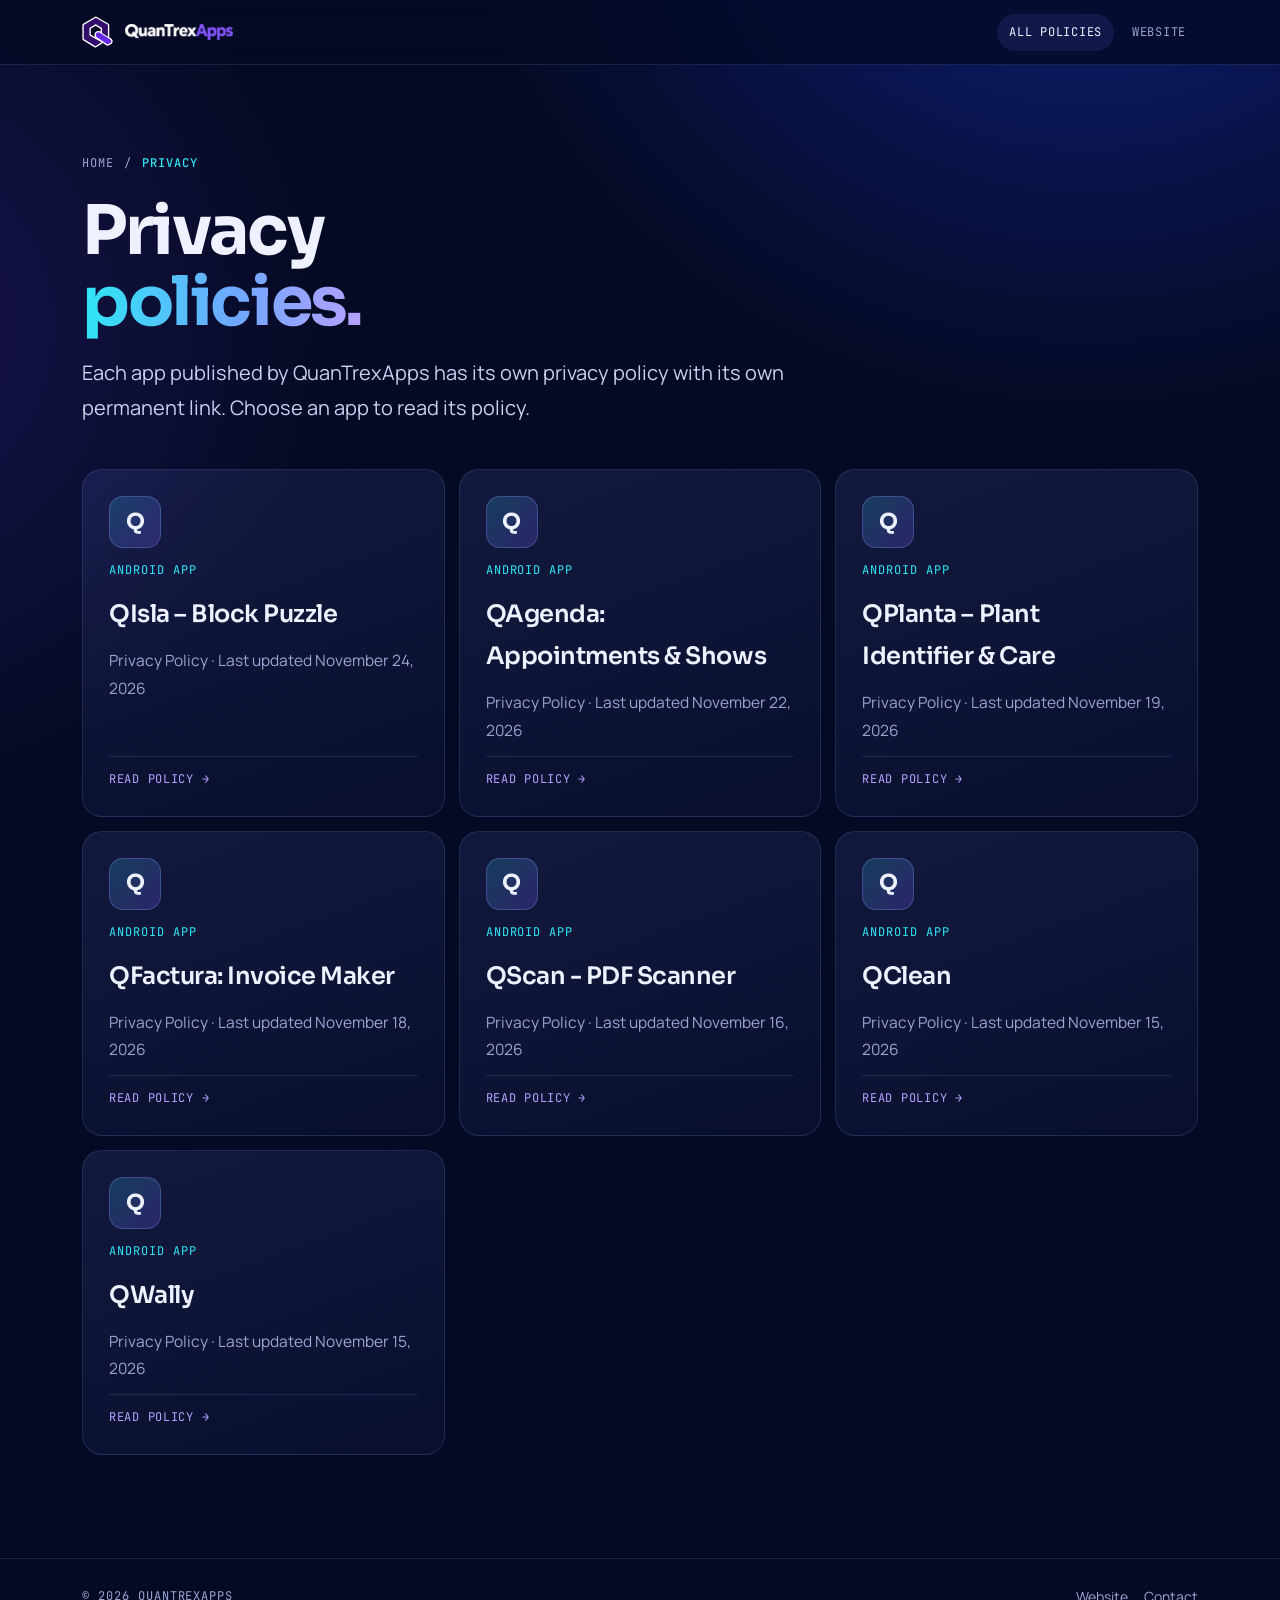
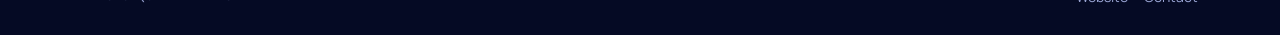
<file: privacy/index.html>
<!doctype html>
<html lang="en">
<head>
<meta charset="utf-8">
<meta name="viewport" content="width=device-width, initial-scale=1, viewport-fit=cover">
<title>Privacy Policies · QuanTrexApps</title>
<meta name="description" content="Privacy policies for apps published by QuanTrexApps.">
<link rel="canonical" href="https://www.quantrexapps.com/privacy/">
<meta name="theme-color" content="#050A24">
<link rel="icon" type="image/svg+xml" href="../assets/brand/quantrexapps-mark.svg">
<link rel="preconnect" href="https://fonts.googleapis.com">
<link rel="preconnect" href="https://fonts.gstatic.com" crossorigin>
<link rel="stylesheet" href="https://fonts.googleapis.com/css2?family=Sora:wght@400;600;700&family=Manrope:wght@400;500;600&family=JetBrains+Mono:wght@400;500&display=swap">
<link rel="stylesheet" href="privacy.css">
</head>
<body>
<header class="top">
  <div class="wrap">
    <a class="logo" href="../" aria-label="QuanTrexApps home">
      <img class="lm" src="../assets/brand/quantrexapps-mark.svg" alt="">
      <img class="lw" src="../assets/brand/quantrexapps-wordmark.png" alt="QuanTrexApps">
    </a>
    <nav aria-label="Privacy">
      <a href="./" aria-current="page">All policies</a>
      <a class="hide-sm" href="../">Website</a>
    </nav>
  </div>
</header>

<main>
  <section class="hero">
    <div class="wrap">
      <div class="crumb mono"><a href="../">Home</a><span>/</span><b>Privacy</b></div>
      <h1>Privacy<br><span class="grad">policies.</span></h1>
      <p class="lede">Each app published by QuanTrexApps has its own privacy policy with its own permanent link. Choose an app to read its policy.</p>
    </div>
  </section>

  <div class="wrap">
    <!-- To add an app: create privacy/<app-name>/index.html (copy privacy/qwally/index.html) and add a card below. -->
    <div class="apps">
      <a class="app" href="qisla/">
        <span class="ic" aria-hidden="true">Q</span>
        <span class="mono">Android app</span>
        <h2>QIsla – Block Puzzle</h2>
        <p>Privacy Policy · Last updated November 24, 2026</p>
        <span class="go">Read policy →</span>
      </a>
      <a class="app" href="qagenda/">
        <span class="ic" aria-hidden="true">Q</span>
        <span class="mono">Android app</span>
        <h2>QAgenda: Appointments &amp; Shows</h2>
        <p>Privacy Policy · Last updated November 22, 2026</p>
        <span class="go">Read policy →</span>
      </a>
      <a class="app" href="qplanta/">
        <span class="ic" aria-hidden="true">Q</span>
        <span class="mono">Android app</span>
        <h2>QPlanta – Plant Identifier &amp; Care</h2>
        <p>Privacy Policy · Last updated November 19, 2026</p>
        <span class="go">Read policy →</span>
      </a>
      <a class="app" href="qfactura/">
        <span class="ic" aria-hidden="true">Q</span>
        <span class="mono">Android app</span>
        <h2>QFactura: Invoice Maker</h2>
        <p>Privacy Policy · Last updated November 18, 2026</p>
        <span class="go">Read policy →</span>
      </a>
      <a class="app" href="qscan/">
        <span class="ic" aria-hidden="true">Q</span>
        <span class="mono">Android app</span>
        <h2>QScan - PDF Scanner</h2>
        <p>Privacy Policy · Last updated November 16, 2026</p>
        <span class="go">Read policy →</span>
      </a>
      <a class="app" href="qclean/">
        <span class="ic" aria-hidden="true">Q</span>
        <span class="mono">Android app</span>
        <h2>QClean</h2>
        <p>Privacy Policy · Last updated November 15, 2026</p>
        <span class="go">Read policy →</span>
      </a>
      <a class="app" href="qwally/">
        <span class="ic" aria-hidden="true">Q</span>
        <span class="mono">Android app</span>
        <h2>QWally</h2>
        <p>Privacy Policy · Last updated November 15, 2026</p>
        <span class="go">Read policy →</span>
      </a>
    </div>
  </div>
</main>

<footer>
  <div class="wrap">
    <span class="mono">© 2026 QuanTrexApps</span>
    <nav aria-label="Footer"><a href="../">Website</a><a href="../#contact">Contact</a></nav>
  </div>
</footer>
</body>
</html>
</file>
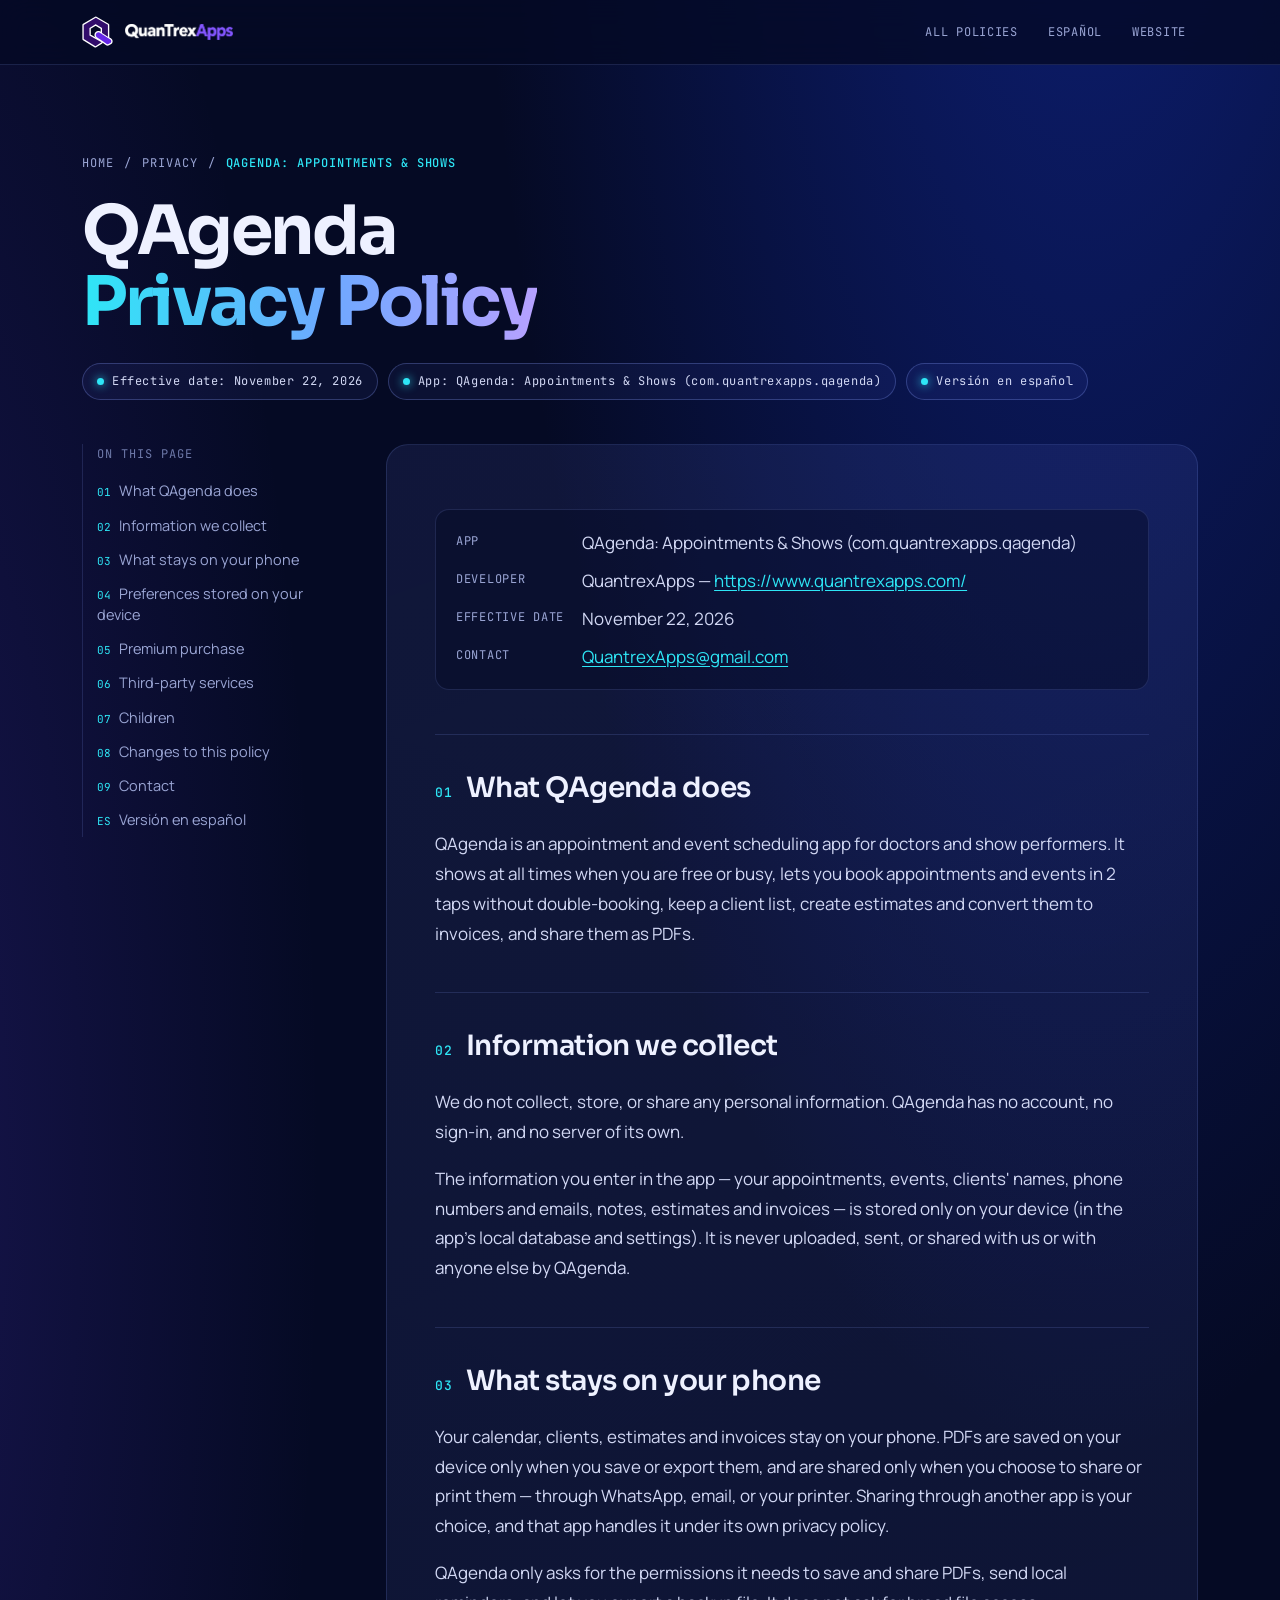
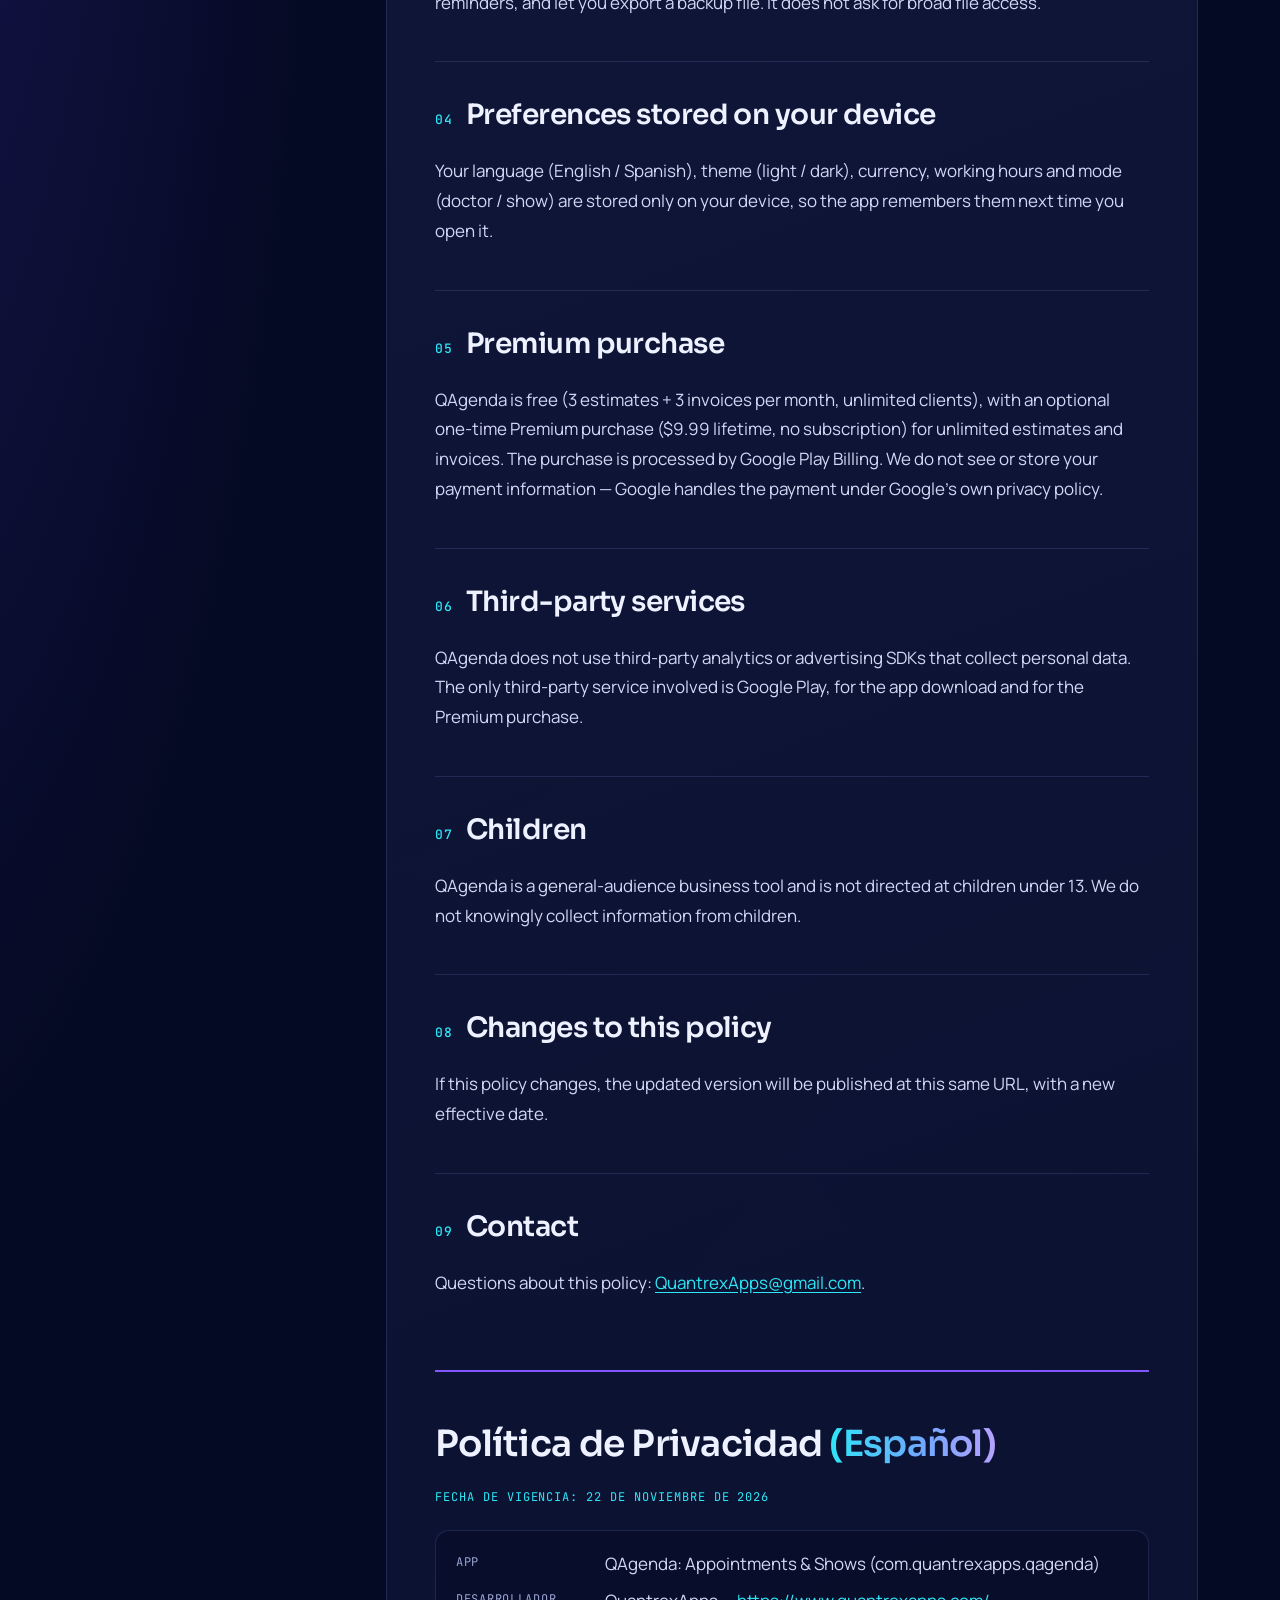
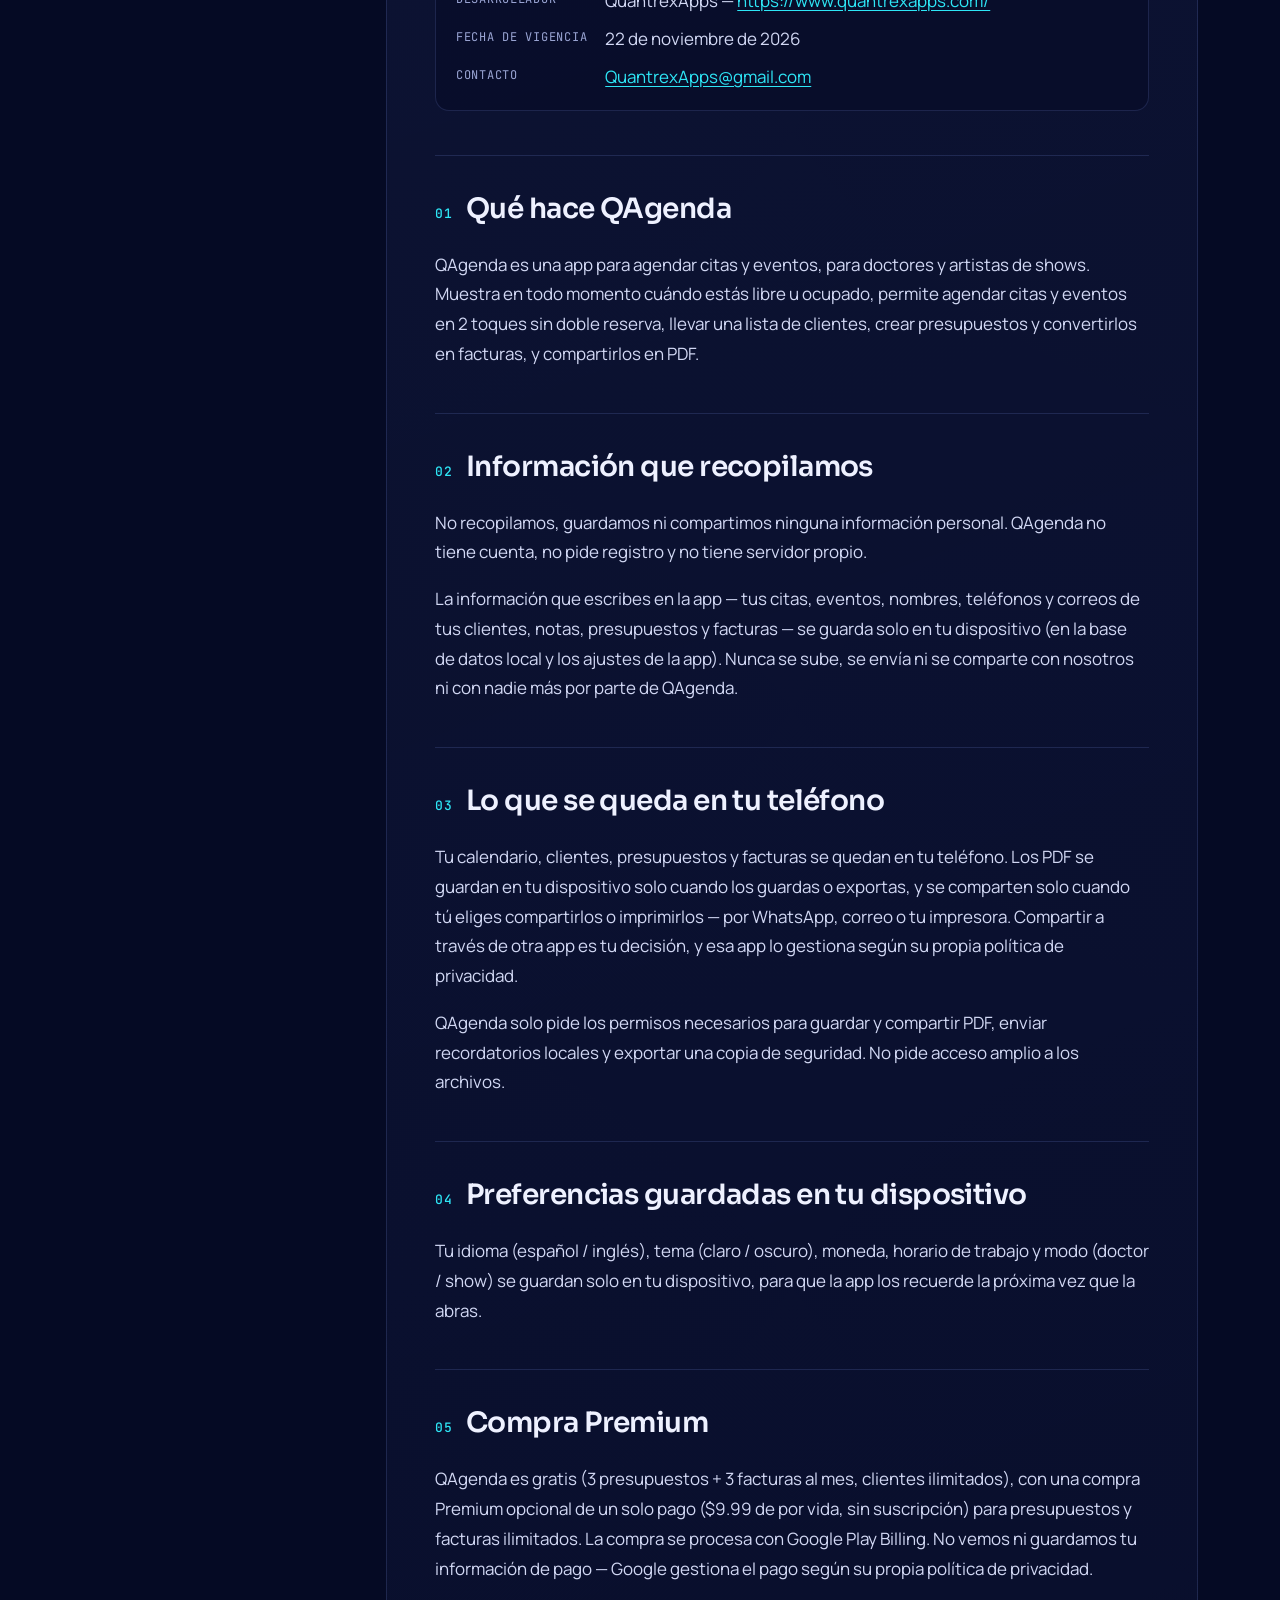
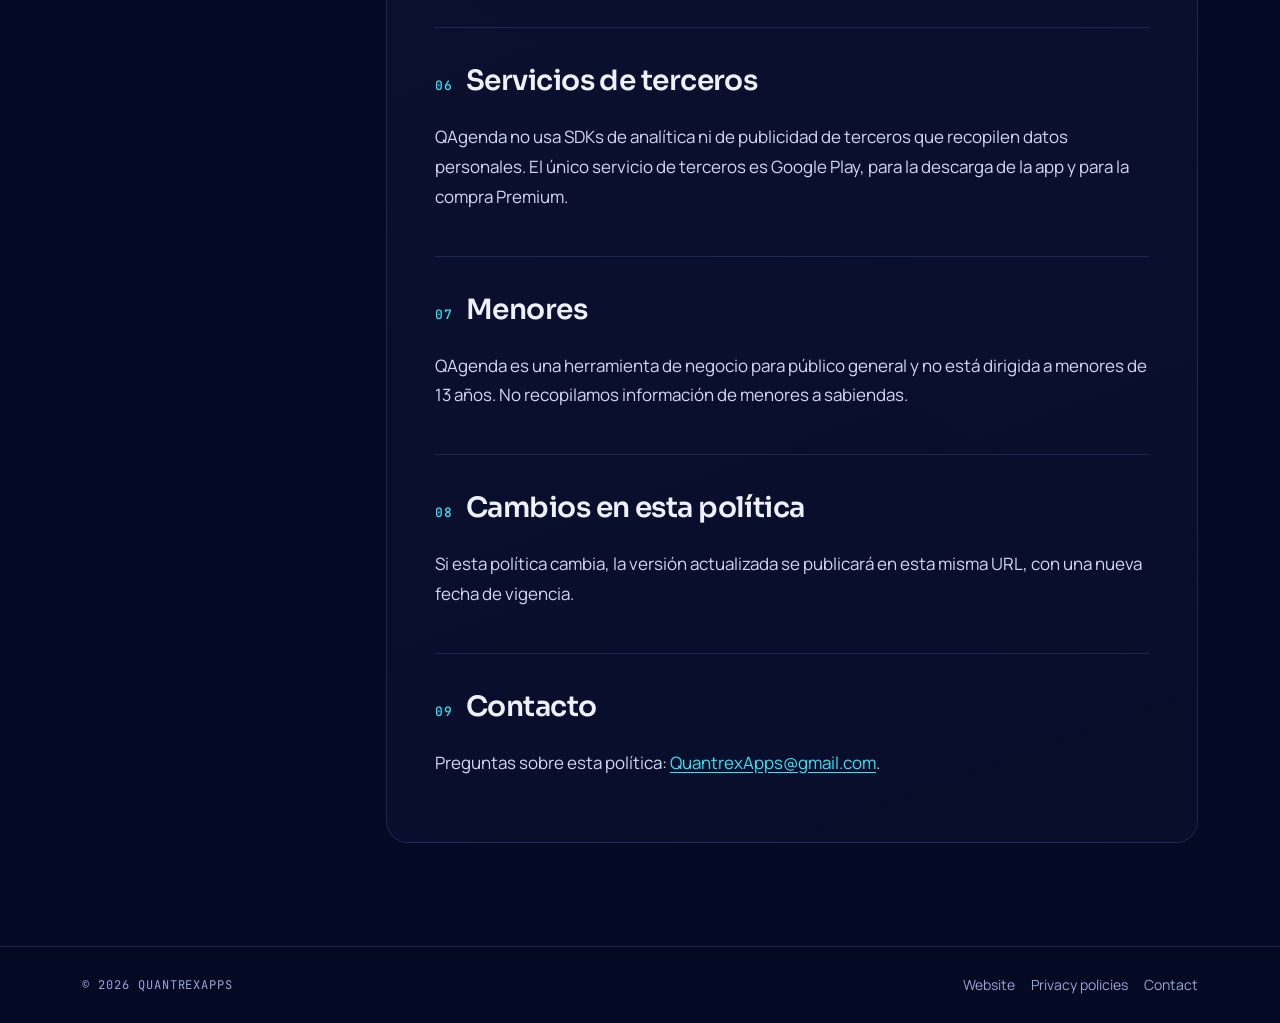
<file: privacy/qagenda/index.html>
<!doctype html>
<html lang="en">
<head>
<meta charset="utf-8">
<meta name="viewport" content="width=device-width, initial-scale=1, viewport-fit=cover">
<title>QAgenda: Appointments &amp; Shows Privacy Policy · QuanTrexApps</title>
<meta name="description" content="Privacy Policy for QAgenda: Appointments &amp; Shows. QAgenda does not collect, store or share any personal information: no account, no sign-in, no server; everything stays on your device. English and Spanish.">
<link rel="canonical" href="https://www.quantrexapps.com/privacy/qagenda/">
<meta name="theme-color" content="#050A24">
<link rel="icon" type="image/svg+xml" href="../../assets/brand/quantrexapps-mark.svg">
<link rel="preconnect" href="https://fonts.googleapis.com">
<link rel="preconnect" href="https://fonts.gstatic.com" crossorigin>
<link rel="stylesheet" href="https://fonts.googleapis.com/css2?family=Sora:wght@400;600;700&family=Manrope:wght@400;500;600&family=JetBrains+Mono:wght@400;500&display=swap">
<link rel="stylesheet" href="../privacy.css">
</head>
<body>
<header class="top">
  <div class="wrap">
    <a class="logo" href="../../" aria-label="QuanTrexApps home">
      <img class="lm" src="../../assets/brand/quantrexapps-mark.svg" alt="">
      <img class="lw" src="../../assets/brand/quantrexapps-wordmark.png" alt="QuanTrexApps">
    </a>
    <nav aria-label="Privacy">
      <a href="../">All policies</a>
      <a href="#es" lang="es">Español</a>
      <a class="hide-sm" href="../../">Website</a>
    </nav>
  </div>
</header>

<main>
  <section class="hero">
    <div class="wrap">
      <div>
      <div class="crumb mono"><a href="../../">Home</a><span>/</span><a href="../">Privacy</a><span>/</span><b>QAgenda: Appointments &amp; Shows</b></div>
      <h1>QAgenda<br><span class="grad">Privacy Policy</span></h1>
      <div class="meta"><span class="pill">Effective date: November 22, 2026</span><span class="pill">App: QAgenda: Appointments &amp; Shows (com.quantrexapps.qagenda)</span><span class="pill" lang="es"><a href="#es">Versión en español</a></span></div>
      </div>
    </div>
  </section>

  <div class="wrap doc">
    <nav class="toc" aria-label="On this page">
      <span class="mono">On this page</span>
      <a href="#what"><span>01</span>What QAgenda does</a>
      <a href="#collect"><span>02</span>Information we collect</a>
      <a href="#device"><span>03</span>What stays on your phone</a>
      <a href="#prefs"><span>04</span>Preferences stored on your device</a>
      <a href="#premium"><span>05</span>Premium purchase</a>
      <a href="#third"><span>06</span>Third-party services</a>
      <a href="#children"><span>07</span>Children</a>
      <a href="#changes"><span>08</span>Changes to this policy</a>
      <a href="#contact"><span>09</span>Contact</a>
      <a href="#es" lang="es"><span>ES</span>Versión en español</a>
    </nav>

    <article class="card">
      <dl class="contact">
        <dt>App</dt><dd>QAgenda: Appointments &amp; Shows (com.quantrexapps.qagenda)</dd>
        <dt>Developer</dt><dd>QuantrexApps — <a href="https://www.quantrexapps.com/">https://www.quantrexapps.com/</a></dd>
        <dt>Effective date</dt><dd>November 22, 2026</dd>
        <dt>Contact</dt><dd><a href="mailto:QuantrexApps@gmail.com">QuantrexApps@gmail.com</a></dd>
      </dl>

      <h2 id="what"><span class="n">01</span>What QAgenda does</h2>
      <p>QAgenda is an appointment and event scheduling app for doctors and show performers. It shows at all times when you are free or busy, lets you book appointments and events in 2 taps without double-booking, keep a client list, create estimates and convert them to invoices, and share them as PDFs.</p>

      <h2 id="collect"><span class="n">02</span>Information we collect</h2>
      <p>We do not collect, store, or share any personal information. QAgenda has no account, no sign-in, and no server of its own.</p>
      <p>The information you enter in the app — your appointments, events, clients' names, phone numbers and emails, notes, estimates and invoices — is stored only on your device (in the app's local database and settings). It is never uploaded, sent, or shared with us or with anyone else by QAgenda.</p>

      <h2 id="device"><span class="n">03</span>What stays on your phone</h2>
      <p>Your calendar, clients, estimates and invoices stay on your phone. PDFs are saved on your device only when you save or export them, and are shared only when you choose to share or print them — through WhatsApp, email, or your printer. Sharing through another app is your choice, and that app handles it under its own privacy policy.</p>
      <p>QAgenda only asks for the permissions it needs to save and share PDFs, send local reminders, and let you export a backup file. It does not ask for broad file access.</p>

      <h2 id="prefs"><span class="n">04</span>Preferences stored on your device</h2>
      <p>Your language (English / Spanish), theme (light / dark), currency, working hours and mode (doctor / show) are stored only on your device, so the app remembers them next time you open it.</p>

      <h2 id="premium"><span class="n">05</span>Premium purchase</h2>
      <p>QAgenda is free (3 estimates + 3 invoices per month, unlimited clients), with an optional one-time Premium purchase ($9.99 lifetime, no subscription) for unlimited estimates and invoices. The purchase is processed by Google Play Billing. We do not see or store your payment information — Google handles the payment under Google's own privacy policy.</p>

      <h2 id="third"><span class="n">06</span>Third-party services</h2>
      <p>QAgenda does not use third-party analytics or advertising SDKs that collect personal data. The only third-party service involved is Google Play, for the app download and for the Premium purchase.</p>

      <h2 id="children"><span class="n">07</span>Children</h2>
      <p>QAgenda is a general-audience business tool and is not directed at children under 13. We do not knowingly collect information from children.</p>

      <h2 id="changes"><span class="n">08</span>Changes to this policy</h2>
      <p>If this policy changes, the updated version will be published at this same URL, with a new effective date.</p>

      <h2 id="contact"><span class="n">09</span>Contact</h2>
      <p>Questions about this policy: <a href="mailto:QuantrexApps@gmail.com">QuantrexApps@gmail.com</a>.</p>

      <section lang="es" aria-labelledby="es">
        <h2 id="es" class="lang-head">Política de Privacidad <span class="grad">(Español)</span></h2>
        <p class="mono es-date">Fecha de vigencia: 22 de noviembre de 2026</p>

        <dl class="contact">
          <dt>App</dt><dd>QAgenda: Appointments &amp; Shows (com.quantrexapps.qagenda)</dd>
          <dt>Desarrollador</dt><dd>QuantrexApps — <a href="https://www.quantrexapps.com/">https://www.quantrexapps.com/</a></dd>
          <dt>Fecha de vigencia</dt><dd>22 de noviembre de 2026</dd>
          <dt>Contacto</dt><dd><a href="mailto:QuantrexApps@gmail.com">QuantrexApps@gmail.com</a></dd>
        </dl>

        <h2 id="es-what"><span class="n">01</span>Qué hace QAgenda</h2>
        <p>QAgenda es una app para agendar citas y eventos, para doctores y artistas de shows. Muestra en todo momento cuándo estás libre u ocupado, permite agendar citas y eventos en 2 toques sin doble reserva, llevar una lista de clientes, crear presupuestos y convertirlos en facturas, y compartirlos en PDF.</p>

        <h2 id="es-collect"><span class="n">02</span>Información que recopilamos</h2>
        <p>No recopilamos, guardamos ni compartimos ninguna información personal. QAgenda no tiene cuenta, no pide registro y no tiene servidor propio.</p>
        <p>La información que escribes en la app — tus citas, eventos, nombres, teléfonos y correos de tus clientes, notas, presupuestos y facturas — se guarda solo en tu dispositivo (en la base de datos local y los ajustes de la app). Nunca se sube, se envía ni se comparte con nosotros ni con nadie más por parte de QAgenda.</p>

        <h2 id="es-device"><span class="n">03</span>Lo que se queda en tu teléfono</h2>
        <p>Tu calendario, clientes, presupuestos y facturas se quedan en tu teléfono. Los PDF se guardan en tu dispositivo solo cuando los guardas o exportas, y se comparten solo cuando tú eliges compartirlos o imprimirlos — por WhatsApp, correo o tu impresora. Compartir a través de otra app es tu decisión, y esa app lo gestiona según su propia política de privacidad.</p>
        <p>QAgenda solo pide los permisos necesarios para guardar y compartir PDF, enviar recordatorios locales y exportar una copia de seguridad. No pide acceso amplio a los archivos.</p>

        <h2 id="es-prefs"><span class="n">04</span>Preferencias guardadas en tu dispositivo</h2>
        <p>Tu idioma (español / inglés), tema (claro / oscuro), moneda, horario de trabajo y modo (doctor / show) se guardan solo en tu dispositivo, para que la app los recuerde la próxima vez que la abras.</p>

        <h2 id="es-premium"><span class="n">05</span>Compra Premium</h2>
        <p>QAgenda es gratis (3 presupuestos + 3 facturas al mes, clientes ilimitados), con una compra Premium opcional de un solo pago ($9.99 de por vida, sin suscripción) para presupuestos y facturas ilimitados. La compra se procesa con Google Play Billing. No vemos ni guardamos tu información de pago — Google gestiona el pago según su propia política de privacidad.</p>

        <h2 id="es-third"><span class="n">06</span>Servicios de terceros</h2>
        <p>QAgenda no usa SDKs de analítica ni de publicidad de terceros que recopilen datos personales. El único servicio de terceros es Google Play, para la descarga de la app y para la compra Premium.</p>

        <h2 id="es-children"><span class="n">07</span>Menores</h2>
        <p>QAgenda es una herramienta de negocio para público general y no está dirigida a menores de 13 años. No recopilamos información de menores a sabiendas.</p>

        <h2 id="es-changes"><span class="n">08</span>Cambios en esta política</h2>
        <p>Si esta política cambia, la versión actualizada se publicará en esta misma URL, con una nueva fecha de vigencia.</p>

        <h2 id="es-contact"><span class="n">09</span>Contacto</h2>
        <p>Preguntas sobre esta política: <a href="mailto:QuantrexApps@gmail.com">QuantrexApps@gmail.com</a>.</p>
      </section>
    </article>
  </div>
</main>

<footer>
  <div class="wrap">
    <span class="mono">© 2026 QuanTrexApps</span>
    <nav aria-label="Footer"><a href="../../">Website</a><a href="../">Privacy policies</a><a href="../../#contact">Contact</a></nav>
  </div>
</footer>
</body>
</html>
</file>
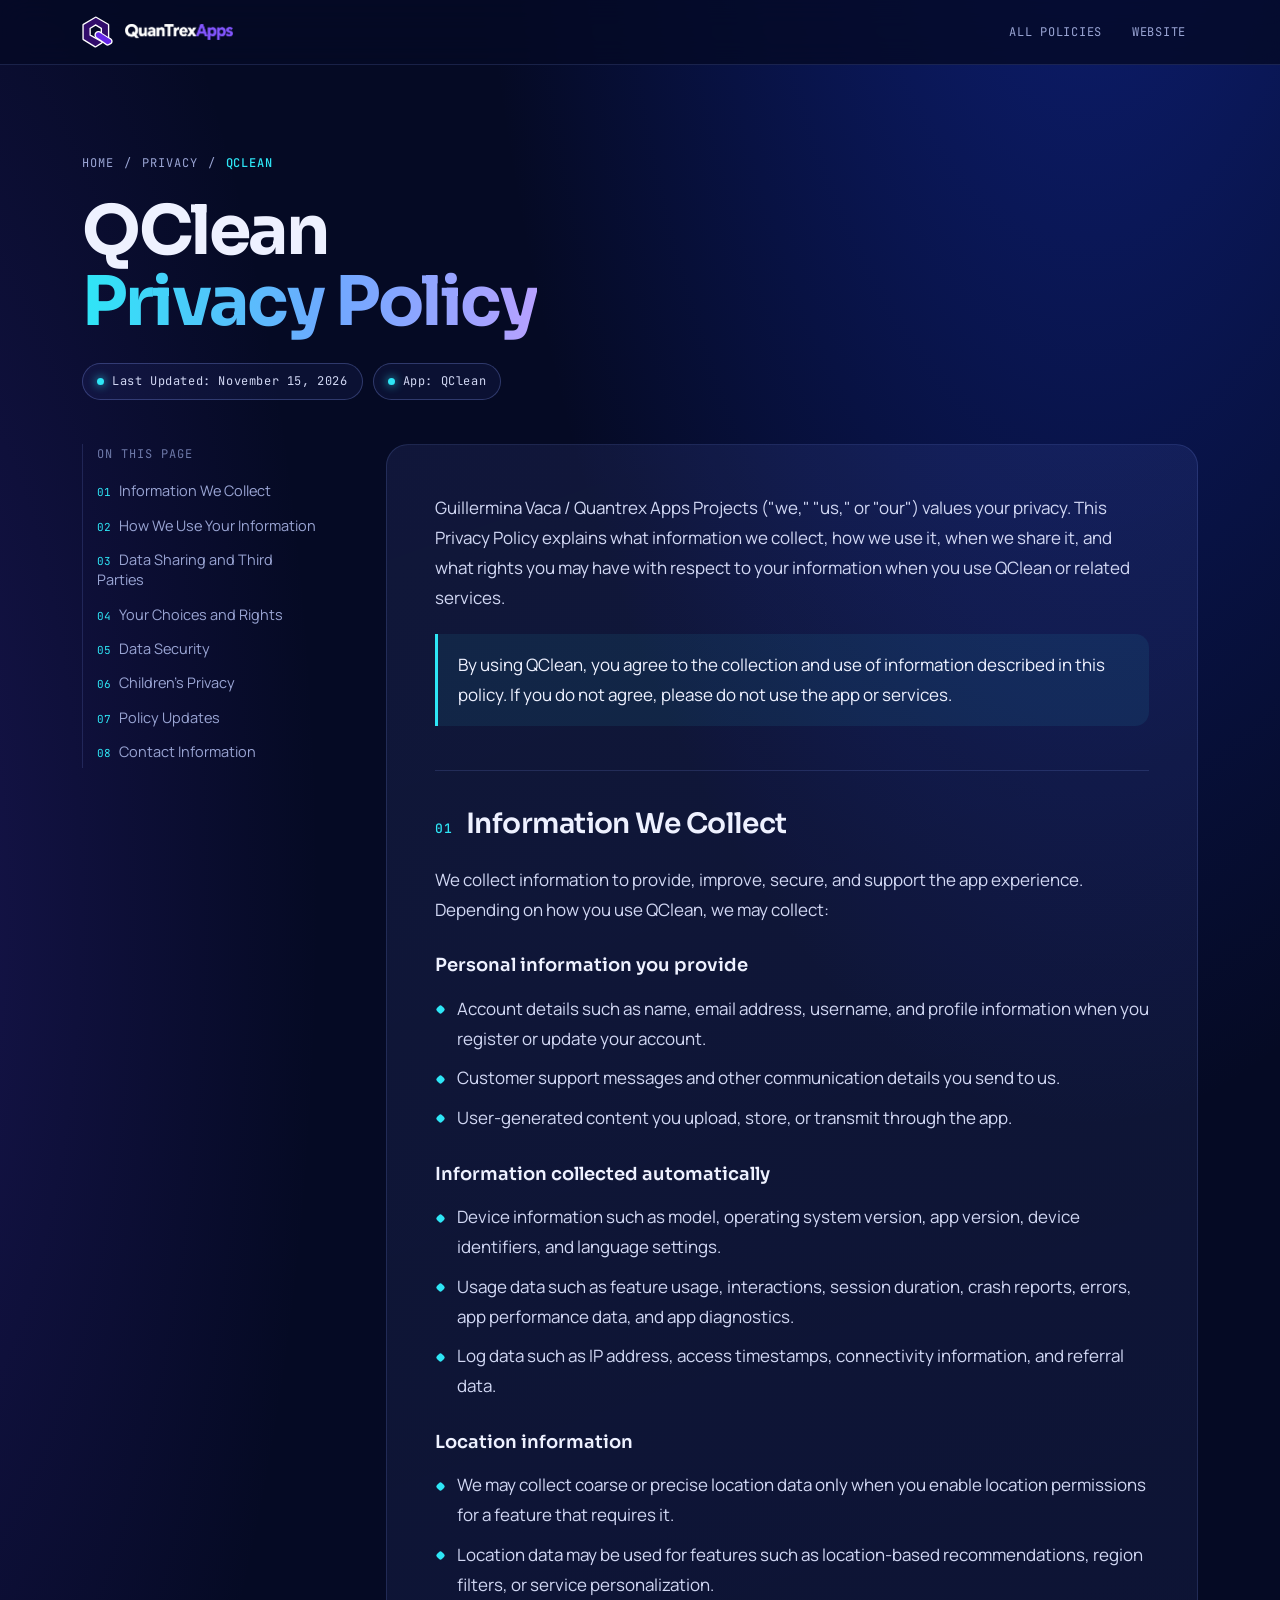
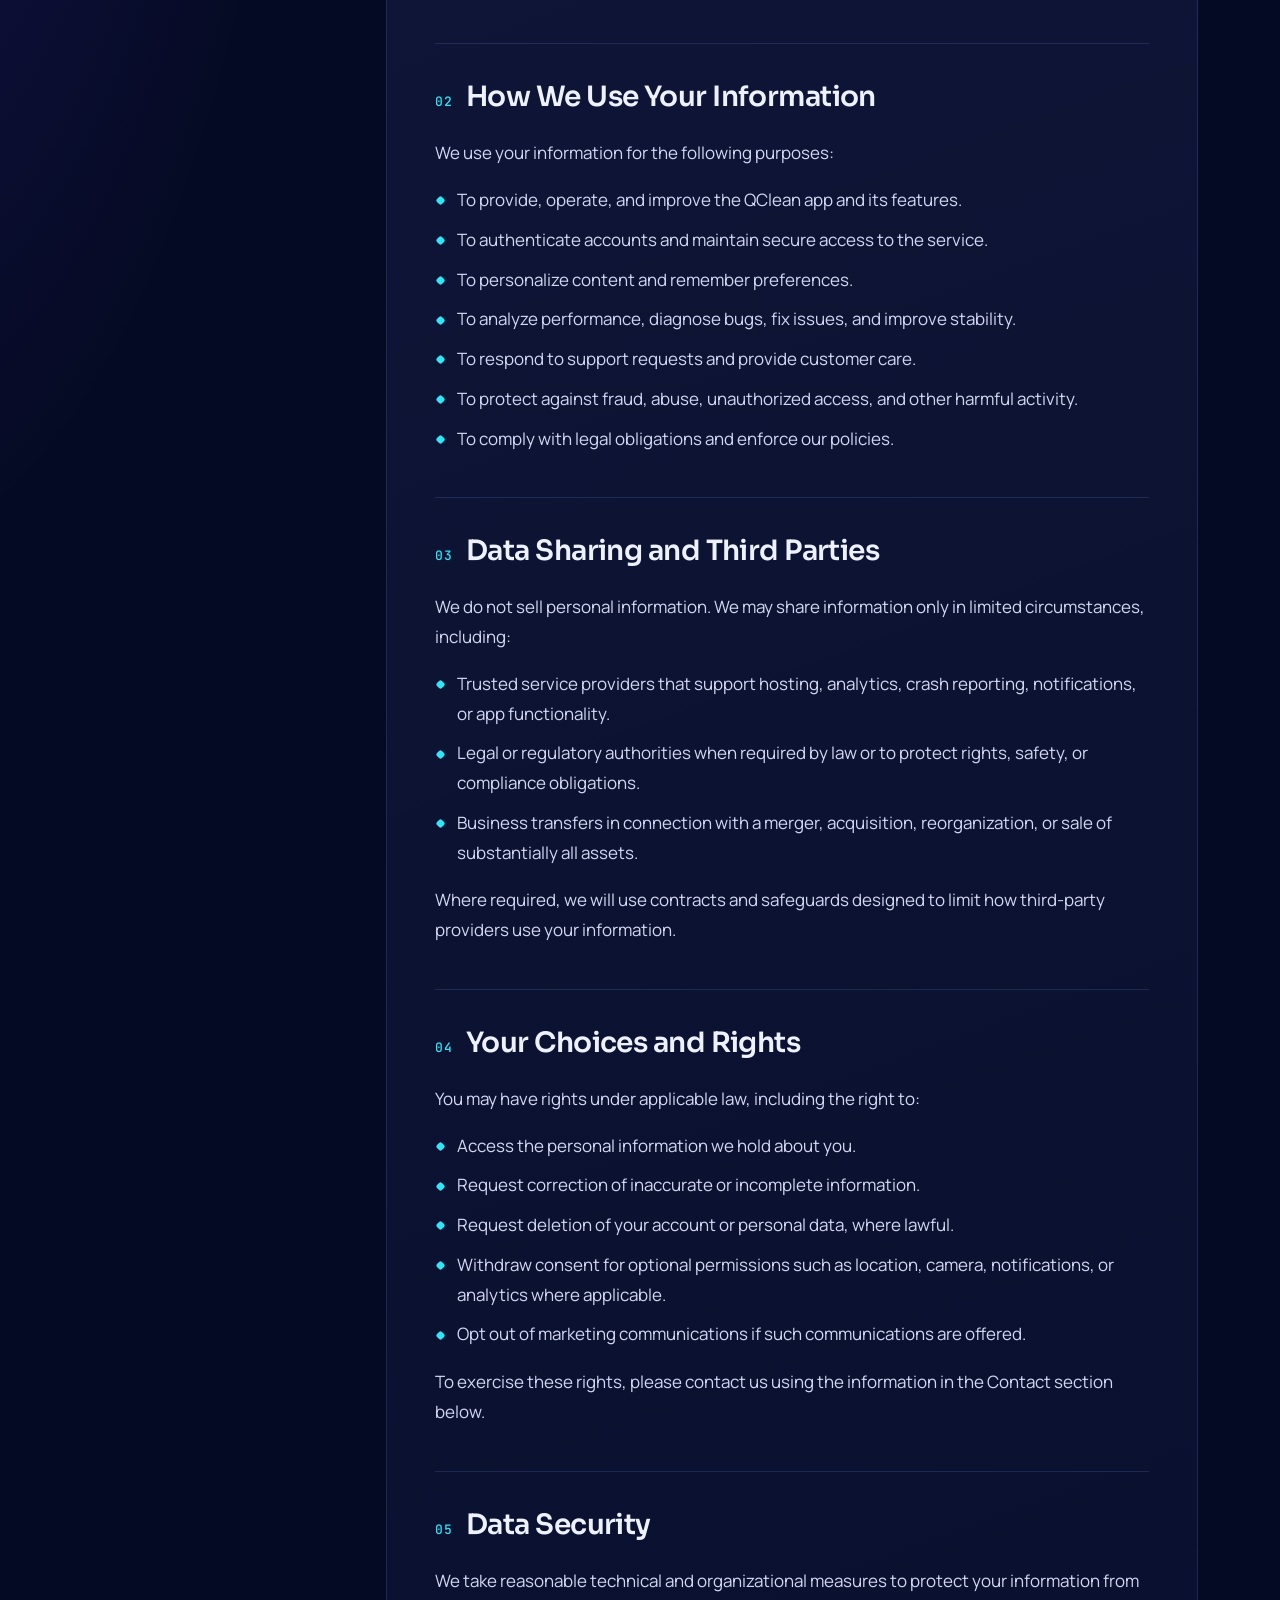
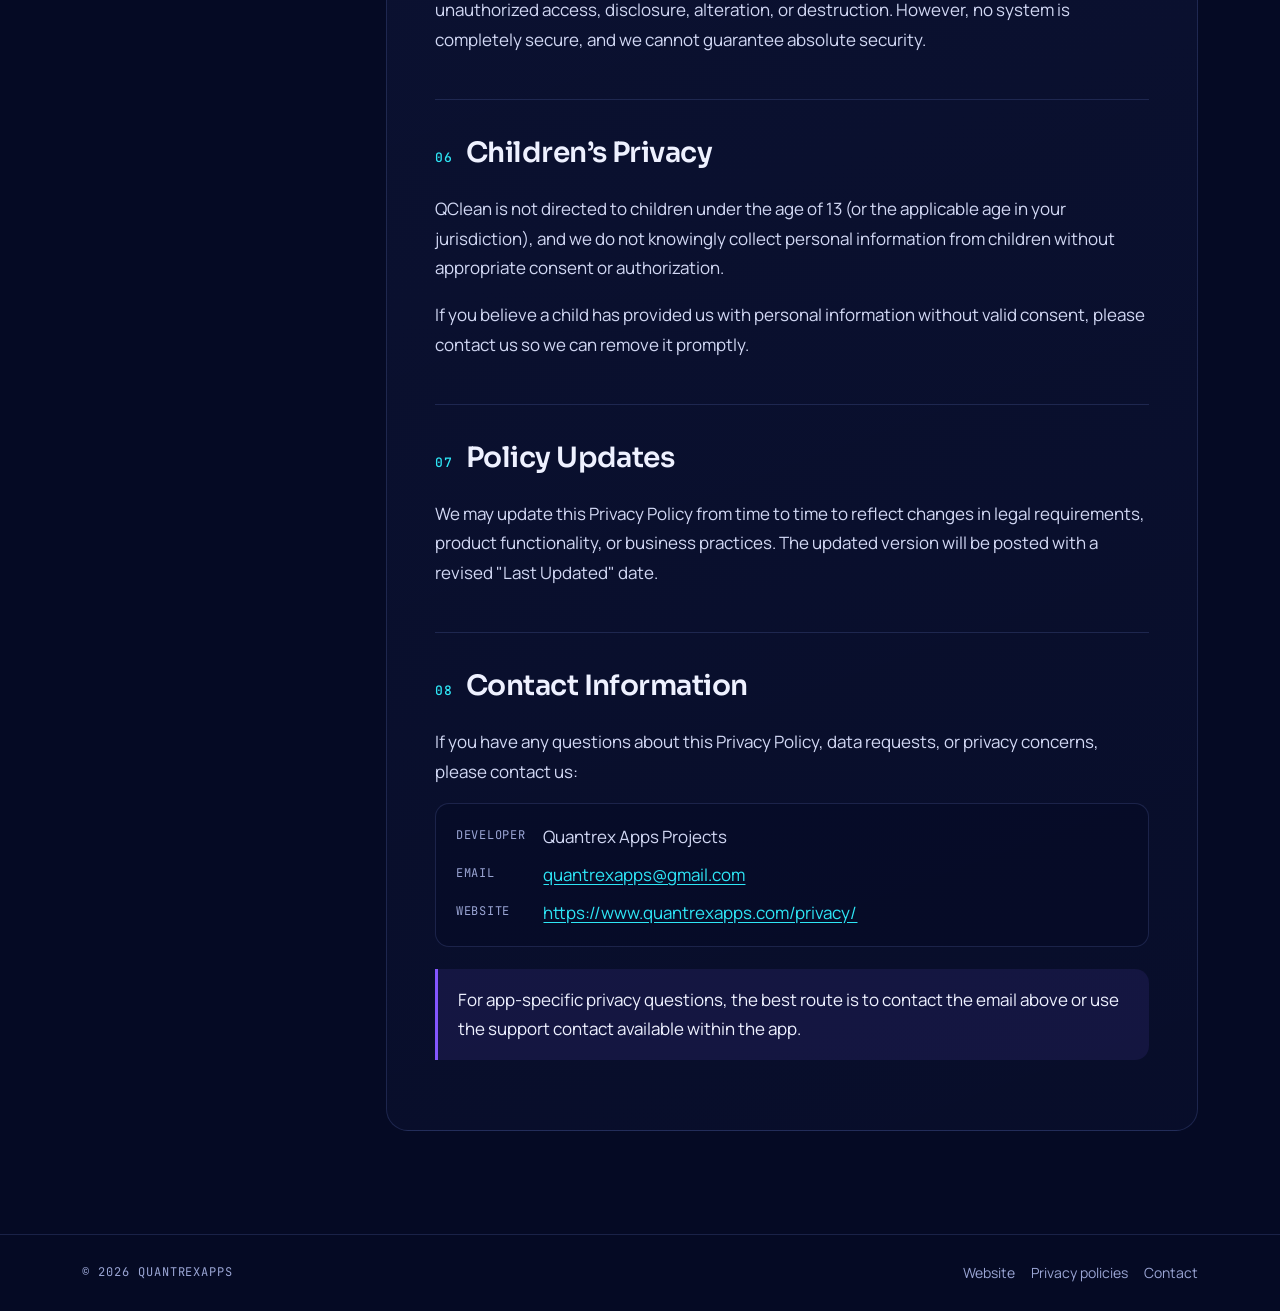
<file: privacy/qclean/index.html>
<!doctype html>
<html lang="en">
<head>
<meta charset="utf-8">
<meta name="viewport" content="width=device-width, initial-scale=1, viewport-fit=cover">
<title>QClean Privacy Policy · QuanTrexApps</title>
<meta name="description" content="Privacy Policy for QClean and related Quantrex Apps Projects services.">
<link rel="canonical" href="https://www.quantrexapps.com/privacy/qclean/">
<meta name="theme-color" content="#050A24">
<link rel="icon" type="image/svg+xml" href="../../assets/brand/quantrexapps-mark.svg">
<link rel="preconnect" href="https://fonts.googleapis.com">
<link rel="preconnect" href="https://fonts.gstatic.com" crossorigin>
<link rel="stylesheet" href="https://fonts.googleapis.com/css2?family=Sora:wght@400;600;700&family=Manrope:wght@400;500;600&family=JetBrains+Mono:wght@400;500&display=swap">
<link rel="stylesheet" href="../privacy.css">
</head>
<body>
<header class="top">
  <div class="wrap">
    <a class="logo" href="../../" aria-label="QuanTrexApps home">
      <img class="lm" src="../../assets/brand/quantrexapps-mark.svg" alt="">
      <img class="lw" src="../../assets/brand/quantrexapps-wordmark.png" alt="QuanTrexApps">
    </a>
    <nav aria-label="Privacy">
      <a href="../">All policies</a>
      <a class="hide-sm" href="../../">Website</a>
    </nav>
  </div>
</header>

<main>
  <section class="hero">
    <div class="wrap">
      <div>
      <div class="crumb mono"><a href="../../">Home</a><span>/</span><a href="../">Privacy</a><span>/</span><b>QClean</b></div>
      <h1>QClean<br><span class="grad">Privacy Policy</span></h1>
      <div class="meta"><span class="pill">Last Updated: November 15, 2026</span><span class="pill">App: QClean</span></div>
      </div>
    </div>
  </section>

  <div class="wrap doc">
    <nav class="toc" aria-label="On this page">
      <span class="mono">On this page</span>
      <a href="#collect"><span>01</span>Information We Collect</a>
      <a href="#use"><span>02</span>How We Use Your Information</a>
      <a href="#sharing"><span>03</span>Data Sharing and Third Parties</a>
      <a href="#rights"><span>04</span>Your Choices and Rights</a>
      <a href="#security"><span>05</span>Data Security</a>
      <a href="#children"><span>06</span>Children’s Privacy</a>
      <a href="#updates"><span>07</span>Policy Updates</a>
      <a href="#contact"><span>08</span>Contact Information</a>
    </nav>

    <article class="card">
      <p>Guillermina Vaca / Quantrex Apps Projects ("we," "us," or "our") values your privacy. This Privacy Policy explains what information we collect, how we use it, when we share it, and what rights you may have with respect to your information when you use QClean or related services.</p>

      <div class="note">
        <p>By using QClean, you agree to the collection and use of information described in this policy. If you do not agree, please do not use the app or services.</p>
      </div>

      <h2 id="collect"><span class="n">01</span>Information We Collect</h2>
      <p>We collect information to provide, improve, secure, and support the app experience. Depending on how you use QClean, we may collect:</p>

      <h3>Personal information you provide</h3>
      <ul>
        <li>Account details such as name, email address, username, and profile information when you register or update your account.</li>
        <li>Customer support messages and other communication details you send to us.</li>
        <li>User-generated content you upload, store, or transmit through the app.</li>
      </ul>

      <h3>Information collected automatically</h3>
      <ul>
        <li>Device information such as model, operating system version, app version, device identifiers, and language settings.</li>
        <li>Usage data such as feature usage, interactions, session duration, crash reports, errors, app performance data, and app diagnostics.</li>
        <li>Log data such as IP address, access timestamps, connectivity information, and referral data.</li>
      </ul>

      <h3>Location information</h3>
      <ul>
        <li>We may collect coarse or precise location data only when you enable location permissions for a feature that requires it.</li>
        <li>Location data may be used for features such as location-based recommendations, region filters, or service personalization.</li>
      </ul>

      <h2 id="use"><span class="n">02</span>How We Use Your Information</h2>
      <p>We use your information for the following purposes:</p>
      <ul>
        <li>To provide, operate, and improve the QClean app and its features.</li>
        <li>To authenticate accounts and maintain secure access to the service.</li>
        <li>To personalize content and remember preferences.</li>
        <li>To analyze performance, diagnose bugs, fix issues, and improve stability.</li>
        <li>To respond to support requests and provide customer care.</li>
        <li>To protect against fraud, abuse, unauthorized access, and other harmful activity.</li>
        <li>To comply with legal obligations and enforce our policies.</li>
      </ul>

      <h2 id="sharing"><span class="n">03</span>Data Sharing and Third Parties</h2>
      <p>We do not sell personal information. We may share information only in limited circumstances, including:</p>
      <ul>
        <li>Trusted service providers that support hosting, analytics, crash reporting, notifications, or app functionality.</li>
        <li>Legal or regulatory authorities when required by law or to protect rights, safety, or compliance obligations.</li>
        <li>Business transfers in connection with a merger, acquisition, reorganization, or sale of substantially all assets.</li>
      </ul>
      <p>Where required, we will use contracts and safeguards designed to limit how third-party providers use your information.</p>

      <h2 id="rights"><span class="n">04</span>Your Choices and Rights</h2>
      <p>You may have rights under applicable law, including the right to:</p>
      <ul>
        <li>Access the personal information we hold about you.</li>
        <li>Request correction of inaccurate or incomplete information.</li>
        <li>Request deletion of your account or personal data, where lawful.</li>
        <li>Withdraw consent for optional permissions such as location, camera, notifications, or analytics where applicable.</li>
        <li>Opt out of marketing communications if such communications are offered.</li>
      </ul>
      <p>To exercise these rights, please contact us using the information in the Contact section below.</p>

      <h2 id="security"><span class="n">05</span>Data Security</h2>
      <p>We take reasonable technical and organizational measures to protect your information from unauthorized access, disclosure, alteration, or destruction. However, no system is completely secure, and we cannot guarantee absolute security.</p>

      <h2 id="children"><span class="n">06</span>Children’s Privacy</h2>
      <p>QClean is not directed to children under the age of 13 (or the applicable age in your jurisdiction), and we do not knowingly collect personal information from children without appropriate consent or authorization.</p>
      <p>If you believe a child has provided us with personal information without valid consent, please contact us so we can remove it promptly.</p>

      <h2 id="updates"><span class="n">07</span>Policy Updates</h2>
      <p>We may update this Privacy Policy from time to time to reflect changes in legal requirements, product functionality, or business practices. The updated version will be posted with a revised "Last Updated" date.</p>

      <h2 id="contact"><span class="n">08</span>Contact Information</h2>
      <p>If you have any questions about this Privacy Policy, data requests, or privacy concerns, please contact us:</p>
      <dl class="contact">
        <dt>Developer</dt><dd>Quantrex Apps Projects</dd>
        <dt>Email</dt><dd><a href="mailto:quantrexapps@gmail.com">quantrexapps@gmail.com</a></dd>
        <dt>Website</dt><dd><a href="https://www.quantrexapps.com/privacy/">https://www.quantrexapps.com/privacy/</a></dd>
      </dl>

      <div class="warn">
        <p>For app-specific privacy questions, the best route is to contact the email above or use the support contact available within the app.</p>
      </div>
    </article>
  </div>
</main>

<footer>
  <div class="wrap">
    <span class="mono">© 2026 QuanTrexApps</span>
    <nav aria-label="Footer"><a href="../../">Website</a><a href="../">Privacy policies</a><a href="../../#contact">Contact</a></nav>
  </div>
</footer>
</body>
</html>
</file>
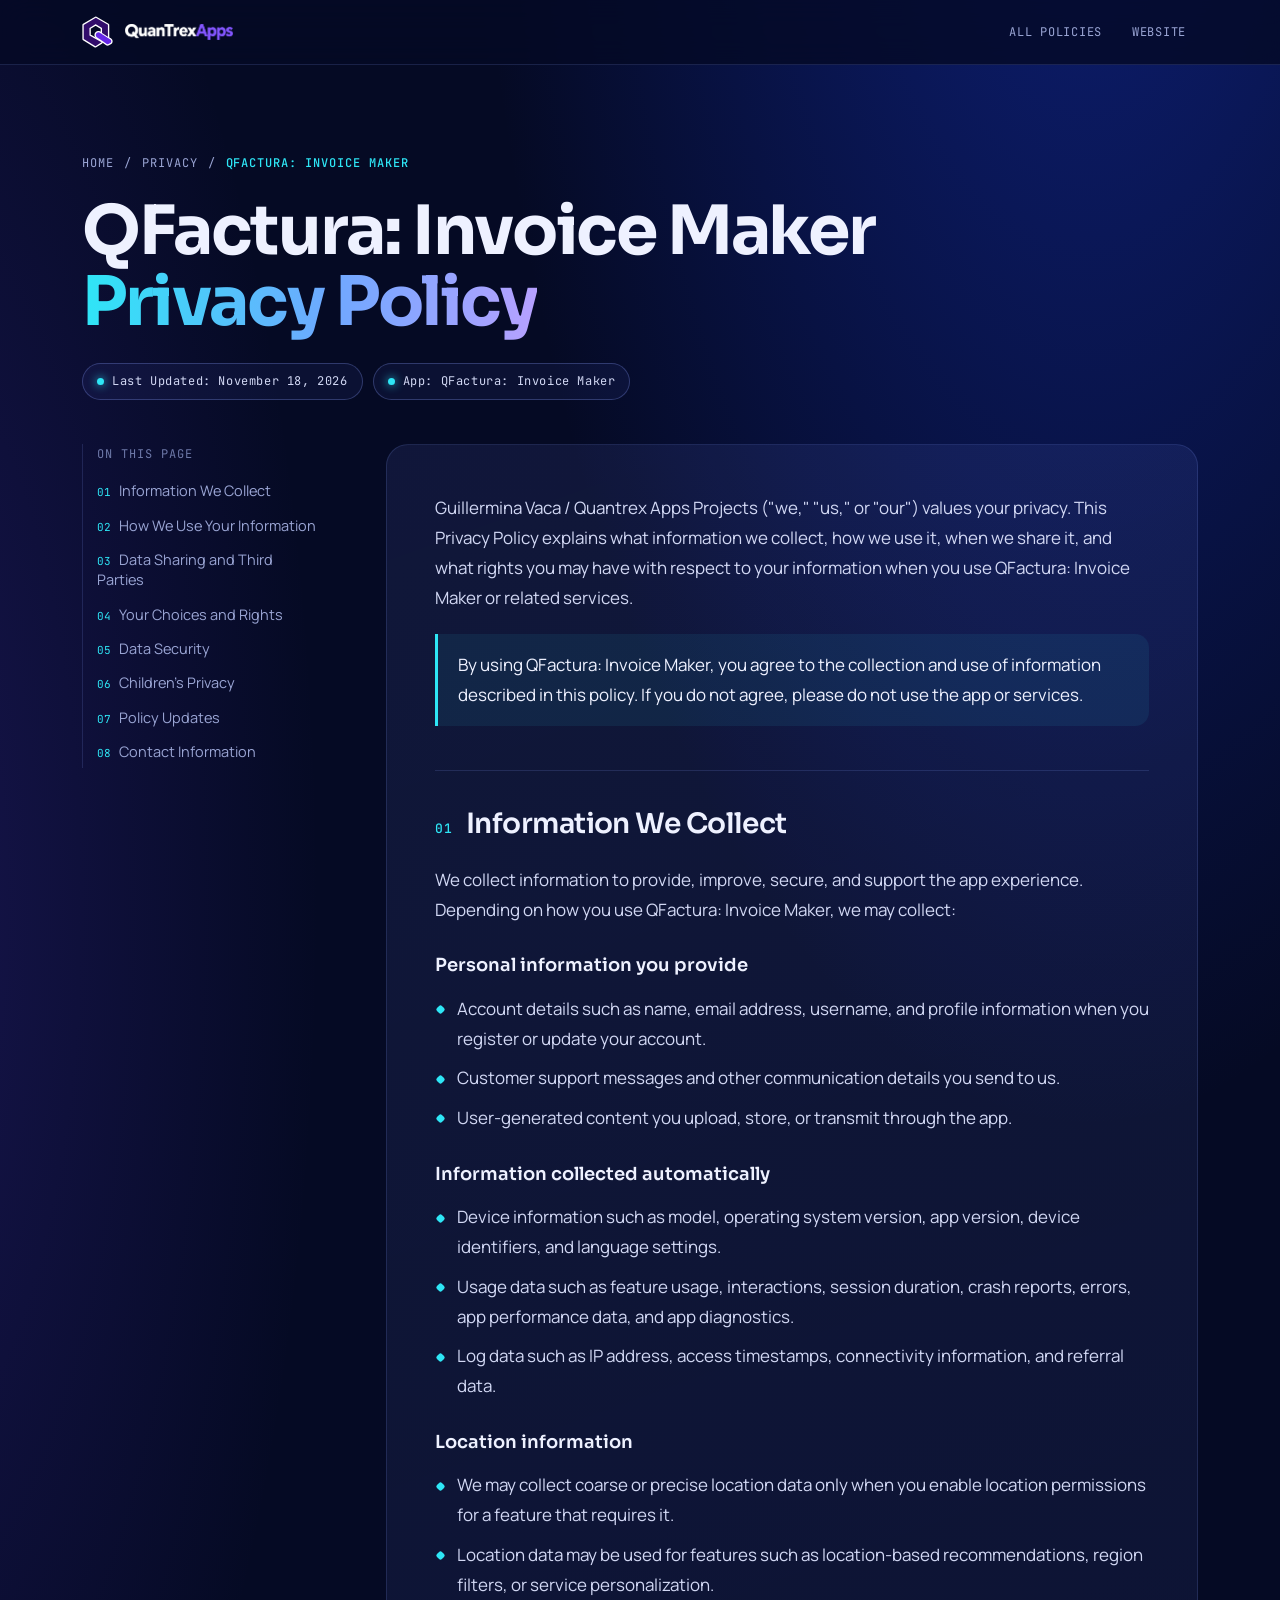
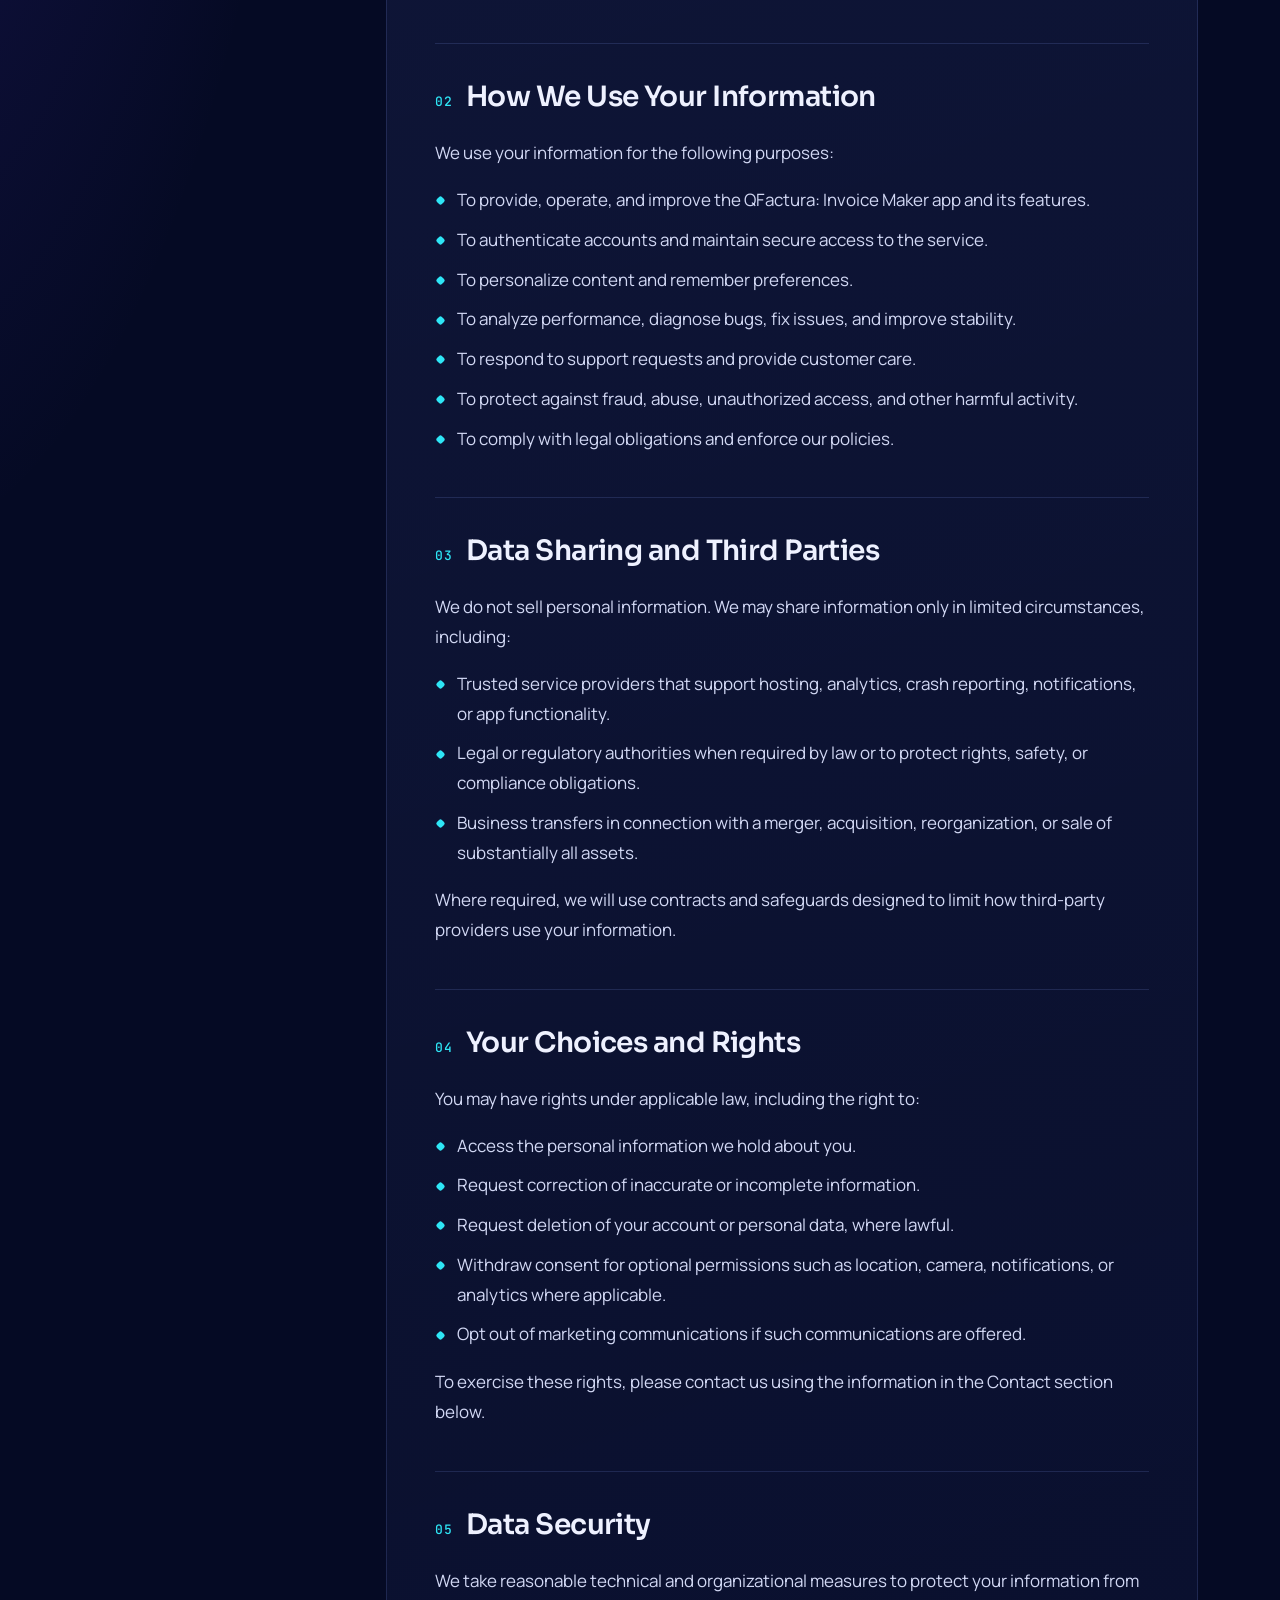
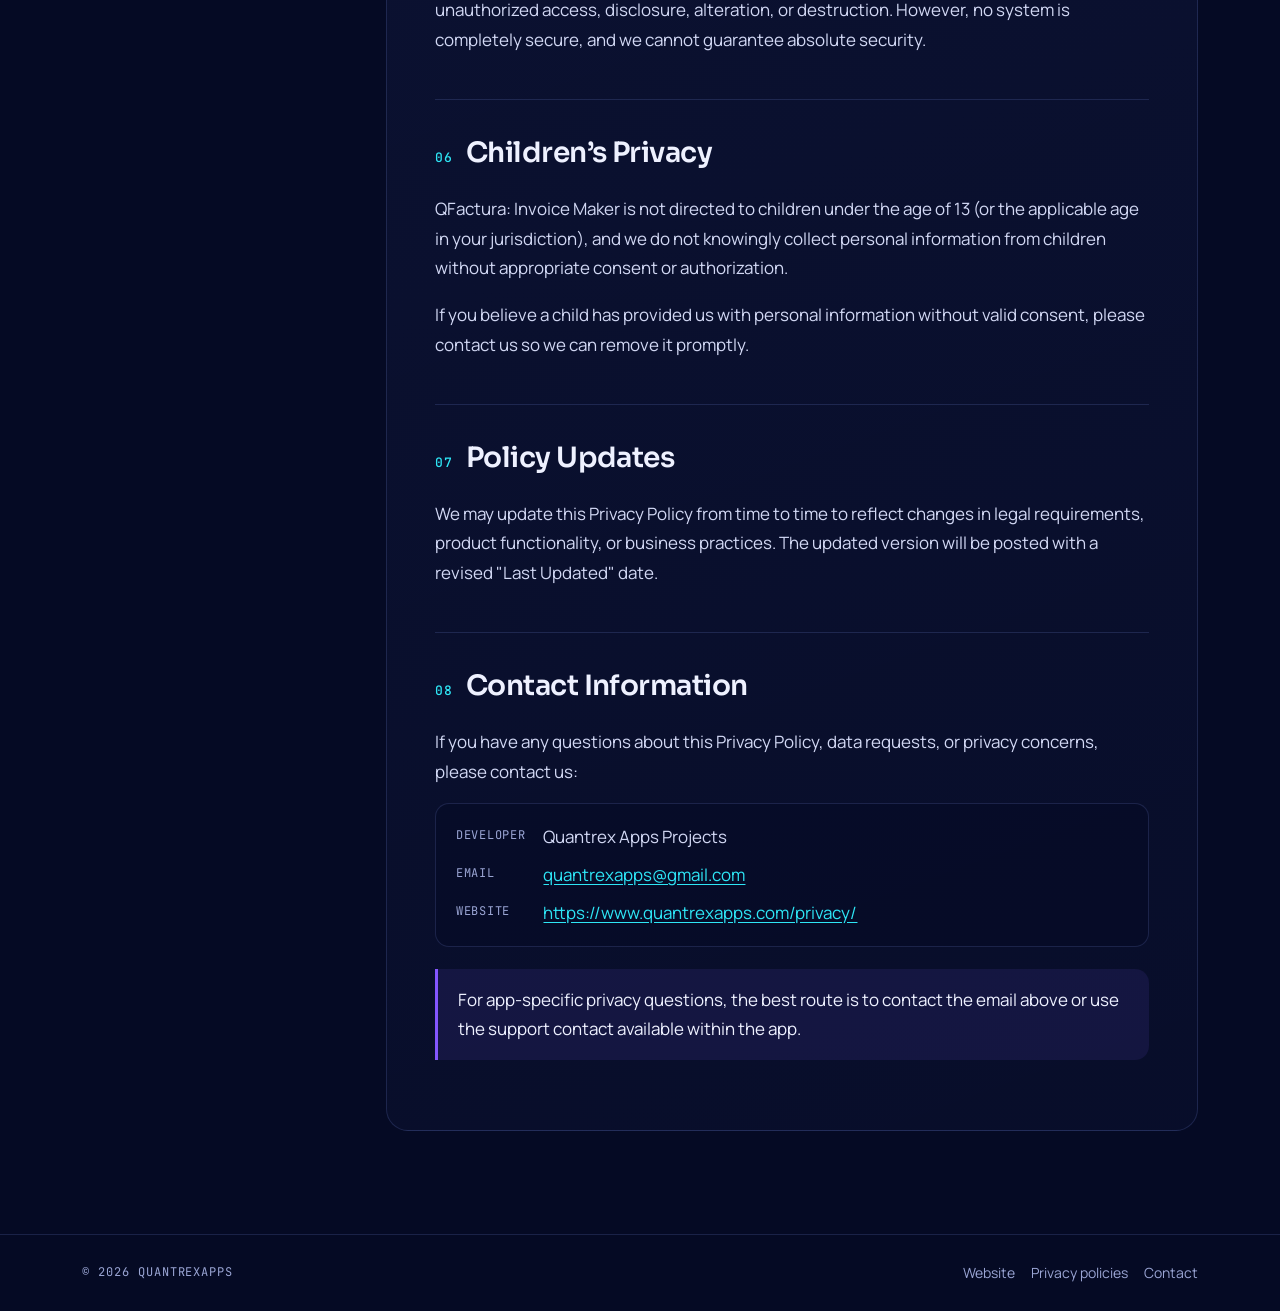
<file: privacy/qfactura/index.html>
<!doctype html>
<html lang="en">
<head>
<meta charset="utf-8">
<meta name="viewport" content="width=device-width, initial-scale=1, viewport-fit=cover">
<title>QFactura: Invoice Maker Privacy Policy · QuanTrexApps</title>
<meta name="description" content="Privacy Policy for QFactura: Invoice Maker and related Quantrex Apps Projects services.">
<link rel="canonical" href="https://www.quantrexapps.com/privacy/qfactura/">
<meta name="theme-color" content="#050A24">
<link rel="icon" type="image/svg+xml" href="../../assets/brand/quantrexapps-mark.svg">
<link rel="preconnect" href="https://fonts.googleapis.com">
<link rel="preconnect" href="https://fonts.gstatic.com" crossorigin>
<link rel="stylesheet" href="https://fonts.googleapis.com/css2?family=Sora:wght@400;600;700&family=Manrope:wght@400;500;600&family=JetBrains+Mono:wght@400;500&display=swap">
<link rel="stylesheet" href="../privacy.css">
</head>
<body>
<header class="top">
  <div class="wrap">
    <a class="logo" href="../../" aria-label="QuanTrexApps home">
      <img class="lm" src="../../assets/brand/quantrexapps-mark.svg" alt="">
      <img class="lw" src="../../assets/brand/quantrexapps-wordmark.png" alt="QuanTrexApps">
    </a>
    <nav aria-label="Privacy">
      <a href="../">All policies</a>
      <a class="hide-sm" href="../../">Website</a>
    </nav>
  </div>
</header>

<main>
  <section class="hero">
    <div class="wrap">
      <div>
      <div class="crumb mono"><a href="../../">Home</a><span>/</span><a href="../">Privacy</a><span>/</span><b>QFactura: Invoice Maker</b></div>
      <h1>QFactura: Invoice Maker<br><span class="grad">Privacy Policy</span></h1>
      <div class="meta"><span class="pill">Last Updated: November 18, 2026</span><span class="pill">App: QFactura: Invoice Maker</span></div>
      </div>
    </div>
  </section>

  <div class="wrap doc">
    <nav class="toc" aria-label="On this page">
      <span class="mono">On this page</span>
      <a href="#collect"><span>01</span>Information We Collect</a>
      <a href="#use"><span>02</span>How We Use Your Information</a>
      <a href="#sharing"><span>03</span>Data Sharing and Third Parties</a>
      <a href="#rights"><span>04</span>Your Choices and Rights</a>
      <a href="#security"><span>05</span>Data Security</a>
      <a href="#children"><span>06</span>Children’s Privacy</a>
      <a href="#updates"><span>07</span>Policy Updates</a>
      <a href="#contact"><span>08</span>Contact Information</a>
    </nav>

    <article class="card">
      <p>Guillermina Vaca / Quantrex Apps Projects ("we," "us," or "our") values your privacy. This Privacy Policy explains what information we collect, how we use it, when we share it, and what rights you may have with respect to your information when you use QFactura: Invoice Maker or related services.</p>

      <div class="note">
        <p>By using QFactura: Invoice Maker, you agree to the collection and use of information described in this policy. If you do not agree, please do not use the app or services.</p>
      </div>

      <h2 id="collect"><span class="n">01</span>Information We Collect</h2>
      <p>We collect information to provide, improve, secure, and support the app experience. Depending on how you use QFactura: Invoice Maker, we may collect:</p>

      <h3>Personal information you provide</h3>
      <ul>
        <li>Account details such as name, email address, username, and profile information when you register or update your account.</li>
        <li>Customer support messages and other communication details you send to us.</li>
        <li>User-generated content you upload, store, or transmit through the app.</li>
      </ul>

      <h3>Information collected automatically</h3>
      <ul>
        <li>Device information such as model, operating system version, app version, device identifiers, and language settings.</li>
        <li>Usage data such as feature usage, interactions, session duration, crash reports, errors, app performance data, and app diagnostics.</li>
        <li>Log data such as IP address, access timestamps, connectivity information, and referral data.</li>
      </ul>

      <h3>Location information</h3>
      <ul>
        <li>We may collect coarse or precise location data only when you enable location permissions for a feature that requires it.</li>
        <li>Location data may be used for features such as location-based recommendations, region filters, or service personalization.</li>
      </ul>

      <h2 id="use"><span class="n">02</span>How We Use Your Information</h2>
      <p>We use your information for the following purposes:</p>
      <ul>
        <li>To provide, operate, and improve the QFactura: Invoice Maker app and its features.</li>
        <li>To authenticate accounts and maintain secure access to the service.</li>
        <li>To personalize content and remember preferences.</li>
        <li>To analyze performance, diagnose bugs, fix issues, and improve stability.</li>
        <li>To respond to support requests and provide customer care.</li>
        <li>To protect against fraud, abuse, unauthorized access, and other harmful activity.</li>
        <li>To comply with legal obligations and enforce our policies.</li>
      </ul>

      <h2 id="sharing"><span class="n">03</span>Data Sharing and Third Parties</h2>
      <p>We do not sell personal information. We may share information only in limited circumstances, including:</p>
      <ul>
        <li>Trusted service providers that support hosting, analytics, crash reporting, notifications, or app functionality.</li>
        <li>Legal or regulatory authorities when required by law or to protect rights, safety, or compliance obligations.</li>
        <li>Business transfers in connection with a merger, acquisition, reorganization, or sale of substantially all assets.</li>
      </ul>
      <p>Where required, we will use contracts and safeguards designed to limit how third-party providers use your information.</p>

      <h2 id="rights"><span class="n">04</span>Your Choices and Rights</h2>
      <p>You may have rights under applicable law, including the right to:</p>
      <ul>
        <li>Access the personal information we hold about you.</li>
        <li>Request correction of inaccurate or incomplete information.</li>
        <li>Request deletion of your account or personal data, where lawful.</li>
        <li>Withdraw consent for optional permissions such as location, camera, notifications, or analytics where applicable.</li>
        <li>Opt out of marketing communications if such communications are offered.</li>
      </ul>
      <p>To exercise these rights, please contact us using the information in the Contact section below.</p>

      <h2 id="security"><span class="n">05</span>Data Security</h2>
      <p>We take reasonable technical and organizational measures to protect your information from unauthorized access, disclosure, alteration, or destruction. However, no system is completely secure, and we cannot guarantee absolute security.</p>

      <h2 id="children"><span class="n">06</span>Children’s Privacy</h2>
      <p>QFactura: Invoice Maker is not directed to children under the age of 13 (or the applicable age in your jurisdiction), and we do not knowingly collect personal information from children without appropriate consent or authorization.</p>
      <p>If you believe a child has provided us with personal information without valid consent, please contact us so we can remove it promptly.</p>

      <h2 id="updates"><span class="n">07</span>Policy Updates</h2>
      <p>We may update this Privacy Policy from time to time to reflect changes in legal requirements, product functionality, or business practices. The updated version will be posted with a revised "Last Updated" date.</p>

      <h2 id="contact"><span class="n">08</span>Contact Information</h2>
      <p>If you have any questions about this Privacy Policy, data requests, or privacy concerns, please contact us:</p>
      <dl class="contact">
        <dt>Developer</dt><dd>Quantrex Apps Projects</dd>
        <dt>Email</dt><dd><a href="mailto:quantrexapps@gmail.com">quantrexapps@gmail.com</a></dd>
        <dt>Website</dt><dd><a href="https://www.quantrexapps.com/privacy/">https://www.quantrexapps.com/privacy/</a></dd>
      </dl>

      <div class="warn">
        <p>For app-specific privacy questions, the best route is to contact the email above or use the support contact available within the app.</p>
      </div>
    </article>
  </div>
</main>

<footer>
  <div class="wrap">
    <span class="mono">© 2026 QuanTrexApps</span>
    <nav aria-label="Footer"><a href="../../">Website</a><a href="../">Privacy policies</a><a href="../../#contact">Contact</a></nav>
  </div>
</footer>
</body>
</html>
</file>
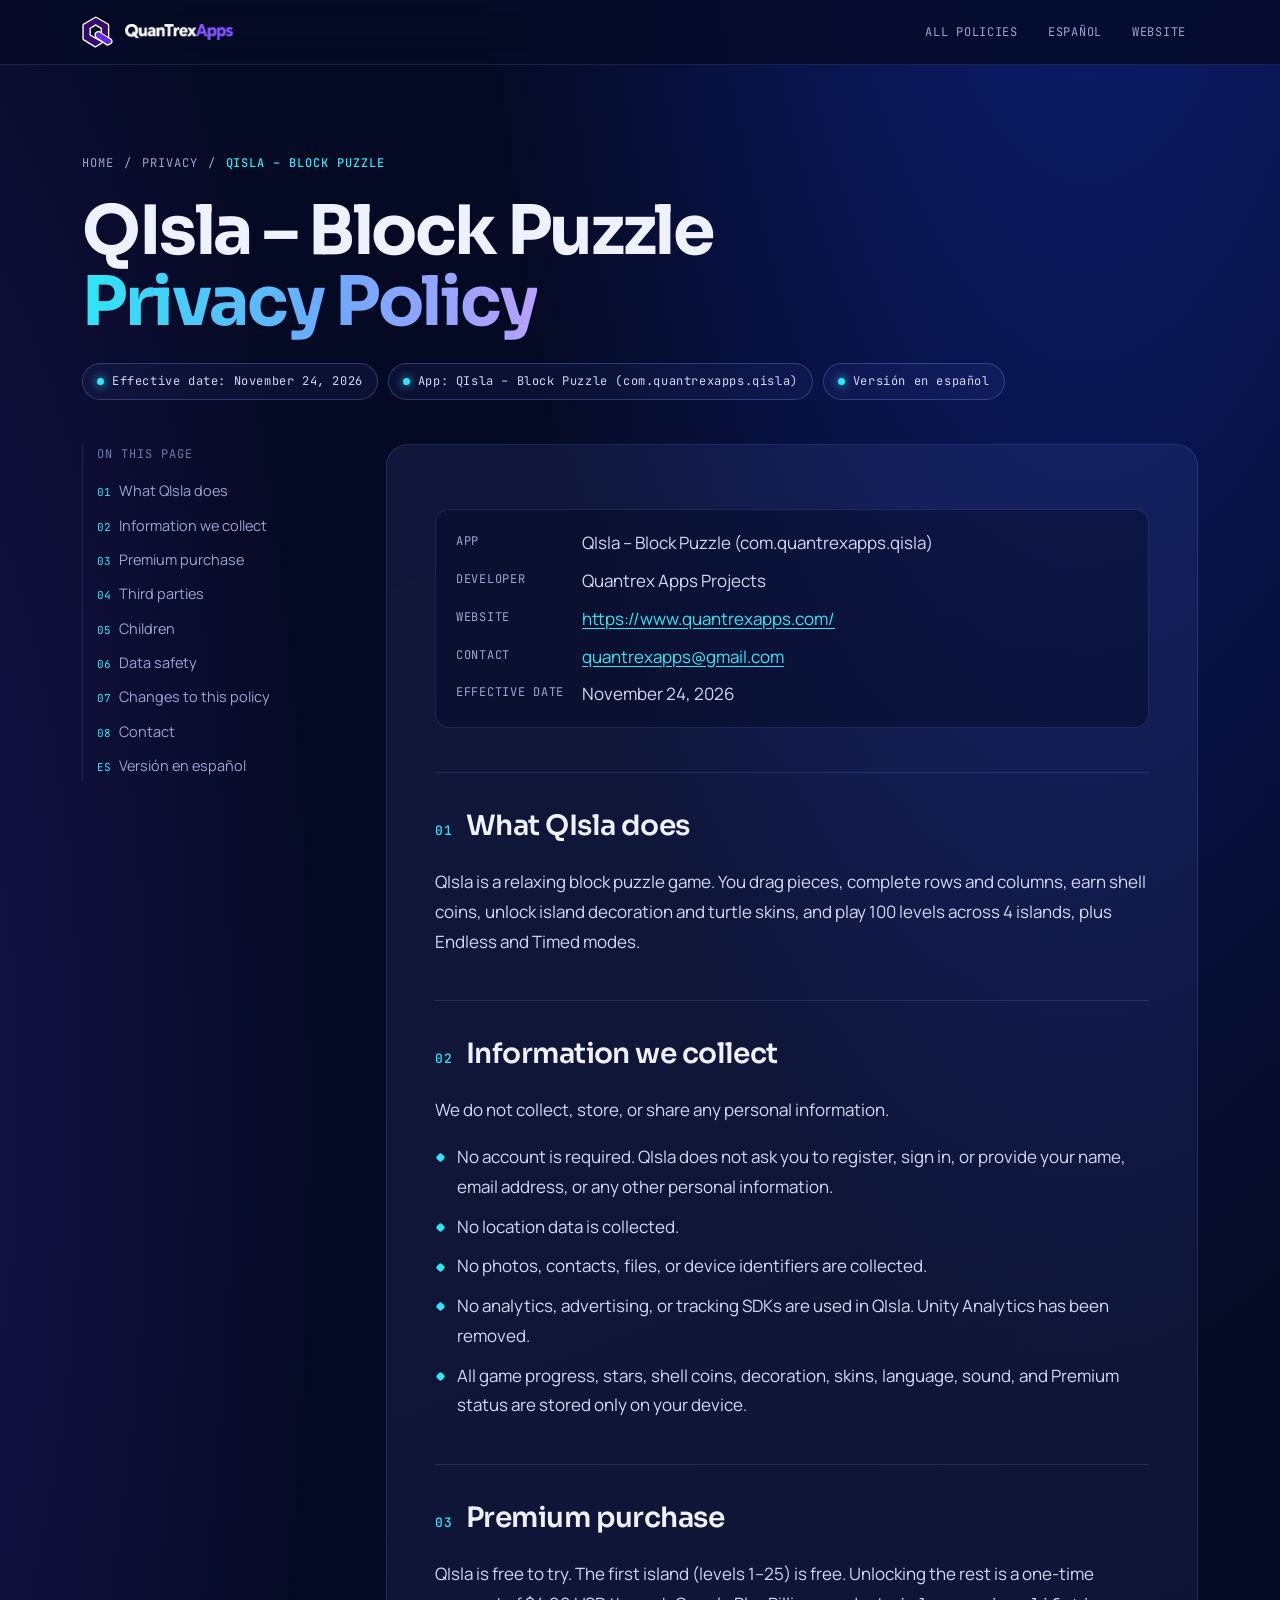
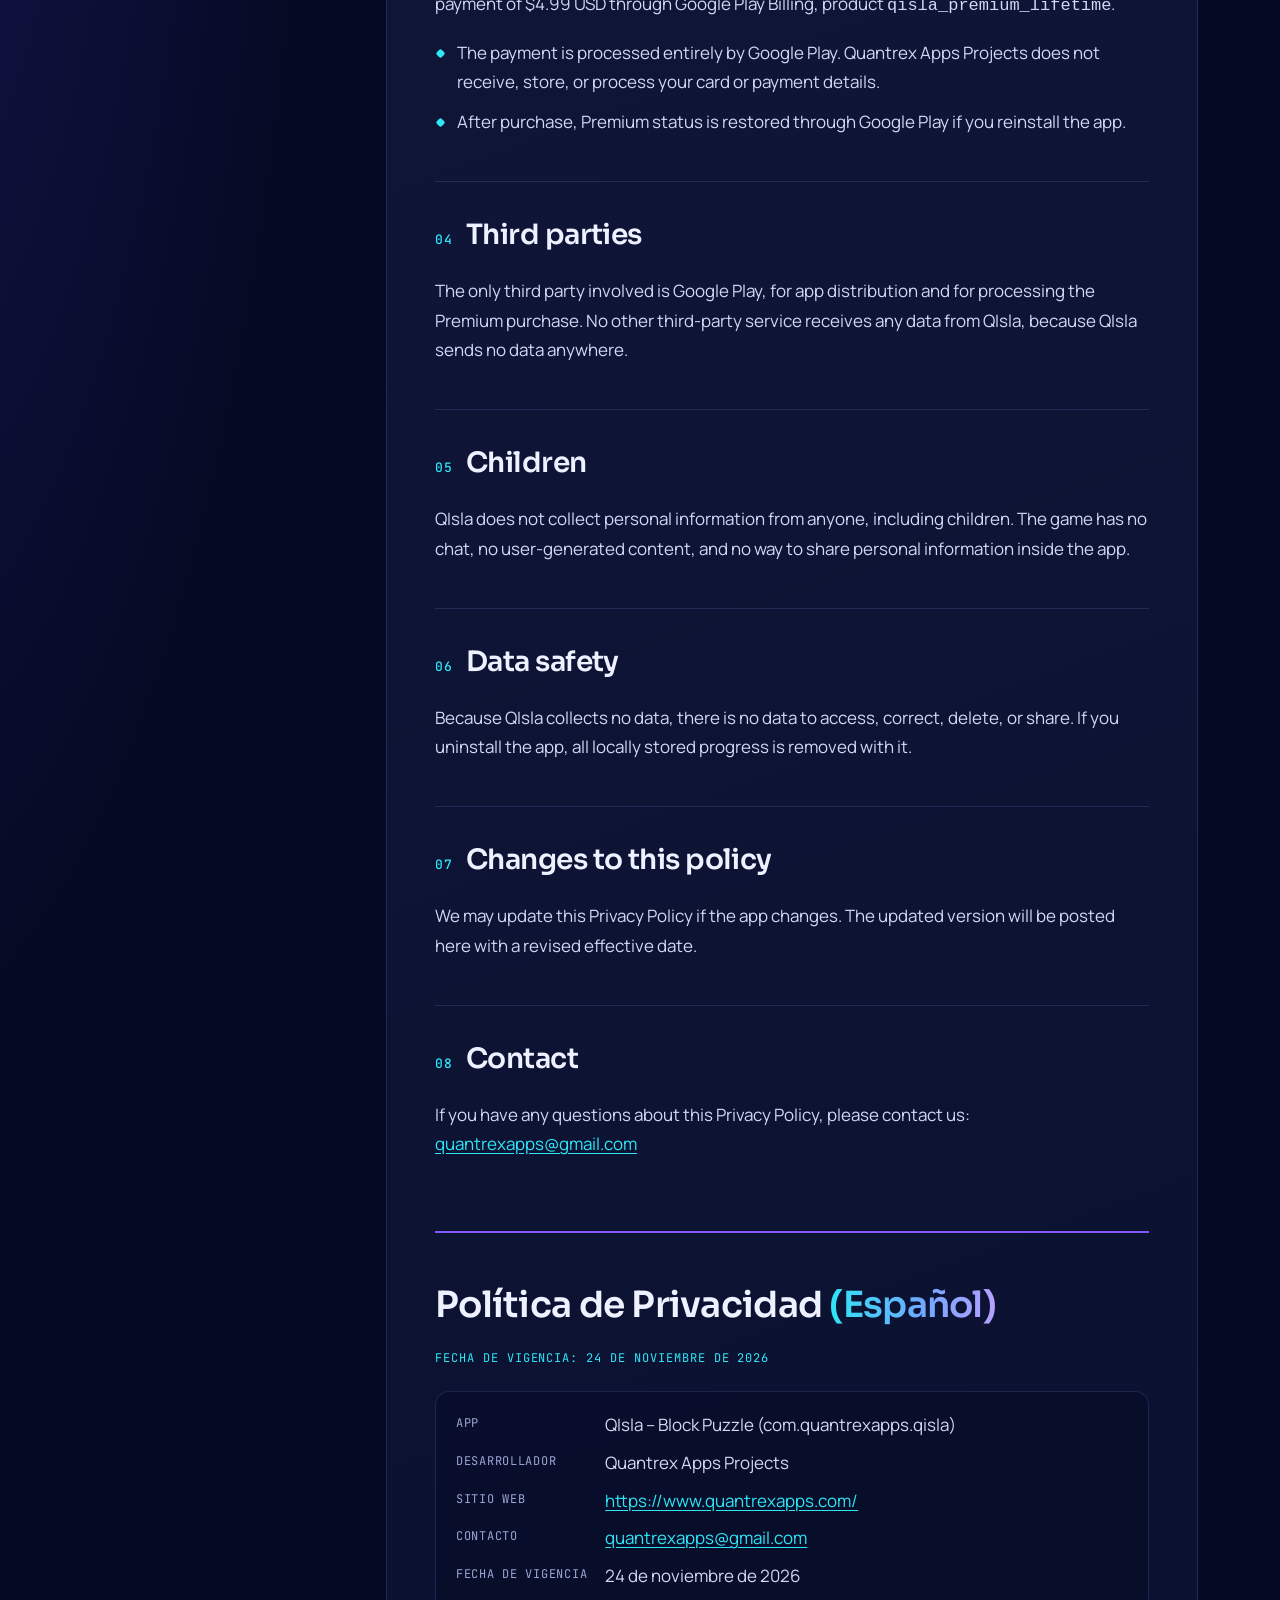
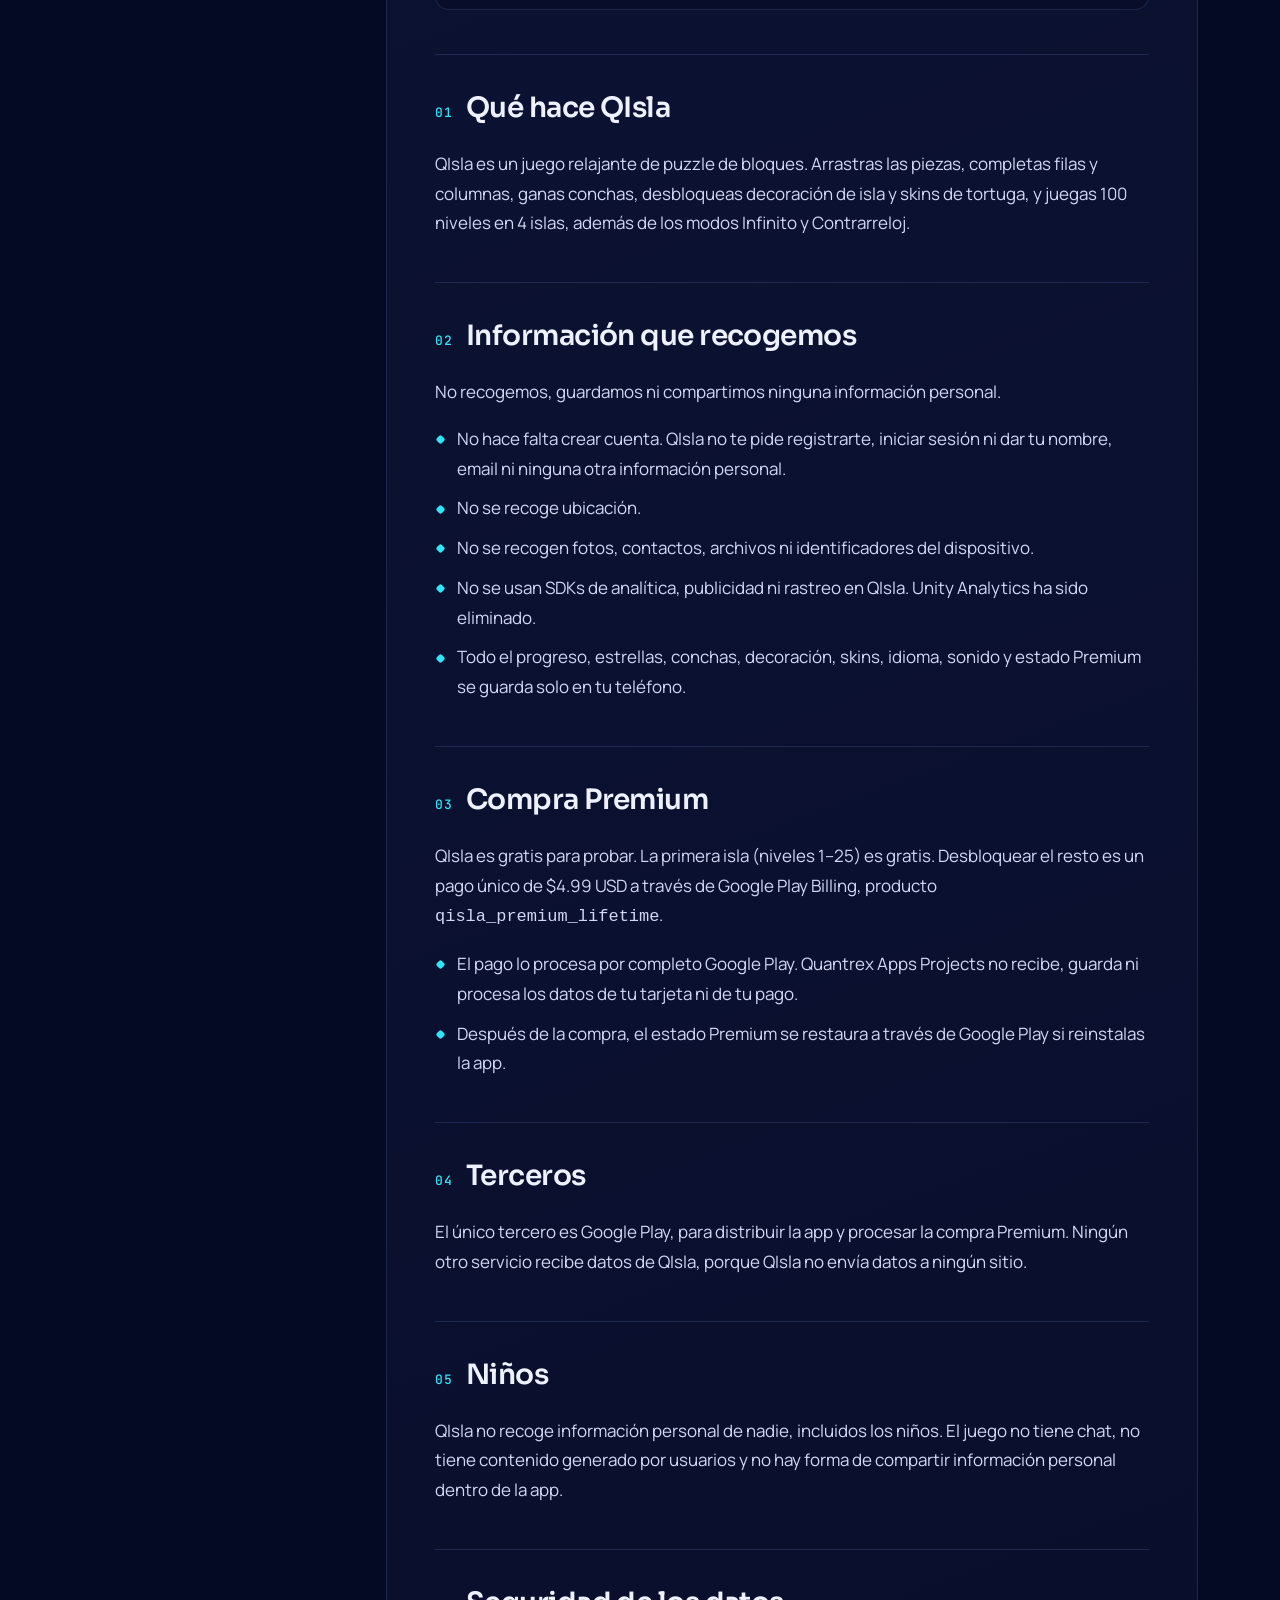
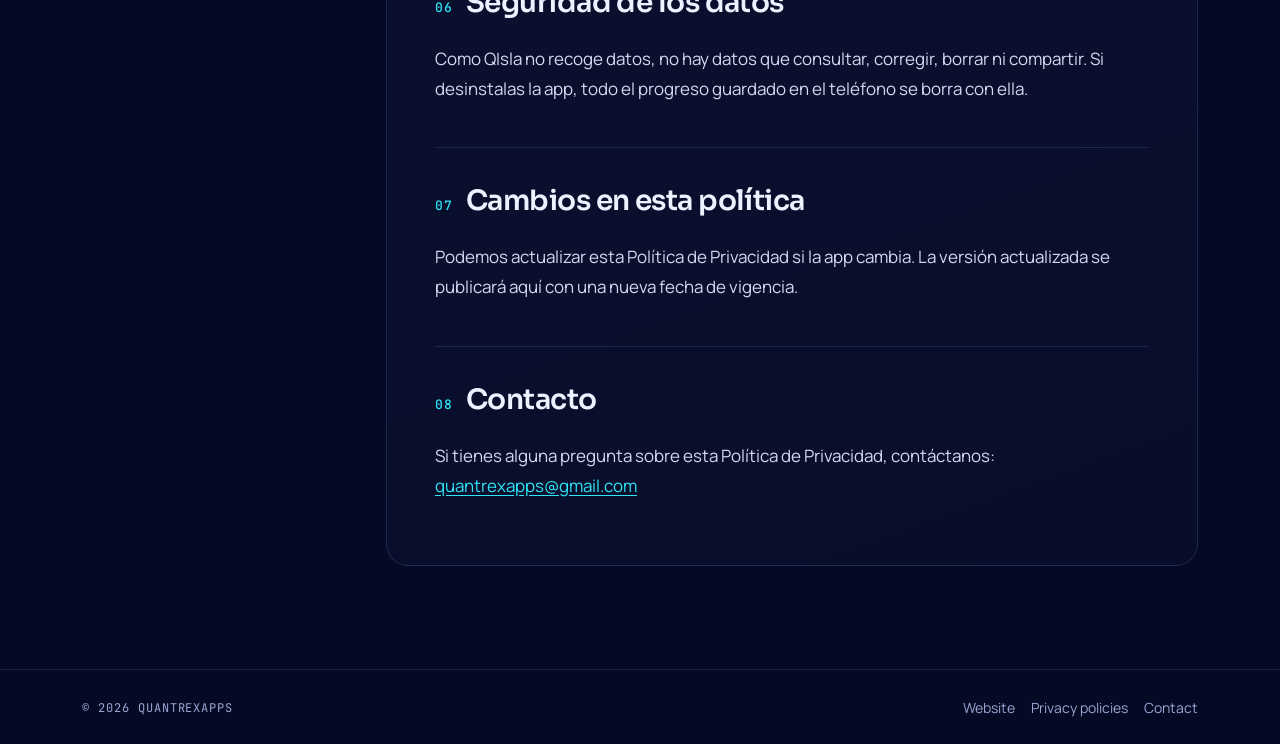
<file: privacy/qisla/index.html>
<!doctype html>
<html lang="en">
<head>
<meta charset="utf-8">
<meta name="viewport" content="width=device-width, initial-scale=1, viewport-fit=cover">
<title>QIsla – Block Puzzle Privacy Policy · QuanTrexApps</title>
<meta name="description" content="Privacy Policy for QIsla – Block Puzzle. QIsla does not collect, store or share any personal information: no account, no analytics, advertising or tracking SDKs; progress stays on your device. English and Spanish.">
<link rel="canonical" href="https://www.quantrexapps.com/privacy/qisla/">
<meta name="theme-color" content="#050A24">
<link rel="icon" type="image/svg+xml" href="../../assets/brand/quantrexapps-mark.svg">
<link rel="preconnect" href="https://fonts.googleapis.com">
<link rel="preconnect" href="https://fonts.gstatic.com" crossorigin>
<link rel="stylesheet" href="https://fonts.googleapis.com/css2?family=Sora:wght@400;600;700&family=Manrope:wght@400;500;600&family=JetBrains+Mono:wght@400;500&display=swap">
<link rel="stylesheet" href="../privacy.css">
</head>
<body>
<header class="top">
  <div class="wrap">
    <a class="logo" href="../../" aria-label="QuanTrexApps home">
      <img class="lm" src="../../assets/brand/quantrexapps-mark.svg" alt="">
      <img class="lw" src="../../assets/brand/quantrexapps-wordmark.png" alt="QuanTrexApps">
    </a>
    <nav aria-label="Privacy">
      <a href="../">All policies</a>
      <a href="#es" lang="es">Español</a>
      <a class="hide-sm" href="../../">Website</a>
    </nav>
  </div>
</header>

<main>
  <section class="hero">
    <div class="wrap">
      <div>
      <div class="crumb mono"><a href="../../">Home</a><span>/</span><a href="../">Privacy</a><span>/</span><b>QIsla – Block Puzzle</b></div>
      <h1>QIsla – Block Puzzle<br><span class="grad">Privacy Policy</span></h1>
      <div class="meta"><span class="pill">Effective date: November 24, 2026</span><span class="pill">App: QIsla – Block Puzzle (com.quantrexapps.qisla)</span><span class="pill" lang="es"><a href="#es">Versión en español</a></span></div>
      </div>
    </div>
  </section>

  <div class="wrap doc">
    <nav class="toc" aria-label="On this page">
      <span class="mono">On this page</span>
      <a href="#what"><span>01</span>What QIsla does</a>
      <a href="#collect"><span>02</span>Information we collect</a>
      <a href="#premium"><span>03</span>Premium purchase</a>
      <a href="#third"><span>04</span>Third parties</a>
      <a href="#children"><span>05</span>Children</a>
      <a href="#safety"><span>06</span>Data safety</a>
      <a href="#changes"><span>07</span>Changes to this policy</a>
      <a href="#contact"><span>08</span>Contact</a>
      <a href="#es" lang="es"><span>ES</span>Versión en español</a>
    </nav>

    <article class="card">
      <dl class="contact">
        <dt>App</dt><dd>QIsla – Block Puzzle (com.quantrexapps.qisla)</dd>
        <dt>Developer</dt><dd>Quantrex Apps Projects</dd>
        <dt>Website</dt><dd><a href="https://www.quantrexapps.com/">https://www.quantrexapps.com/</a></dd>
        <dt>Contact</dt><dd><a href="mailto:quantrexapps@gmail.com">quantrexapps@gmail.com</a></dd>
        <dt>Effective date</dt><dd>November 24, 2026</dd>
      </dl>

      <h2 id="what"><span class="n">01</span>What QIsla does</h2>
      <p>QIsla is a relaxing block puzzle game. You drag pieces, complete rows and columns, earn shell coins, unlock island decoration and turtle skins, and play 100 levels across 4 islands, plus Endless and Timed modes.</p>

      <h2 id="collect"><span class="n">02</span>Information we collect</h2>
      <p>We do not collect, store, or share any personal information.</p>
      <ul>
        <li>No account is required. QIsla does not ask you to register, sign in, or provide your name, email address, or any other personal information.</li>
        <li>No location data is collected.</li>
        <li>No photos, contacts, files, or device identifiers are collected.</li>
        <li>No analytics, advertising, or tracking SDKs are used in QIsla. Unity Analytics has been removed.</li>
        <li>All game progress, stars, shell coins, decoration, skins, language, sound, and Premium status are stored only on your device.</li>
      </ul>

      <h2 id="premium"><span class="n">03</span>Premium purchase</h2>
      <p>QIsla is free to try. The first island (levels 1–25) is free. Unlocking the rest is a one-time payment of $4.99 USD through Google Play Billing, product <code>qisla_premium_lifetime</code>.</p>
      <ul>
        <li>The payment is processed entirely by Google Play. Quantrex Apps Projects does not receive, store, or process your card or payment details.</li>
        <li>After purchase, Premium status is restored through Google Play if you reinstall the app.</li>
      </ul>

      <h2 id="third"><span class="n">04</span>Third parties</h2>
      <p>The only third party involved is Google Play, for app distribution and for processing the Premium purchase. No other third-party service receives any data from QIsla, because QIsla sends no data anywhere.</p>

      <h2 id="children"><span class="n">05</span>Children</h2>
      <p>QIsla does not collect personal information from anyone, including children. The game has no chat, no user-generated content, and no way to share personal information inside the app.</p>

      <h2 id="safety"><span class="n">06</span>Data safety</h2>
      <p>Because QIsla collects no data, there is no data to access, correct, delete, or share. If you uninstall the app, all locally stored progress is removed with it.</p>

      <h2 id="changes"><span class="n">07</span>Changes to this policy</h2>
      <p>We may update this Privacy Policy if the app changes. The updated version will be posted here with a revised effective date.</p>

      <h2 id="contact"><span class="n">08</span>Contact</h2>
      <p>If you have any questions about this Privacy Policy, please contact us: <a href="mailto:quantrexapps@gmail.com">quantrexapps@gmail.com</a></p>

      <section lang="es" aria-labelledby="es">
        <h2 id="es" class="lang-head">Política de Privacidad <span class="grad">(Español)</span></h2>
        <p class="mono es-date">Fecha de vigencia: 24 de noviembre de 2026</p>

        <dl class="contact">
          <dt>App</dt><dd>QIsla – Block Puzzle (com.quantrexapps.qisla)</dd>
          <dt>Desarrollador</dt><dd>Quantrex Apps Projects</dd>
          <dt>Sitio web</dt><dd><a href="https://www.quantrexapps.com/">https://www.quantrexapps.com/</a></dd>
          <dt>Contacto</dt><dd><a href="mailto:quantrexapps@gmail.com">quantrexapps@gmail.com</a></dd>
          <dt>Fecha de vigencia</dt><dd>24 de noviembre de 2026</dd>
        </dl>

        <h2 id="es-what"><span class="n">01</span>Qué hace QIsla</h2>
        <p>QIsla es un juego relajante de puzzle de bloques. Arrastras las piezas, completas filas y columnas, ganas conchas, desbloqueas decoración de isla y skins de tortuga, y juegas 100 niveles en 4 islas, además de los modos Infinito y Contrarreloj.</p>

        <h2 id="es-collect"><span class="n">02</span>Información que recogemos</h2>
        <p>No recogemos, guardamos ni compartimos ninguna información personal.</p>
        <ul>
          <li>No hace falta crear cuenta. QIsla no te pide registrarte, iniciar sesión ni dar tu nombre, email ni ninguna otra información personal.</li>
          <li>No se recoge ubicación.</li>
          <li>No se recogen fotos, contactos, archivos ni identificadores del dispositivo.</li>
          <li>No se usan SDKs de analítica, publicidad ni rastreo en QIsla. Unity Analytics ha sido eliminado.</li>
          <li>Todo el progreso, estrellas, conchas, decoración, skins, idioma, sonido y estado Premium se guarda solo en tu teléfono.</li>
        </ul>

        <h2 id="es-premium"><span class="n">03</span>Compra Premium</h2>
        <p>QIsla es gratis para probar. La primera isla (niveles 1–25) es gratis. Desbloquear el resto es un pago único de $4.99 USD a través de Google Play Billing, producto <code>qisla_premium_lifetime</code>.</p>
        <ul>
          <li>El pago lo procesa por completo Google Play. Quantrex Apps Projects no recibe, guarda ni procesa los datos de tu tarjeta ni de tu pago.</li>
          <li>Después de la compra, el estado Premium se restaura a través de Google Play si reinstalas la app.</li>
        </ul>

        <h2 id="es-third"><span class="n">04</span>Terceros</h2>
        <p>El único tercero es Google Play, para distribuir la app y procesar la compra Premium. Ningún otro servicio recibe datos de QIsla, porque QIsla no envía datos a ningún sitio.</p>

        <h2 id="es-children"><span class="n">05</span>Niños</h2>
        <p>QIsla no recoge información personal de nadie, incluidos los niños. El juego no tiene chat, no tiene contenido generado por usuarios y no hay forma de compartir información personal dentro de la app.</p>

        <h2 id="es-safety"><span class="n">06</span>Seguridad de los datos</h2>
        <p>Como QIsla no recoge datos, no hay datos que consultar, corregir, borrar ni compartir. Si desinstalas la app, todo el progreso guardado en el teléfono se borra con ella.</p>

        <h2 id="es-changes"><span class="n">07</span>Cambios en esta política</h2>
        <p>Podemos actualizar esta Política de Privacidad si la app cambia. La versión actualizada se publicará aquí con una nueva fecha de vigencia.</p>

        <h2 id="es-contact"><span class="n">08</span>Contacto</h2>
        <p>Si tienes alguna pregunta sobre esta Política de Privacidad, contáctanos: <a href="mailto:quantrexapps@gmail.com">quantrexapps@gmail.com</a></p>
      </section>
    </article>
  </div>
</main>

<footer>
  <div class="wrap">
    <span class="mono">© 2026 QuanTrexApps</span>
    <nav aria-label="Footer"><a href="../../">Website</a><a href="../">Privacy policies</a><a href="../../#contact">Contact</a></nav>
  </div>
</footer>
</body>
</html>
</file>
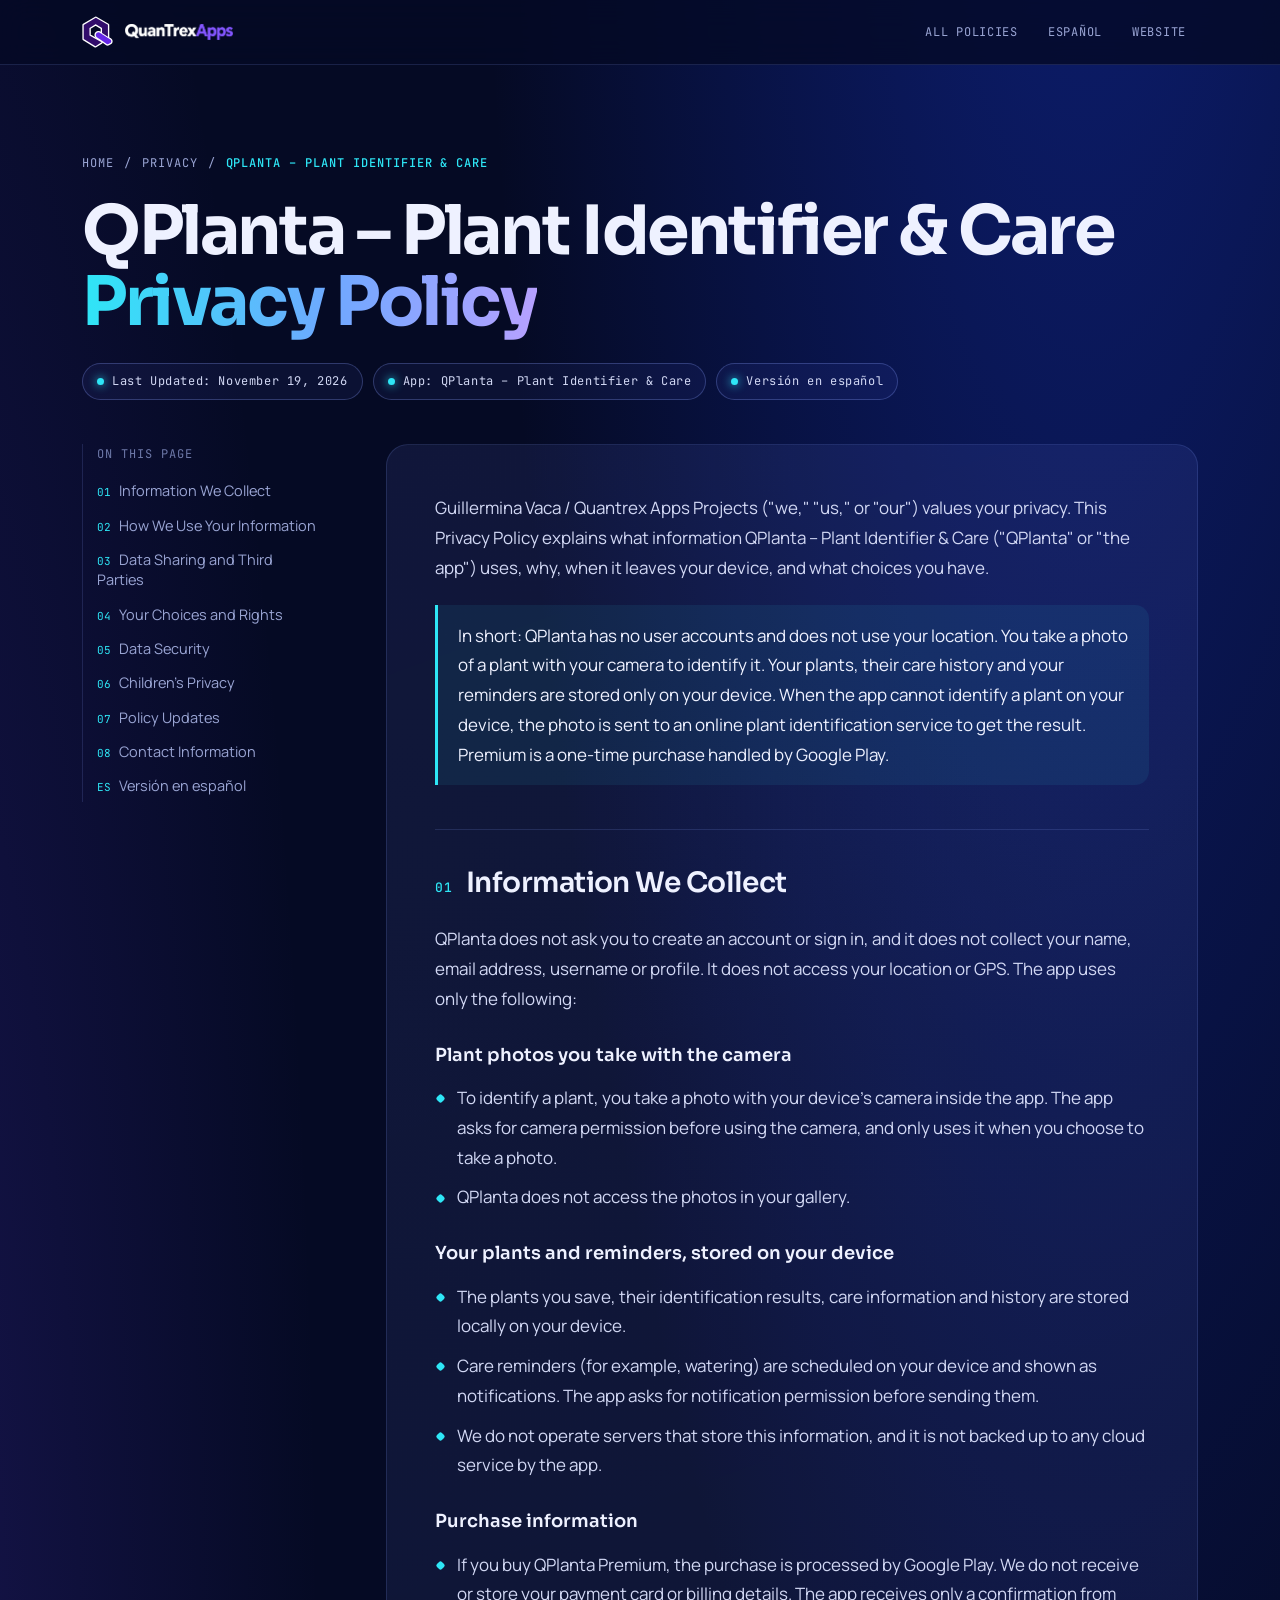
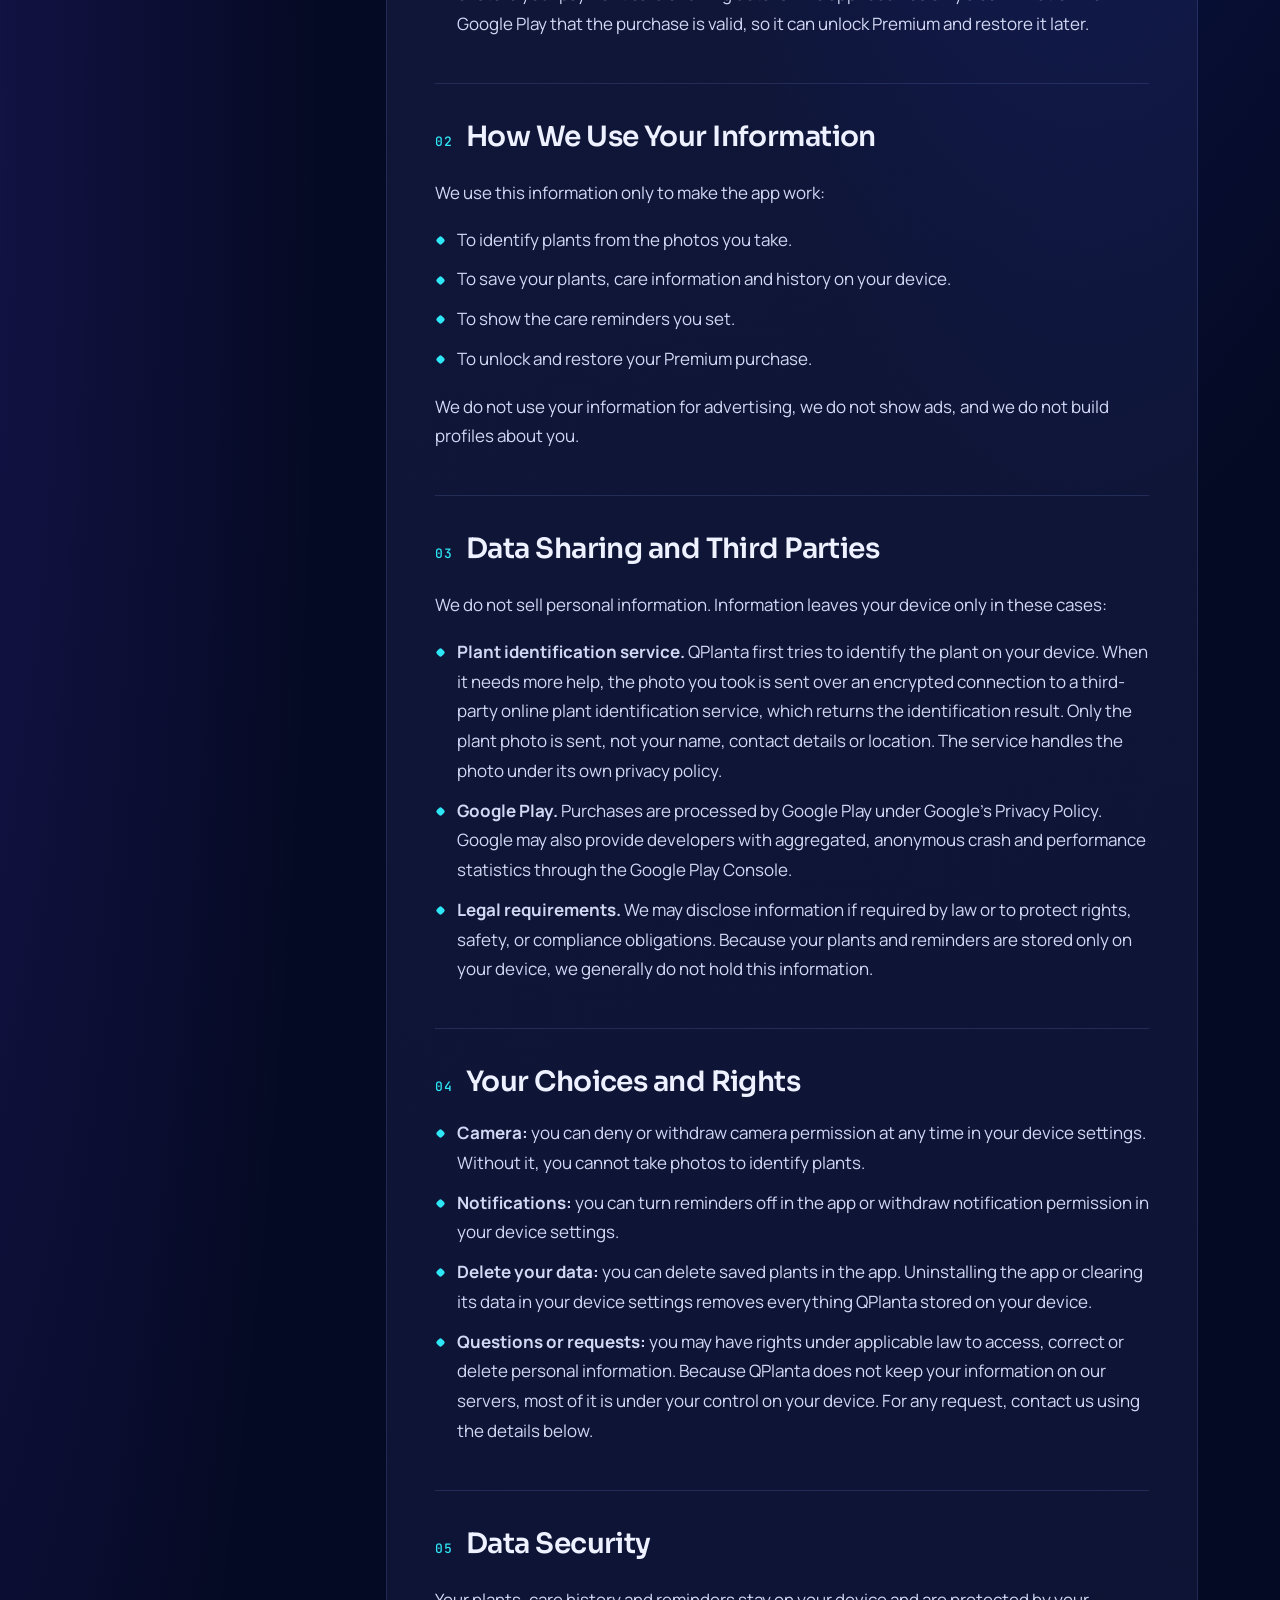
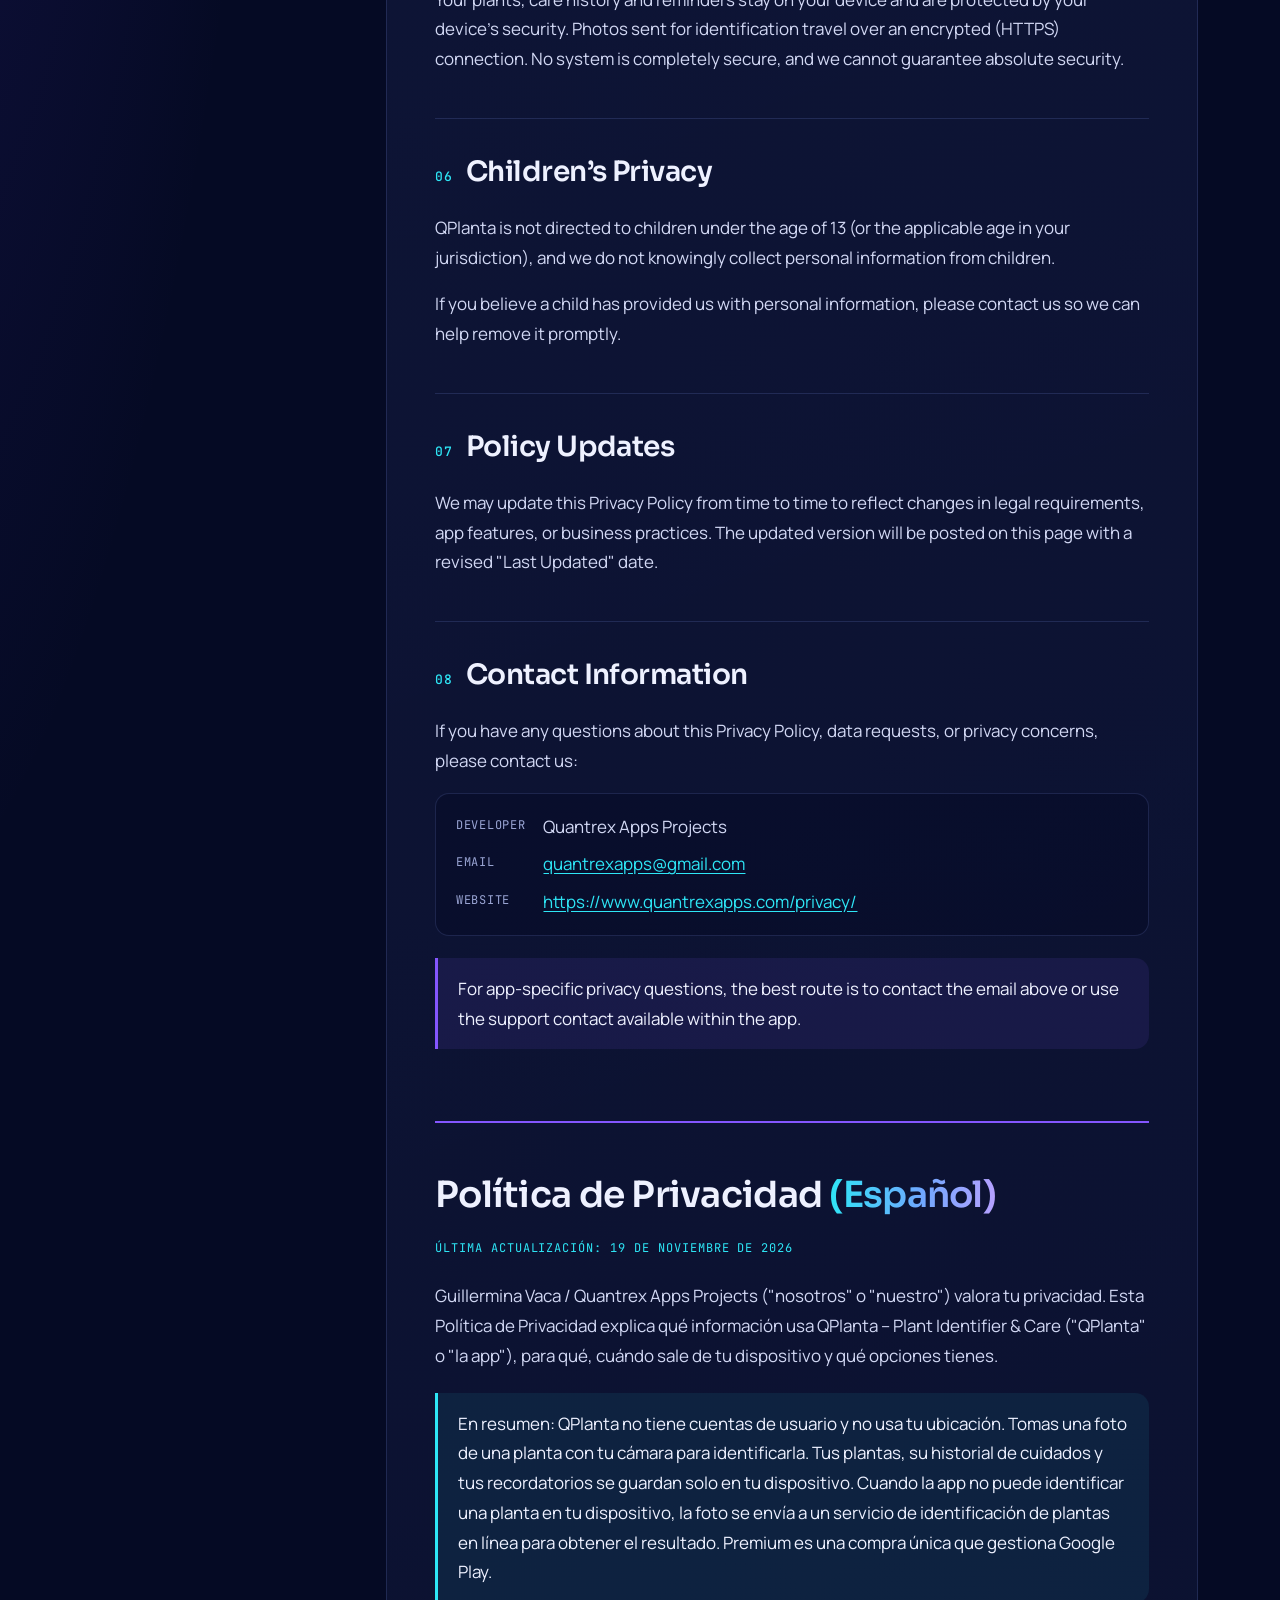
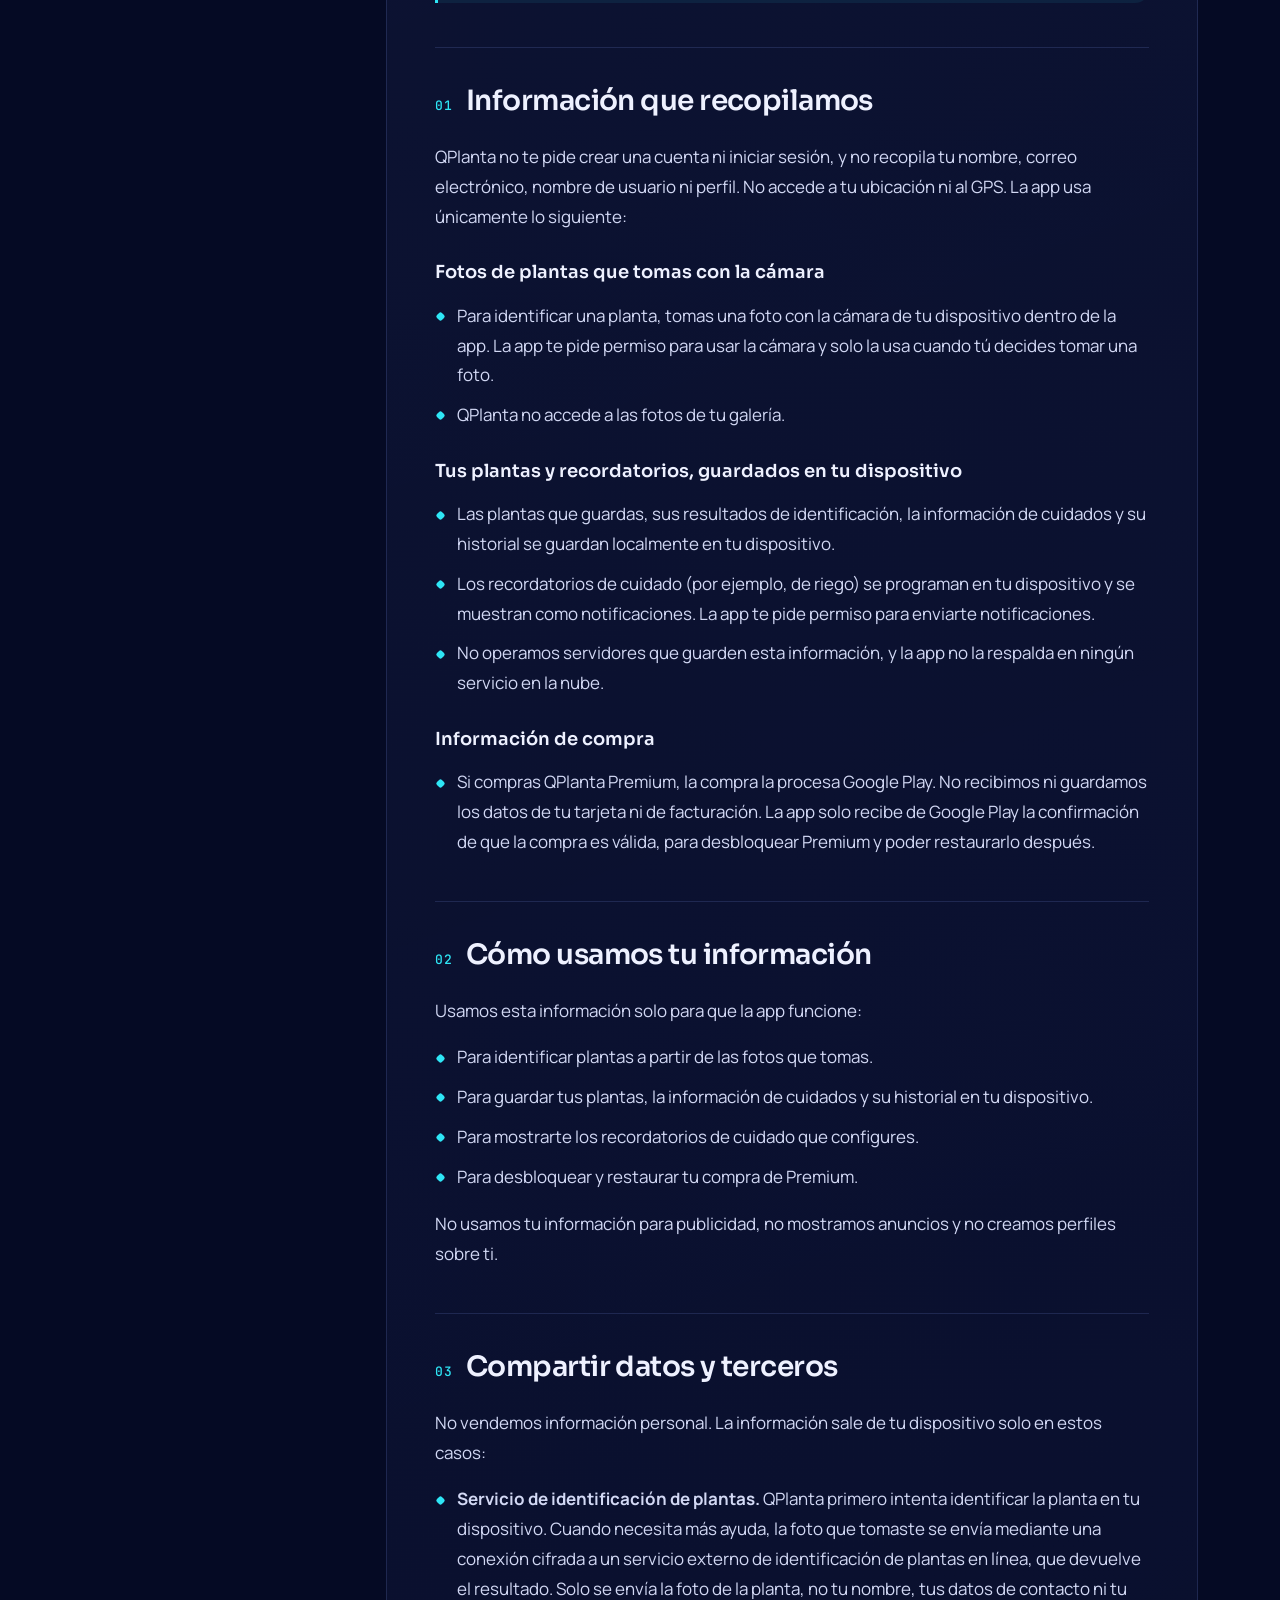
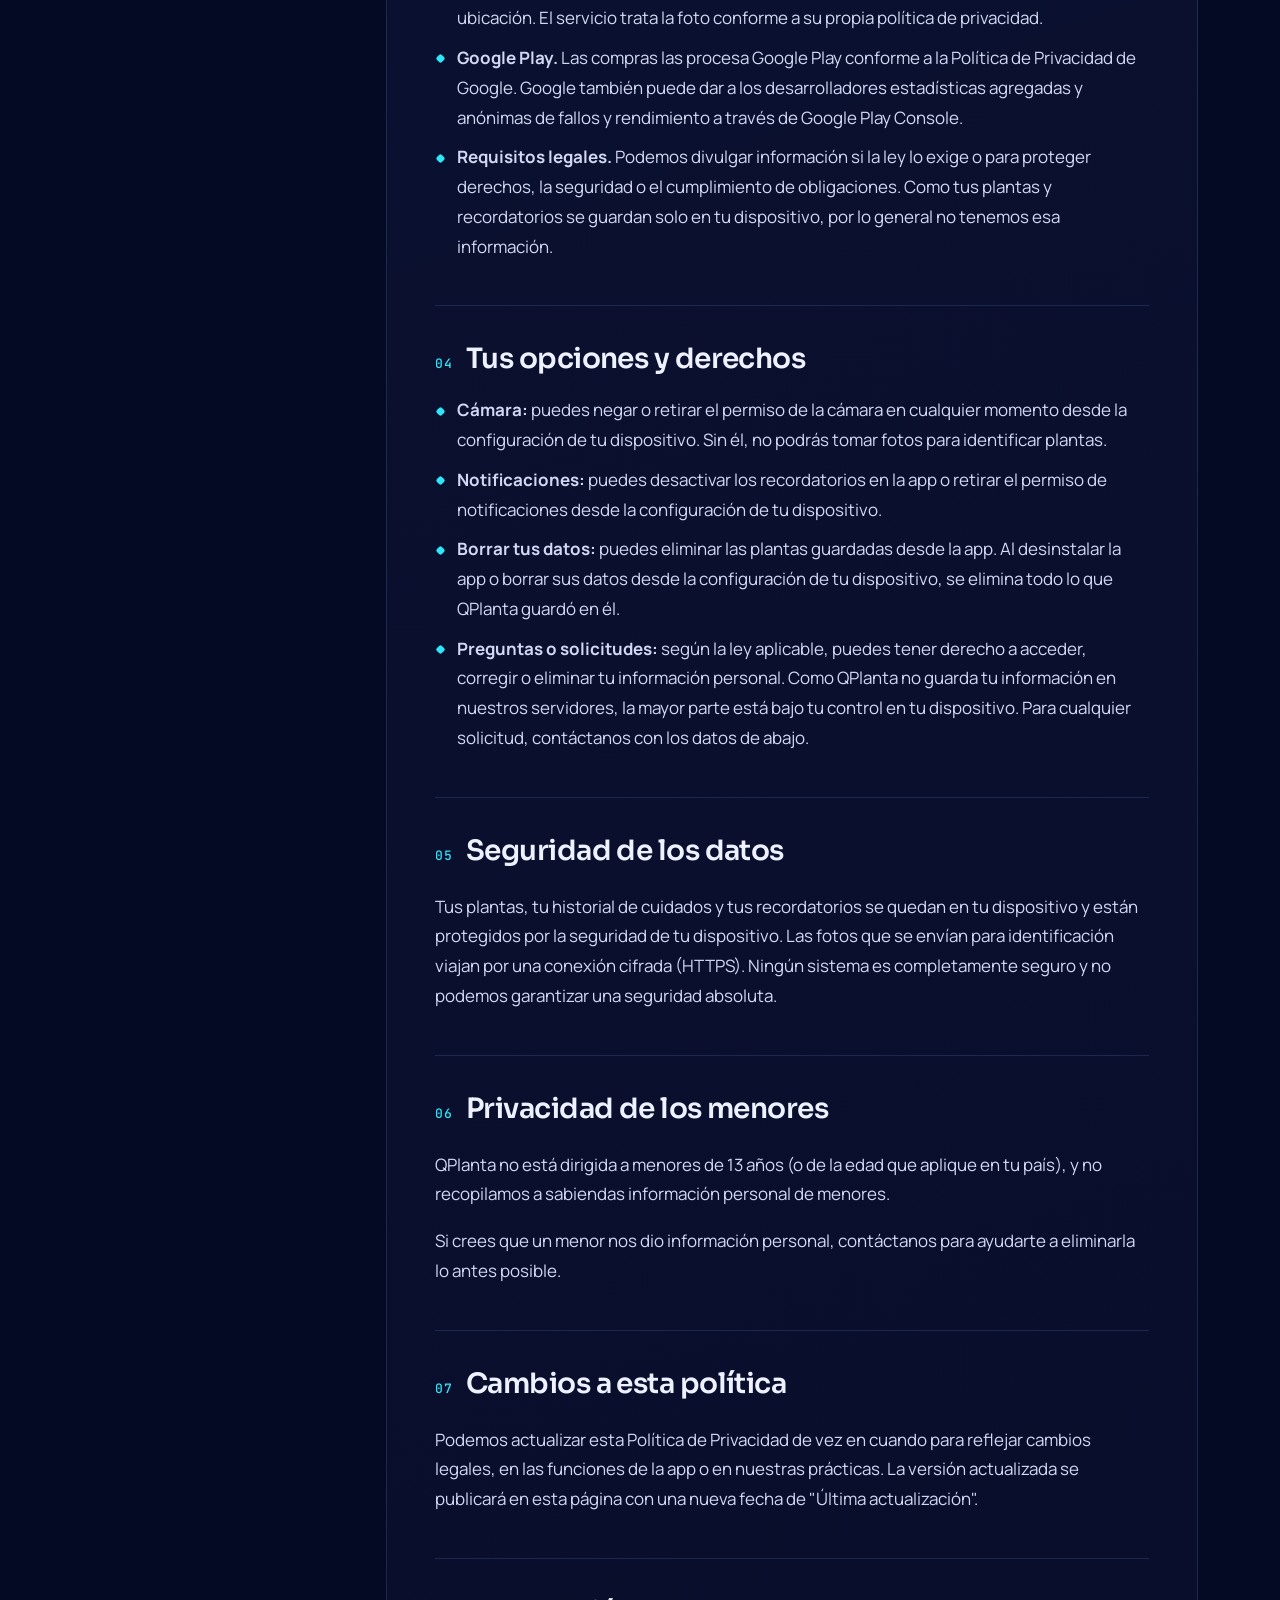
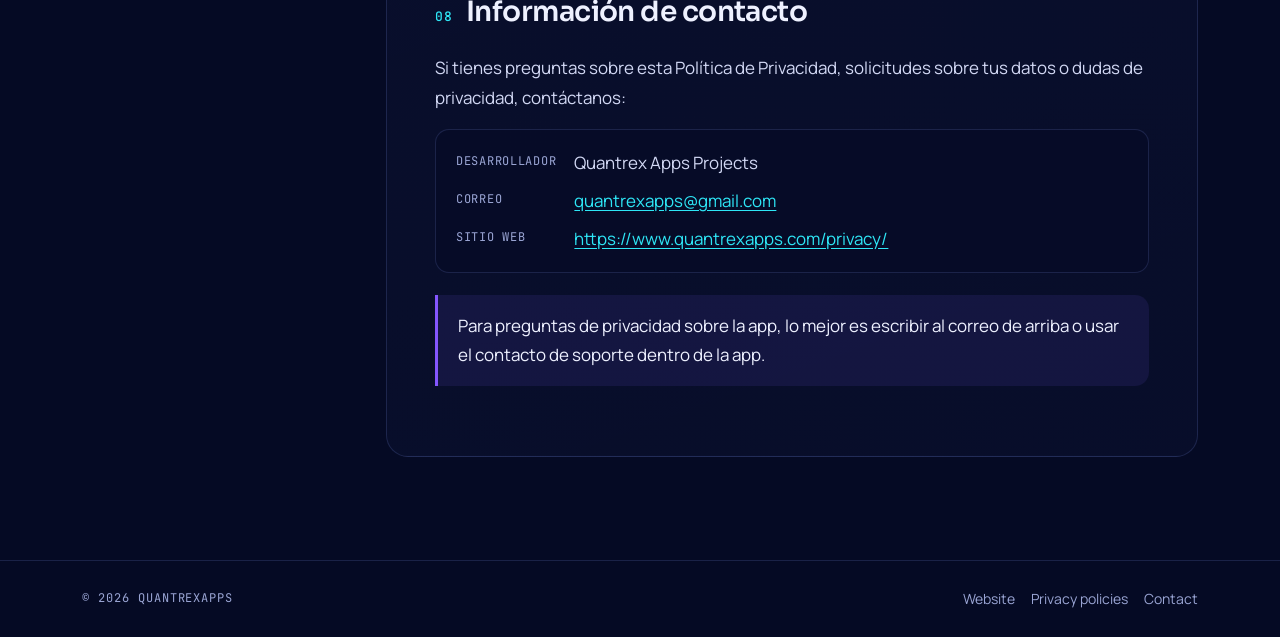
<file: privacy/qplanta/index.html>
<!doctype html>
<html lang="en">
<head>
<meta charset="utf-8">
<meta name="viewport" content="width=device-width, initial-scale=1, viewport-fit=cover">
<title>QPlanta – Plant Identifier &amp; Care Privacy Policy · QuanTrexApps</title>
<meta name="description" content="Privacy Policy for QPlanta – Plant Identifier &amp; Care: camera photos for plant identification, plants and reminders stored on your device, and a one-time Premium purchase through Google Play. English and Spanish.">
<link rel="canonical" href="https://www.quantrexapps.com/privacy/qplanta/">
<meta name="theme-color" content="#050A24">
<link rel="icon" type="image/svg+xml" href="../../assets/brand/quantrexapps-mark.svg">
<link rel="preconnect" href="https://fonts.googleapis.com">
<link rel="preconnect" href="https://fonts.gstatic.com" crossorigin>
<link rel="stylesheet" href="https://fonts.googleapis.com/css2?family=Sora:wght@400;600;700&family=Manrope:wght@400;500;600&family=JetBrains+Mono:wght@400;500&display=swap">
<link rel="stylesheet" href="../privacy.css">
</head>
<body>
<header class="top">
  <div class="wrap">
    <a class="logo" href="../../" aria-label="QuanTrexApps home">
      <img class="lm" src="../../assets/brand/quantrexapps-mark.svg" alt="">
      <img class="lw" src="../../assets/brand/quantrexapps-wordmark.png" alt="QuanTrexApps">
    </a>
    <nav aria-label="Privacy">
      <a href="../">All policies</a>
      <a href="#es" lang="es">Español</a>
      <a class="hide-sm" href="../../">Website</a>
    </nav>
  </div>
</header>

<main>
  <section class="hero">
    <div class="wrap">
      <div>
      <div class="crumb mono"><a href="../../">Home</a><span>/</span><a href="../">Privacy</a><span>/</span><b>QPlanta – Plant Identifier &amp; Care</b></div>
      <h1>QPlanta – Plant Identifier &amp; Care<br><span class="grad">Privacy Policy</span></h1>
      <div class="meta"><span class="pill">Last Updated: November 19, 2026</span><span class="pill">App: QPlanta – Plant Identifier &amp; Care</span><span class="pill" lang="es"><a href="#es">Versión en español</a></span></div>
      </div>
    </div>
  </section>

  <div class="wrap doc">
    <nav class="toc" aria-label="On this page">
      <span class="mono">On this page</span>
      <a href="#collect"><span>01</span>Information We Collect</a>
      <a href="#use"><span>02</span>How We Use Your Information</a>
      <a href="#sharing"><span>03</span>Data Sharing and Third Parties</a>
      <a href="#rights"><span>04</span>Your Choices and Rights</a>
      <a href="#security"><span>05</span>Data Security</a>
      <a href="#children"><span>06</span>Children’s Privacy</a>
      <a href="#updates"><span>07</span>Policy Updates</a>
      <a href="#contact"><span>08</span>Contact Information</a>
      <a href="#es" lang="es"><span>ES</span>Versión en español</a>
    </nav>

    <article class="card">
      <p>Guillermina Vaca / Quantrex Apps Projects ("we," "us," or "our") values your privacy. This Privacy Policy explains what information QPlanta – Plant Identifier &amp; Care ("QPlanta" or "the app") uses, why, when it leaves your device, and what choices you have.</p>

      <div class="note">
        <p>In short: QPlanta has no user accounts and does not use your location. You take a photo of a plant with your camera to identify it. Your plants, their care history and your reminders are stored only on your device. When the app cannot identify a plant on your device, the photo is sent to an online plant identification service to get the result. Premium is a one-time purchase handled by Google Play.</p>
      </div>

      <h2 id="collect"><span class="n">01</span>Information We Collect</h2>
      <p>QPlanta does not ask you to create an account or sign in, and it does not collect your name, email address, username or profile. It does not access your location or GPS. The app uses only the following:</p>

      <h3>Plant photos you take with the camera</h3>
      <ul>
        <li>To identify a plant, you take a photo with your device’s camera inside the app. The app asks for camera permission before using the camera, and only uses it when you choose to take a photo.</li>
        <li>QPlanta does not access the photos in your gallery.</li>
      </ul>

      <h3>Your plants and reminders, stored on your device</h3>
      <ul>
        <li>The plants you save, their identification results, care information and history are stored locally on your device.</li>
        <li>Care reminders (for example, watering) are scheduled on your device and shown as notifications. The app asks for notification permission before sending them.</li>
        <li>We do not operate servers that store this information, and it is not backed up to any cloud service by the app.</li>
      </ul>

      <h3>Purchase information</h3>
      <ul>
        <li>If you buy QPlanta Premium, the purchase is processed by Google Play. We do not receive or store your payment card or billing details. The app receives only a confirmation from Google Play that the purchase is valid, so it can unlock Premium and restore it later.</li>
      </ul>

      <h2 id="use"><span class="n">02</span>How We Use Your Information</h2>
      <p>We use this information only to make the app work:</p>
      <ul>
        <li>To identify plants from the photos you take.</li>
        <li>To save your plants, care information and history on your device.</li>
        <li>To show the care reminders you set.</li>
        <li>To unlock and restore your Premium purchase.</li>
      </ul>
      <p>We do not use your information for advertising, we do not show ads, and we do not build profiles about you.</p>

      <h2 id="sharing"><span class="n">03</span>Data Sharing and Third Parties</h2>
      <p>We do not sell personal information. Information leaves your device only in these cases:</p>
      <ul>
        <li><strong>Plant identification service.</strong> QPlanta first tries to identify the plant on your device. When it needs more help, the photo you took is sent over an encrypted connection to a third-party online plant identification service, which returns the identification result. Only the plant photo is sent, not your name, contact details or location. The service handles the photo under its own privacy policy.</li>
        <li><strong>Google Play.</strong> Purchases are processed by Google Play under Google’s Privacy Policy. Google may also provide developers with aggregated, anonymous crash and performance statistics through the Google Play Console.</li>
        <li><strong>Legal requirements.</strong> We may disclose information if required by law or to protect rights, safety, or compliance obligations. Because your plants and reminders are stored only on your device, we generally do not hold this information.</li>
      </ul>

      <h2 id="rights"><span class="n">04</span>Your Choices and Rights</h2>
      <ul>
        <li><strong>Camera:</strong> you can deny or withdraw camera permission at any time in your device settings. Without it, you cannot take photos to identify plants.</li>
        <li><strong>Notifications:</strong> you can turn reminders off in the app or withdraw notification permission in your device settings.</li>
        <li><strong>Delete your data:</strong> you can delete saved plants in the app. Uninstalling the app or clearing its data in your device settings removes everything QPlanta stored on your device.</li>
        <li><strong>Questions or requests:</strong> you may have rights under applicable law to access, correct or delete personal information. Because QPlanta does not keep your information on our servers, most of it is under your control on your device. For any request, contact us using the details below.</li>
      </ul>

      <h2 id="security"><span class="n">05</span>Data Security</h2>
      <p>Your plants, care history and reminders stay on your device and are protected by your device’s security. Photos sent for identification travel over an encrypted (HTTPS) connection. No system is completely secure, and we cannot guarantee absolute security.</p>

      <h2 id="children"><span class="n">06</span>Children’s Privacy</h2>
      <p>QPlanta is not directed to children under the age of 13 (or the applicable age in your jurisdiction), and we do not knowingly collect personal information from children.</p>
      <p>If you believe a child has provided us with personal information, please contact us so we can help remove it promptly.</p>

      <h2 id="updates"><span class="n">07</span>Policy Updates</h2>
      <p>We may update this Privacy Policy from time to time to reflect changes in legal requirements, app features, or business practices. The updated version will be posted on this page with a revised "Last Updated" date.</p>

      <h2 id="contact"><span class="n">08</span>Contact Information</h2>
      <p>If you have any questions about this Privacy Policy, data requests, or privacy concerns, please contact us:</p>
      <dl class="contact">
        <dt>Developer</dt><dd>Quantrex Apps Projects</dd>
        <dt>Email</dt><dd><a href="mailto:quantrexapps@gmail.com">quantrexapps@gmail.com</a></dd>
        <dt>Website</dt><dd><a href="https://www.quantrexapps.com/privacy/">https://www.quantrexapps.com/privacy/</a></dd>
      </dl>

      <div class="warn">
        <p>For app-specific privacy questions, the best route is to contact the email above or use the support contact available within the app.</p>
      </div>

      <section lang="es" aria-labelledby="es">
        <h2 id="es" class="lang-head">Política de Privacidad <span class="grad">(Español)</span></h2>
        <p class="mono es-date">Última actualización: 19 de noviembre de 2026</p>

        <p>Guillermina Vaca / Quantrex Apps Projects ("nosotros" o "nuestro") valora tu privacidad. Esta Política de Privacidad explica qué información usa QPlanta – Plant Identifier &amp; Care ("QPlanta" o "la app"), para qué, cuándo sale de tu dispositivo y qué opciones tienes.</p>

        <div class="note">
          <p>En resumen: QPlanta no tiene cuentas de usuario y no usa tu ubicación. Tomas una foto de una planta con tu cámara para identificarla. Tus plantas, su historial de cuidados y tus recordatorios se guardan solo en tu dispositivo. Cuando la app no puede identificar una planta en tu dispositivo, la foto se envía a un servicio de identificación de plantas en línea para obtener el resultado. Premium es una compra única que gestiona Google Play.</p>
        </div>

        <h2 id="es-collect"><span class="n">01</span>Información que recopilamos</h2>
        <p>QPlanta no te pide crear una cuenta ni iniciar sesión, y no recopila tu nombre, correo electrónico, nombre de usuario ni perfil. No accede a tu ubicación ni al GPS. La app usa únicamente lo siguiente:</p>

        <h3>Fotos de plantas que tomas con la cámara</h3>
        <ul>
          <li>Para identificar una planta, tomas una foto con la cámara de tu dispositivo dentro de la app. La app te pide permiso para usar la cámara y solo la usa cuando tú decides tomar una foto.</li>
          <li>QPlanta no accede a las fotos de tu galería.</li>
        </ul>

        <h3>Tus plantas y recordatorios, guardados en tu dispositivo</h3>
        <ul>
          <li>Las plantas que guardas, sus resultados de identificación, la información de cuidados y su historial se guardan localmente en tu dispositivo.</li>
          <li>Los recordatorios de cuidado (por ejemplo, de riego) se programan en tu dispositivo y se muestran como notificaciones. La app te pide permiso para enviarte notificaciones.</li>
          <li>No operamos servidores que guarden esta información, y la app no la respalda en ningún servicio en la nube.</li>
        </ul>

        <h3>Información de compra</h3>
        <ul>
          <li>Si compras QPlanta Premium, la compra la procesa Google Play. No recibimos ni guardamos los datos de tu tarjeta ni de facturación. La app solo recibe de Google Play la confirmación de que la compra es válida, para desbloquear Premium y poder restaurarlo después.</li>
        </ul>

        <h2 id="es-use"><span class="n">02</span>Cómo usamos tu información</h2>
        <p>Usamos esta información solo para que la app funcione:</p>
        <ul>
          <li>Para identificar plantas a partir de las fotos que tomas.</li>
          <li>Para guardar tus plantas, la información de cuidados y su historial en tu dispositivo.</li>
          <li>Para mostrarte los recordatorios de cuidado que configures.</li>
          <li>Para desbloquear y restaurar tu compra de Premium.</li>
        </ul>
        <p>No usamos tu información para publicidad, no mostramos anuncios y no creamos perfiles sobre ti.</p>

        <h2 id="es-sharing"><span class="n">03</span>Compartir datos y terceros</h2>
        <p>No vendemos información personal. La información sale de tu dispositivo solo en estos casos:</p>
        <ul>
          <li><strong>Servicio de identificación de plantas.</strong> QPlanta primero intenta identificar la planta en tu dispositivo. Cuando necesita más ayuda, la foto que tomaste se envía mediante una conexión cifrada a un servicio externo de identificación de plantas en línea, que devuelve el resultado. Solo se envía la foto de la planta, no tu nombre, tus datos de contacto ni tu ubicación. El servicio trata la foto conforme a su propia política de privacidad.</li>
          <li><strong>Google Play.</strong> Las compras las procesa Google Play conforme a la Política de Privacidad de Google. Google también puede dar a los desarrolladores estadísticas agregadas y anónimas de fallos y rendimiento a través de Google Play Console.</li>
          <li><strong>Requisitos legales.</strong> Podemos divulgar información si la ley lo exige o para proteger derechos, la seguridad o el cumplimiento de obligaciones. Como tus plantas y recordatorios se guardan solo en tu dispositivo, por lo general no tenemos esa información.</li>
        </ul>

        <h2 id="es-rights"><span class="n">04</span>Tus opciones y derechos</h2>
        <ul>
          <li><strong>Cámara:</strong> puedes negar o retirar el permiso de la cámara en cualquier momento desde la configuración de tu dispositivo. Sin él, no podrás tomar fotos para identificar plantas.</li>
          <li><strong>Notificaciones:</strong> puedes desactivar los recordatorios en la app o retirar el permiso de notificaciones desde la configuración de tu dispositivo.</li>
          <li><strong>Borrar tus datos:</strong> puedes eliminar las plantas guardadas desde la app. Al desinstalar la app o borrar sus datos desde la configuración de tu dispositivo, se elimina todo lo que QPlanta guardó en él.</li>
          <li><strong>Preguntas o solicitudes:</strong> según la ley aplicable, puedes tener derecho a acceder, corregir o eliminar tu información personal. Como QPlanta no guarda tu información en nuestros servidores, la mayor parte está bajo tu control en tu dispositivo. Para cualquier solicitud, contáctanos con los datos de abajo.</li>
        </ul>

        <h2 id="es-security"><span class="n">05</span>Seguridad de los datos</h2>
        <p>Tus plantas, tu historial de cuidados y tus recordatorios se quedan en tu dispositivo y están protegidos por la seguridad de tu dispositivo. Las fotos que se envían para identificación viajan por una conexión cifrada (HTTPS). Ningún sistema es completamente seguro y no podemos garantizar una seguridad absoluta.</p>

        <h2 id="es-children"><span class="n">06</span>Privacidad de los menores</h2>
        <p>QPlanta no está dirigida a menores de 13 años (o de la edad que aplique en tu país), y no recopilamos a sabiendas información personal de menores.</p>
        <p>Si crees que un menor nos dio información personal, contáctanos para ayudarte a eliminarla lo antes posible.</p>

        <h2 id="es-updates"><span class="n">07</span>Cambios a esta política</h2>
        <p>Podemos actualizar esta Política de Privacidad de vez en cuando para reflejar cambios legales, en las funciones de la app o en nuestras prácticas. La versión actualizada se publicará en esta página con una nueva fecha de "Última actualización".</p>

        <h2 id="es-contact"><span class="n">08</span>Información de contacto</h2>
        <p>Si tienes preguntas sobre esta Política de Privacidad, solicitudes sobre tus datos o dudas de privacidad, contáctanos:</p>
        <dl class="contact">
          <dt>Desarrollador</dt><dd>Quantrex Apps Projects</dd>
          <dt>Correo</dt><dd><a href="mailto:quantrexapps@gmail.com">quantrexapps@gmail.com</a></dd>
          <dt>Sitio web</dt><dd><a href="https://www.quantrexapps.com/privacy/">https://www.quantrexapps.com/privacy/</a></dd>
        </dl>

        <div class="warn">
          <p>Para preguntas de privacidad sobre la app, lo mejor es escribir al correo de arriba o usar el contacto de soporte dentro de la app.</p>
        </div>
      </section>
    </article>
  </div>
</main>

<footer>
  <div class="wrap">
    <span class="mono">© 2026 QuanTrexApps</span>
    <nav aria-label="Footer"><a href="../../">Website</a><a href="../">Privacy policies</a><a href="../../#contact">Contact</a></nav>
  </div>
</footer>
</body>
</html>
</file>
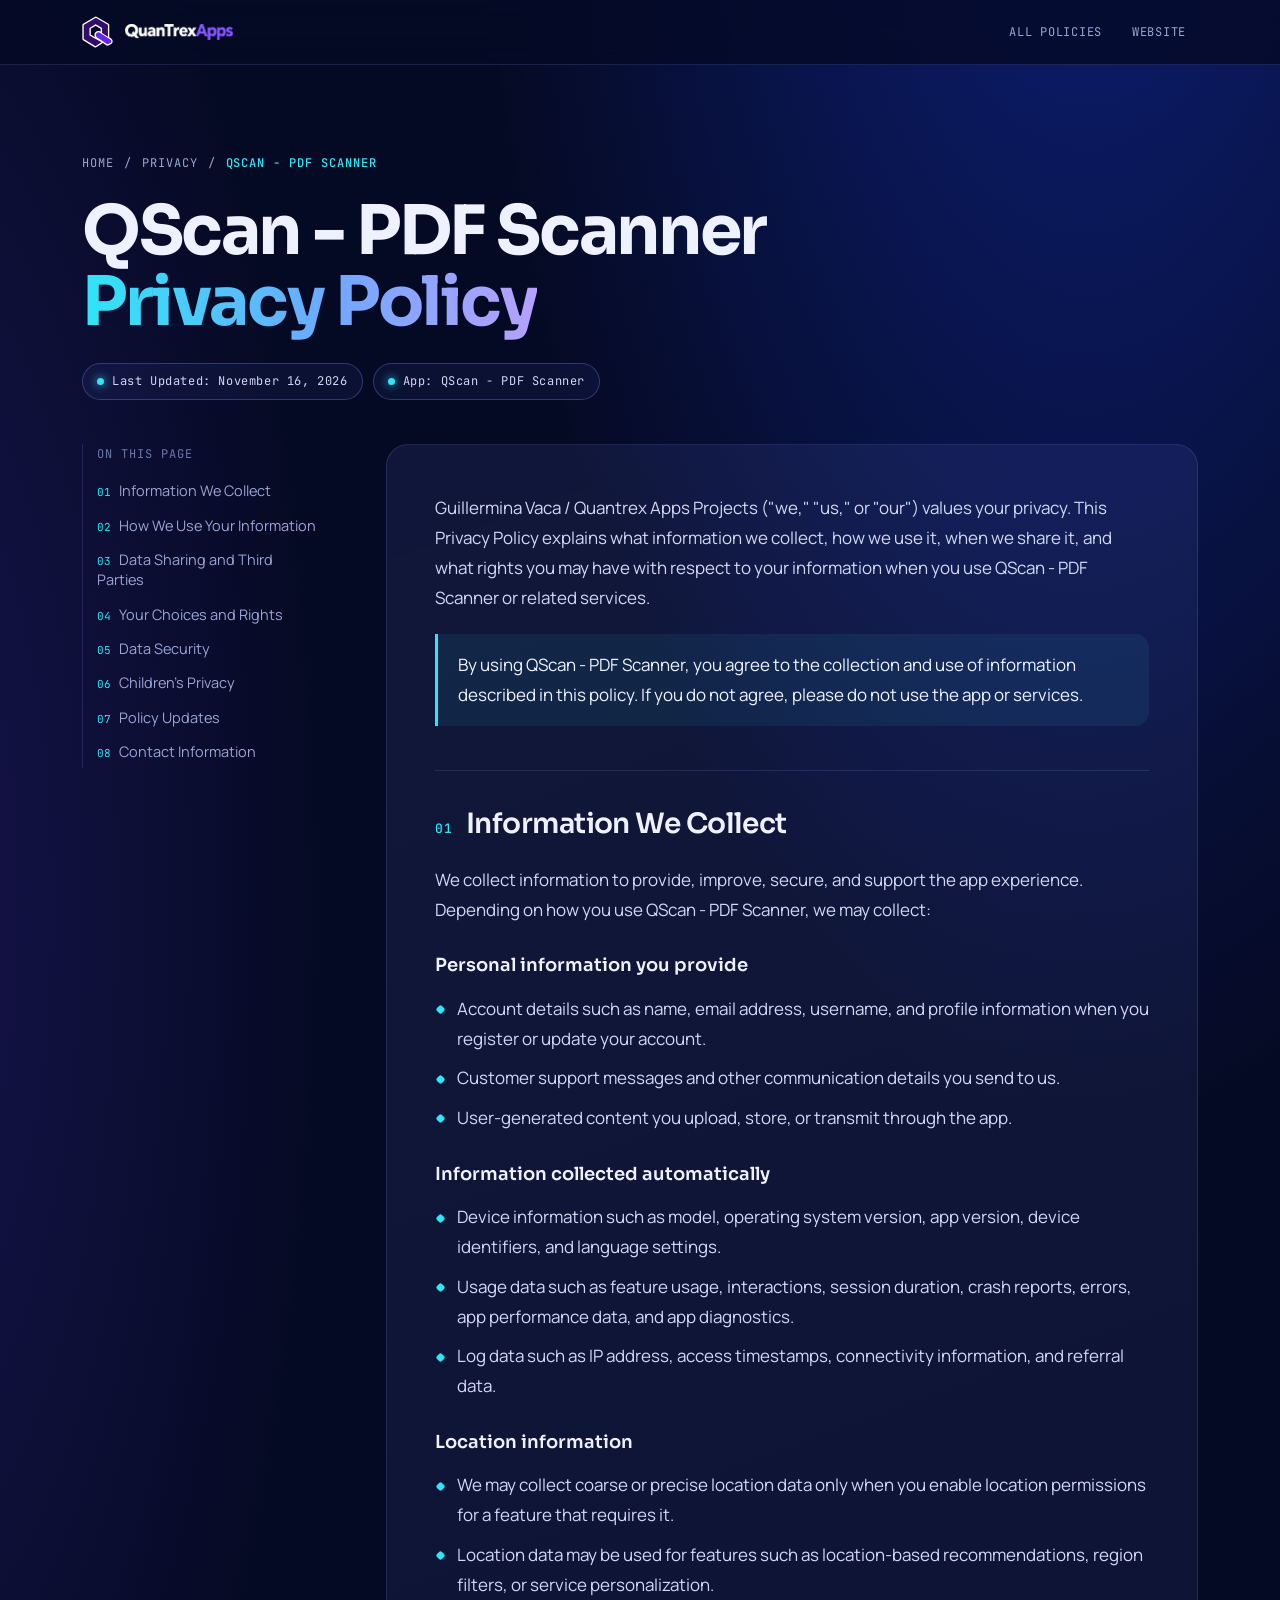
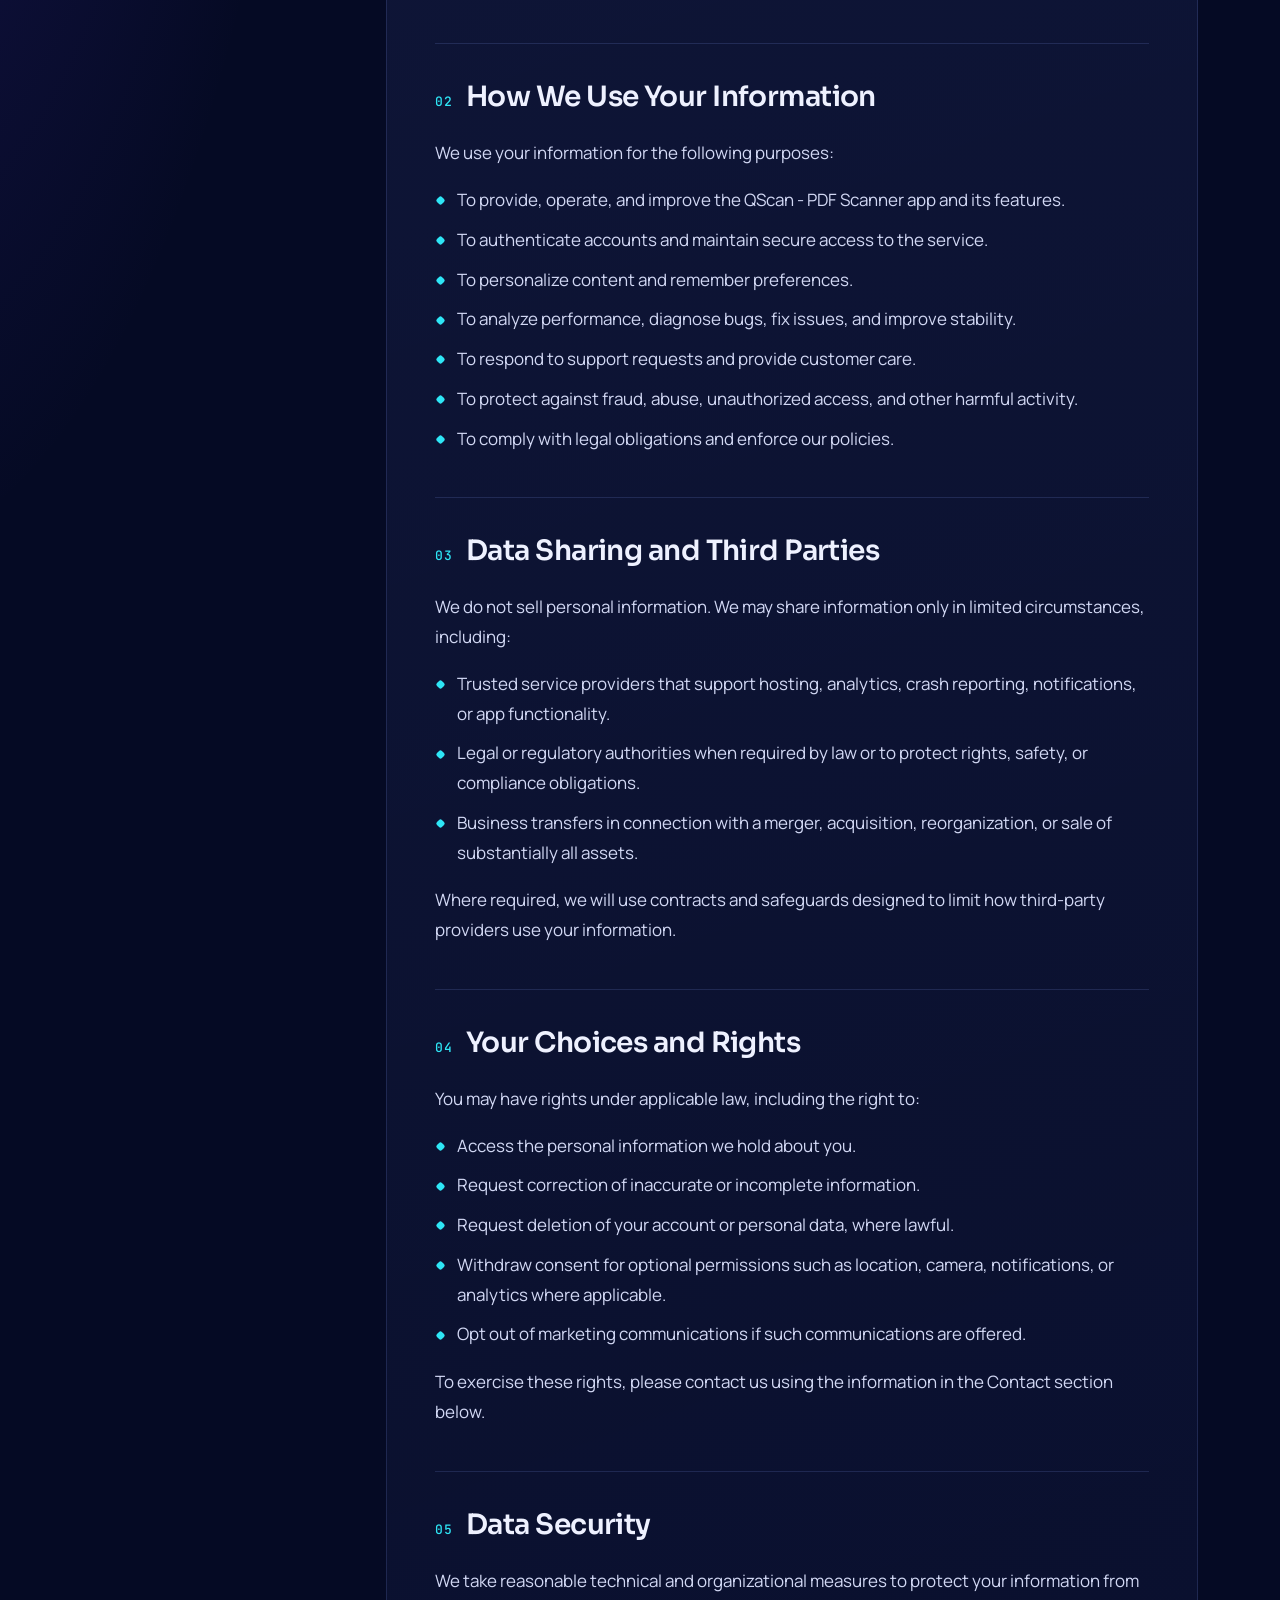
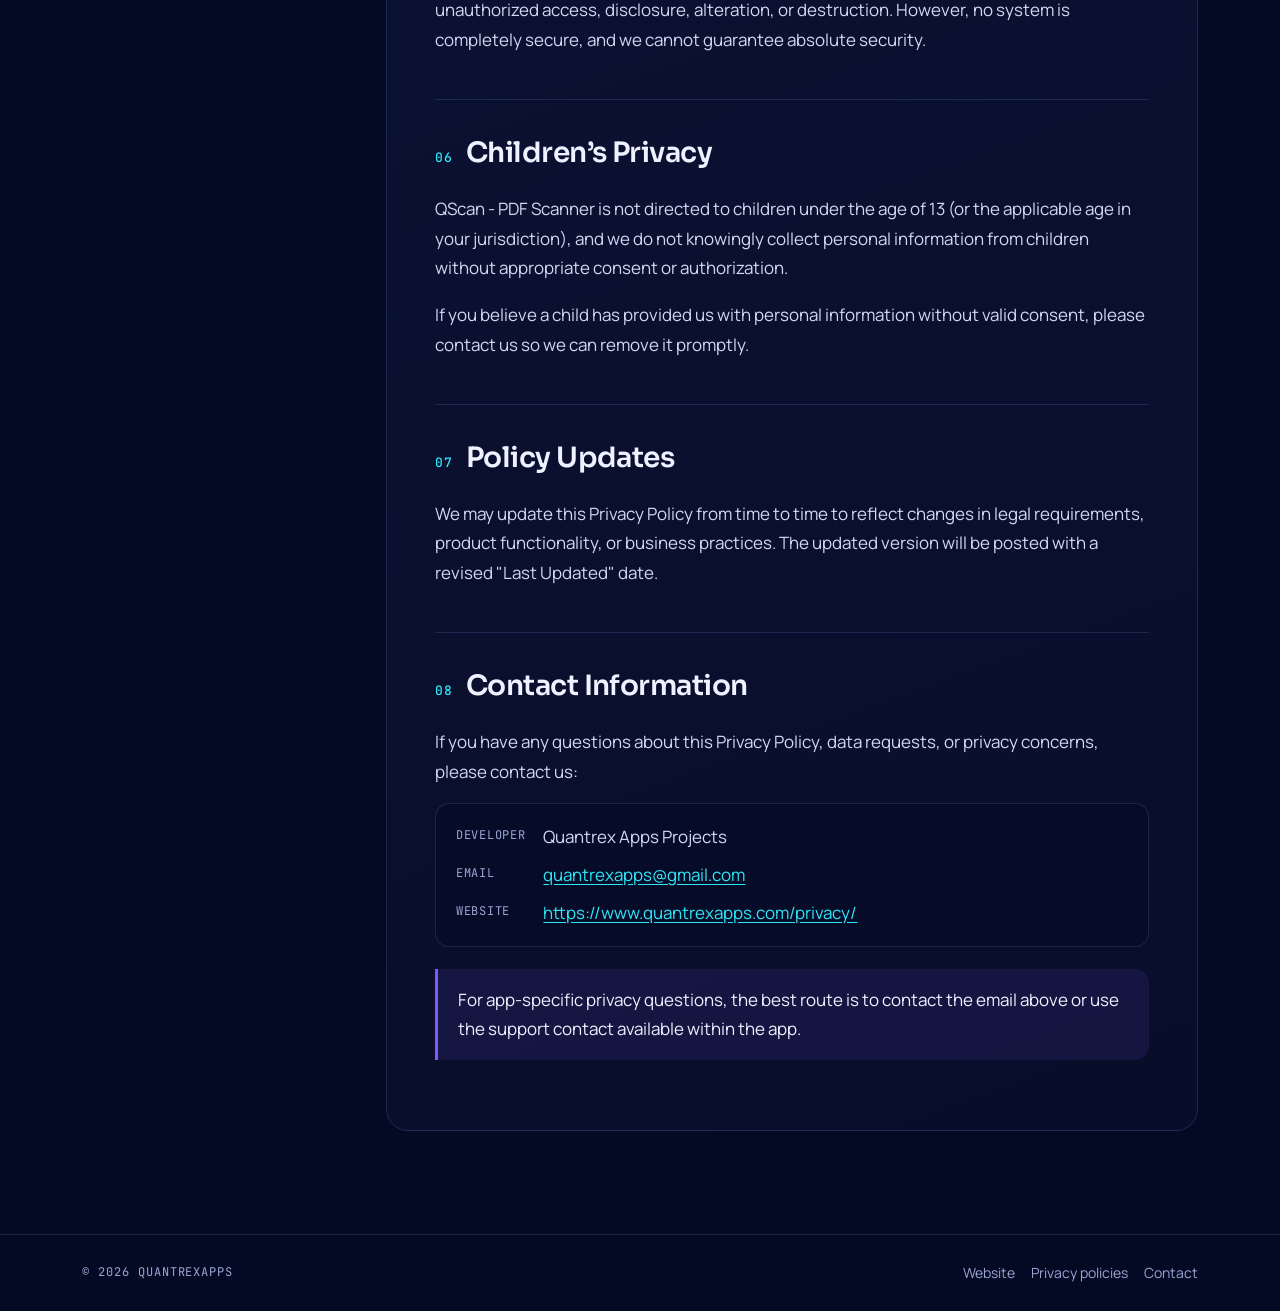
<file: privacy/qscan/index.html>
<!doctype html>
<html lang="en">
<head>
<meta charset="utf-8">
<meta name="viewport" content="width=device-width, initial-scale=1, viewport-fit=cover">
<title>QScan - PDF Scanner Privacy Policy · QuanTrexApps</title>
<meta name="description" content="Privacy Policy for QScan - PDF Scanner and related Quantrex Apps Projects services.">
<link rel="canonical" href="https://www.quantrexapps.com/privacy/qscan/">
<meta name="theme-color" content="#050A24">
<link rel="icon" type="image/svg+xml" href="../../assets/brand/quantrexapps-mark.svg">
<link rel="preconnect" href="https://fonts.googleapis.com">
<link rel="preconnect" href="https://fonts.gstatic.com" crossorigin>
<link rel="stylesheet" href="https://fonts.googleapis.com/css2?family=Sora:wght@400;600;700&family=Manrope:wght@400;500;600&family=JetBrains+Mono:wght@400;500&display=swap">
<link rel="stylesheet" href="../privacy.css">
</head>
<body>
<header class="top">
  <div class="wrap">
    <a class="logo" href="../../" aria-label="QuanTrexApps home">
      <img class="lm" src="../../assets/brand/quantrexapps-mark.svg" alt="">
      <img class="lw" src="../../assets/brand/quantrexapps-wordmark.png" alt="QuanTrexApps">
    </a>
    <nav aria-label="Privacy">
      <a href="../">All policies</a>
      <a class="hide-sm" href="../../">Website</a>
    </nav>
  </div>
</header>

<main>
  <section class="hero">
    <div class="wrap">
      <div>
      <div class="crumb mono"><a href="../../">Home</a><span>/</span><a href="../">Privacy</a><span>/</span><b>QScan - PDF Scanner</b></div>
      <h1>QScan - PDF Scanner<br><span class="grad">Privacy Policy</span></h1>
      <div class="meta"><span class="pill">Last Updated: November 16, 2026</span><span class="pill">App: QScan - PDF Scanner</span></div>
      </div>
    </div>
  </section>

  <div class="wrap doc">
    <nav class="toc" aria-label="On this page">
      <span class="mono">On this page</span>
      <a href="#collect"><span>01</span>Information We Collect</a>
      <a href="#use"><span>02</span>How We Use Your Information</a>
      <a href="#sharing"><span>03</span>Data Sharing and Third Parties</a>
      <a href="#rights"><span>04</span>Your Choices and Rights</a>
      <a href="#security"><span>05</span>Data Security</a>
      <a href="#children"><span>06</span>Children’s Privacy</a>
      <a href="#updates"><span>07</span>Policy Updates</a>
      <a href="#contact"><span>08</span>Contact Information</a>
    </nav>

    <article class="card">
      <p>Guillermina Vaca / Quantrex Apps Projects ("we," "us," or "our") values your privacy. This Privacy Policy explains what information we collect, how we use it, when we share it, and what rights you may have with respect to your information when you use QScan - PDF Scanner or related services.</p>

      <div class="note">
        <p>By using QScan - PDF Scanner, you agree to the collection and use of information described in this policy. If you do not agree, please do not use the app or services.</p>
      </div>

      <h2 id="collect"><span class="n">01</span>Information We Collect</h2>
      <p>We collect information to provide, improve, secure, and support the app experience. Depending on how you use QScan - PDF Scanner, we may collect:</p>

      <h3>Personal information you provide</h3>
      <ul>
        <li>Account details such as name, email address, username, and profile information when you register or update your account.</li>
        <li>Customer support messages and other communication details you send to us.</li>
        <li>User-generated content you upload, store, or transmit through the app.</li>
      </ul>

      <h3>Information collected automatically</h3>
      <ul>
        <li>Device information such as model, operating system version, app version, device identifiers, and language settings.</li>
        <li>Usage data such as feature usage, interactions, session duration, crash reports, errors, app performance data, and app diagnostics.</li>
        <li>Log data such as IP address, access timestamps, connectivity information, and referral data.</li>
      </ul>

      <h3>Location information</h3>
      <ul>
        <li>We may collect coarse or precise location data only when you enable location permissions for a feature that requires it.</li>
        <li>Location data may be used for features such as location-based recommendations, region filters, or service personalization.</li>
      </ul>

      <h2 id="use"><span class="n">02</span>How We Use Your Information</h2>
      <p>We use your information for the following purposes:</p>
      <ul>
        <li>To provide, operate, and improve the QScan - PDF Scanner app and its features.</li>
        <li>To authenticate accounts and maintain secure access to the service.</li>
        <li>To personalize content and remember preferences.</li>
        <li>To analyze performance, diagnose bugs, fix issues, and improve stability.</li>
        <li>To respond to support requests and provide customer care.</li>
        <li>To protect against fraud, abuse, unauthorized access, and other harmful activity.</li>
        <li>To comply with legal obligations and enforce our policies.</li>
      </ul>

      <h2 id="sharing"><span class="n">03</span>Data Sharing and Third Parties</h2>
      <p>We do not sell personal information. We may share information only in limited circumstances, including:</p>
      <ul>
        <li>Trusted service providers that support hosting, analytics, crash reporting, notifications, or app functionality.</li>
        <li>Legal or regulatory authorities when required by law or to protect rights, safety, or compliance obligations.</li>
        <li>Business transfers in connection with a merger, acquisition, reorganization, or sale of substantially all assets.</li>
      </ul>
      <p>Where required, we will use contracts and safeguards designed to limit how third-party providers use your information.</p>

      <h2 id="rights"><span class="n">04</span>Your Choices and Rights</h2>
      <p>You may have rights under applicable law, including the right to:</p>
      <ul>
        <li>Access the personal information we hold about you.</li>
        <li>Request correction of inaccurate or incomplete information.</li>
        <li>Request deletion of your account or personal data, where lawful.</li>
        <li>Withdraw consent for optional permissions such as location, camera, notifications, or analytics where applicable.</li>
        <li>Opt out of marketing communications if such communications are offered.</li>
      </ul>
      <p>To exercise these rights, please contact us using the information in the Contact section below.</p>

      <h2 id="security"><span class="n">05</span>Data Security</h2>
      <p>We take reasonable technical and organizational measures to protect your information from unauthorized access, disclosure, alteration, or destruction. However, no system is completely secure, and we cannot guarantee absolute security.</p>

      <h2 id="children"><span class="n">06</span>Children’s Privacy</h2>
      <p>QScan - PDF Scanner is not directed to children under the age of 13 (or the applicable age in your jurisdiction), and we do not knowingly collect personal information from children without appropriate consent or authorization.</p>
      <p>If you believe a child has provided us with personal information without valid consent, please contact us so we can remove it promptly.</p>

      <h2 id="updates"><span class="n">07</span>Policy Updates</h2>
      <p>We may update this Privacy Policy from time to time to reflect changes in legal requirements, product functionality, or business practices. The updated version will be posted with a revised "Last Updated" date.</p>

      <h2 id="contact"><span class="n">08</span>Contact Information</h2>
      <p>If you have any questions about this Privacy Policy, data requests, or privacy concerns, please contact us:</p>
      <dl class="contact">
        <dt>Developer</dt><dd>Quantrex Apps Projects</dd>
        <dt>Email</dt><dd><a href="mailto:quantrexapps@gmail.com">quantrexapps@gmail.com</a></dd>
        <dt>Website</dt><dd><a href="https://www.quantrexapps.com/privacy/">https://www.quantrexapps.com/privacy/</a></dd>
      </dl>

      <div class="warn">
        <p>For app-specific privacy questions, the best route is to contact the email above or use the support contact available within the app.</p>
      </div>
    </article>
  </div>
</main>

<footer>
  <div class="wrap">
    <span class="mono">© 2026 QuanTrexApps</span>
    <nav aria-label="Footer"><a href="../../">Website</a><a href="../">Privacy policies</a><a href="../../#contact">Contact</a></nav>
  </div>
</footer>
</body>
</html>
</file>
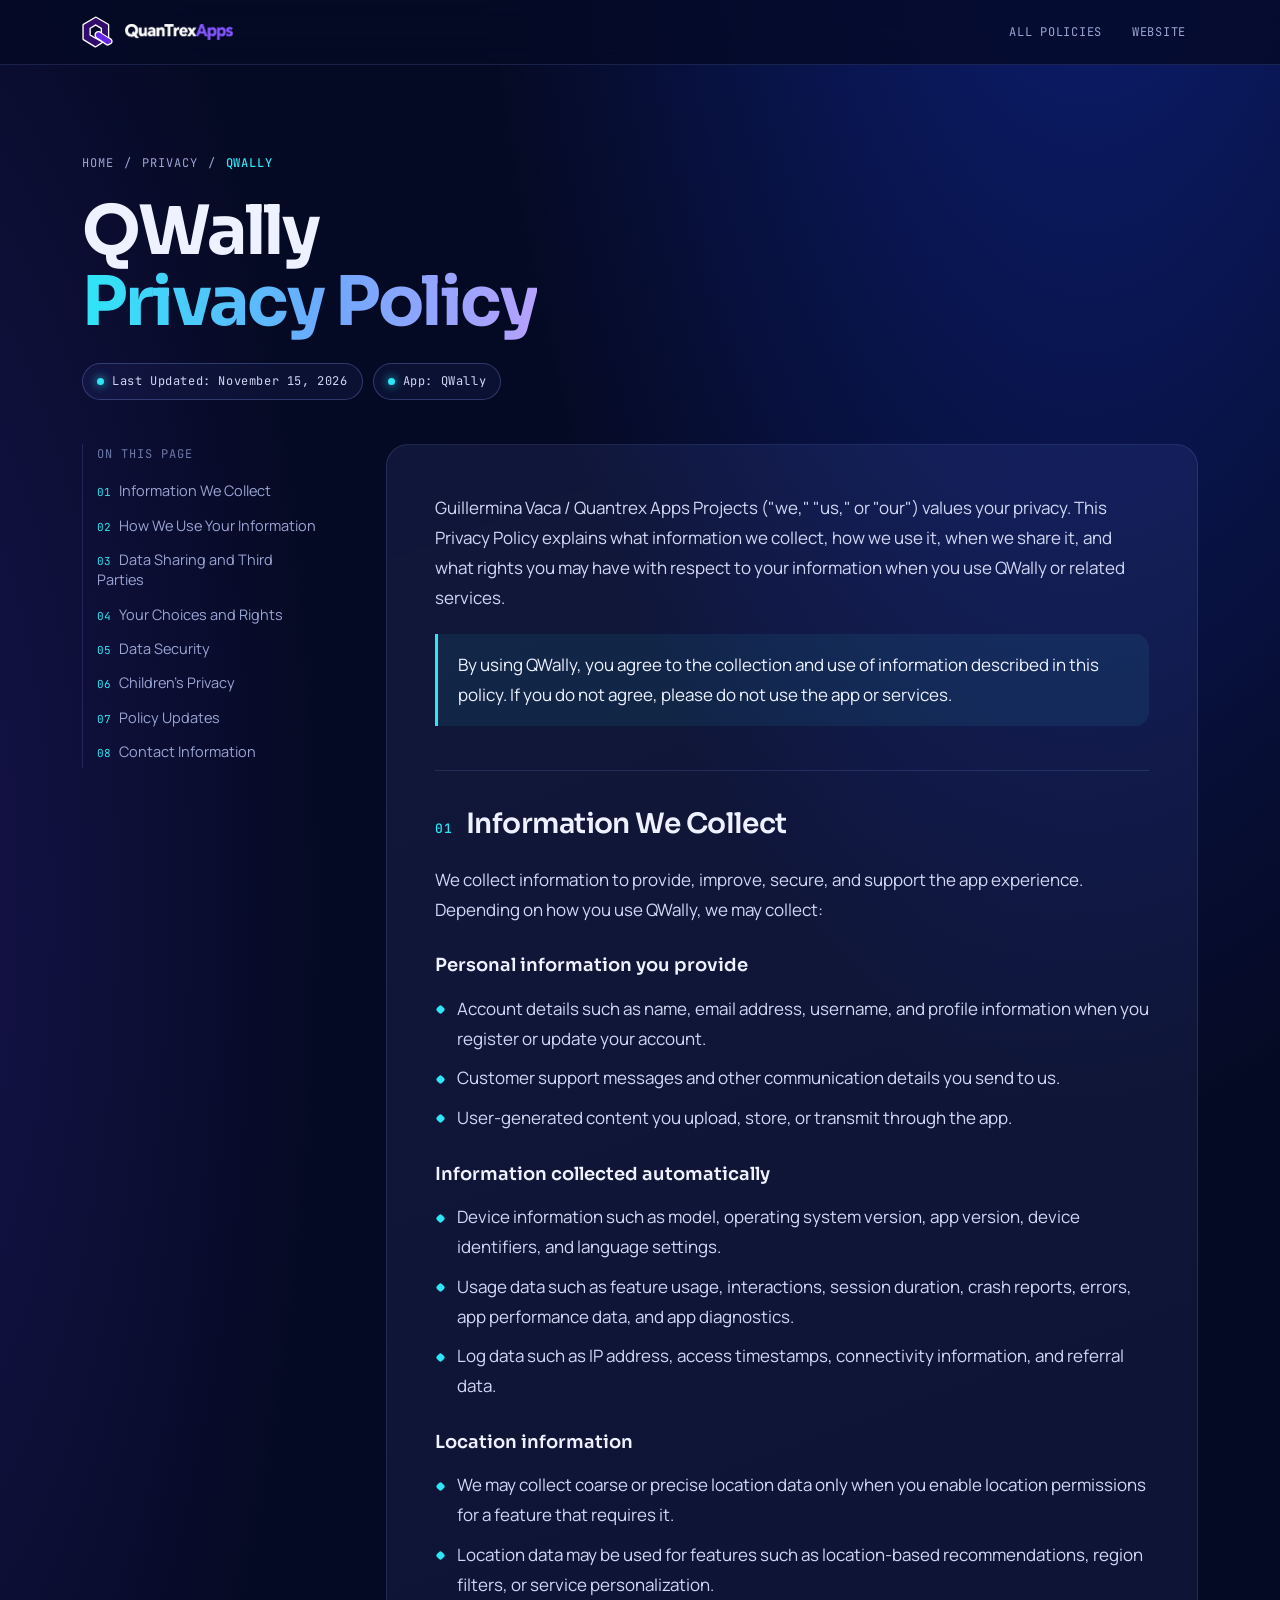
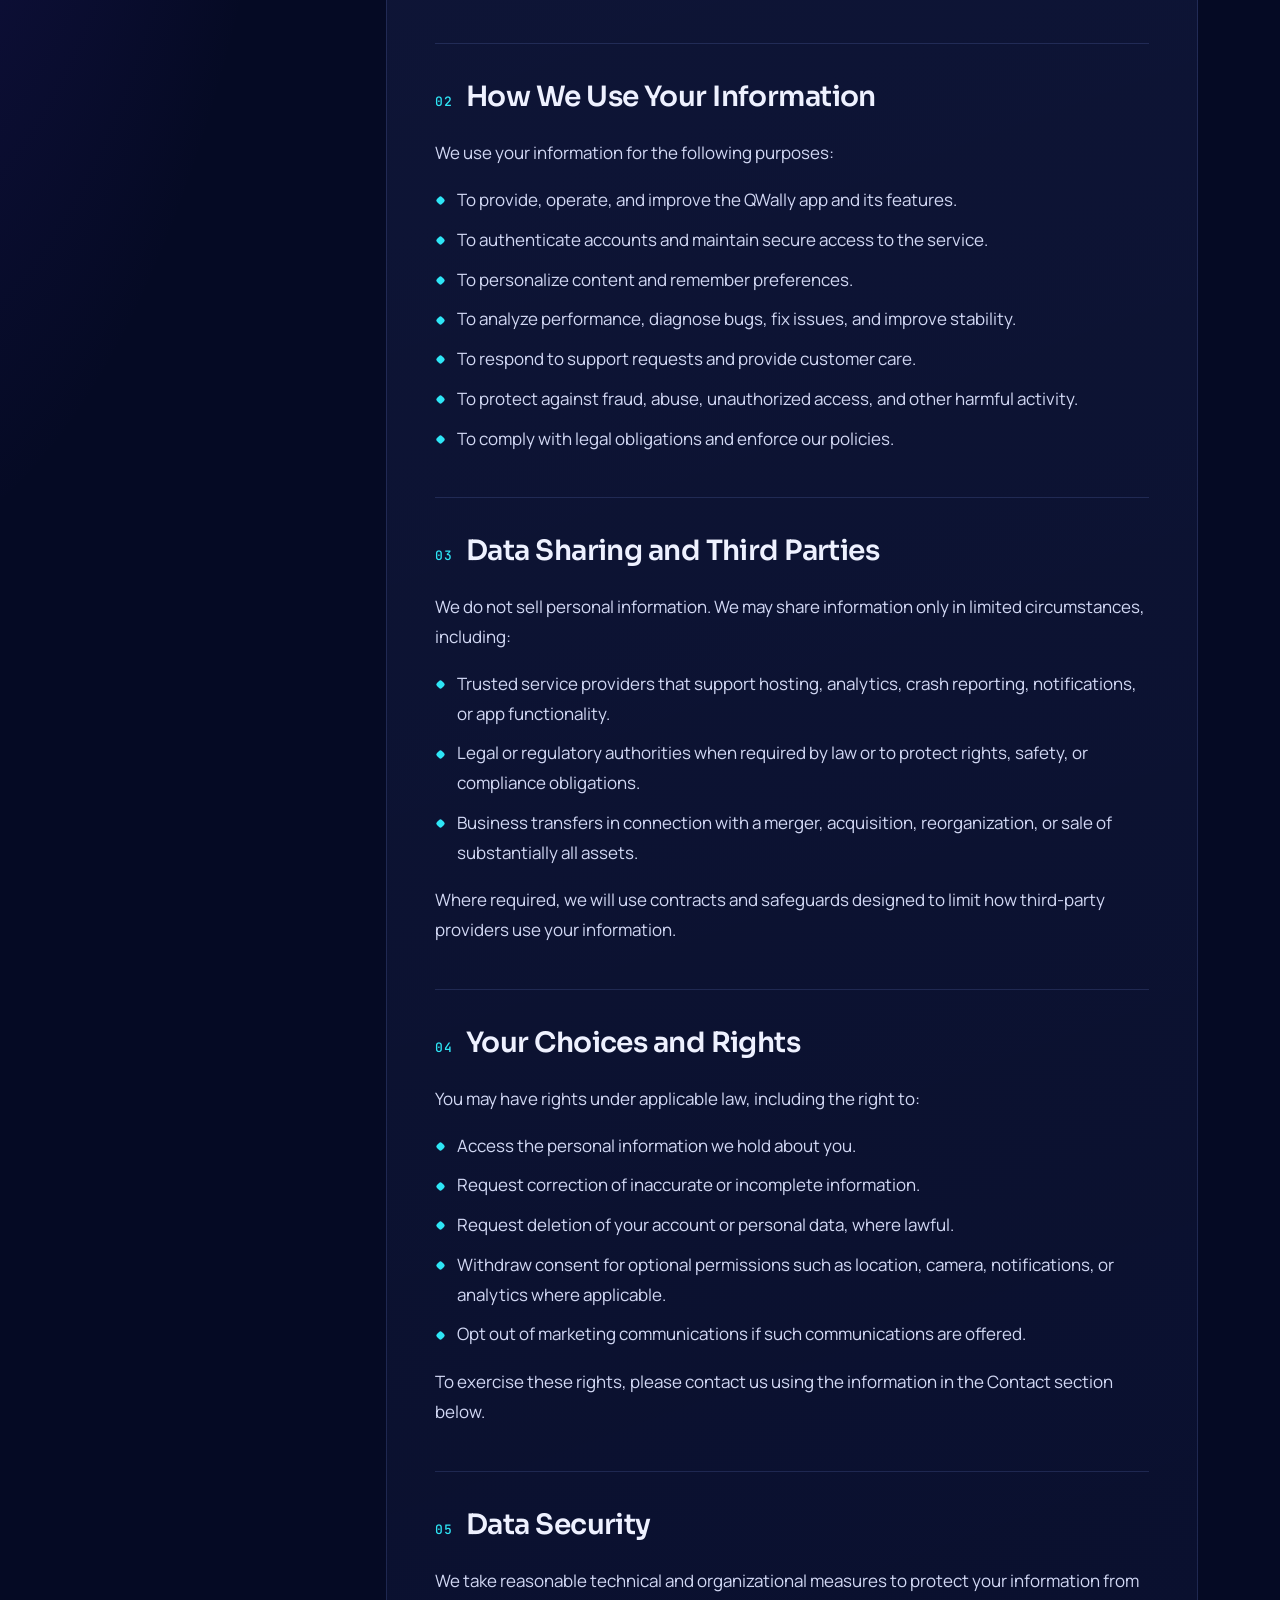
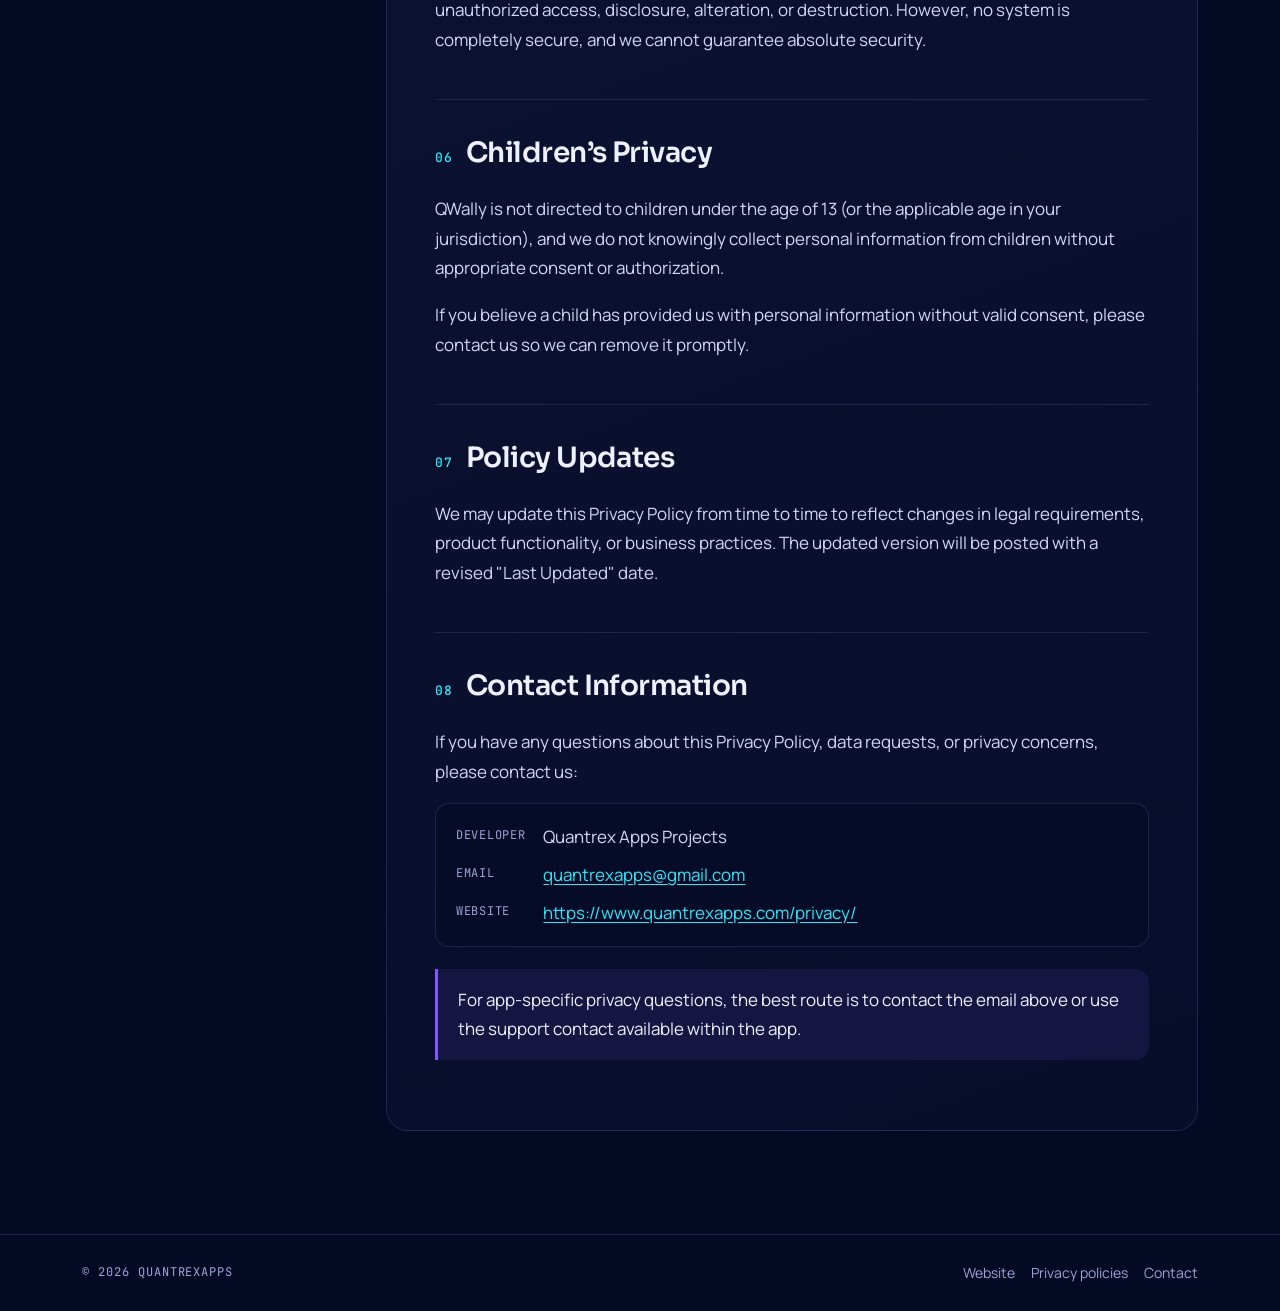
<file: privacy/qwally/index.html>
<!doctype html>
<html lang="en">
<head>
<meta charset="utf-8">
<meta name="viewport" content="width=device-width, initial-scale=1, viewport-fit=cover">
<title>QWally Privacy Policy · QuanTrexApps</title>
<meta name="description" content="Privacy Policy for QWally and related Quantrex Apps Projects services.">
<link rel="canonical" href="https://www.quantrexapps.com/privacy/qwally/">
<meta name="theme-color" content="#050A24">
<link rel="icon" type="image/svg+xml" href="../../assets/brand/quantrexapps-mark.svg">
<link rel="preconnect" href="https://fonts.googleapis.com">
<link rel="preconnect" href="https://fonts.gstatic.com" crossorigin>
<link rel="stylesheet" href="https://fonts.googleapis.com/css2?family=Sora:wght@400;600;700&family=Manrope:wght@400;500;600&family=JetBrains+Mono:wght@400;500&display=swap">
<link rel="stylesheet" href="../privacy.css">
</head>
<body>
<header class="top">
  <div class="wrap">
    <a class="logo" href="../../" aria-label="QuanTrexApps home">
      <img class="lm" src="../../assets/brand/quantrexapps-mark.svg" alt="">
      <img class="lw" src="../../assets/brand/quantrexapps-wordmark.png" alt="QuanTrexApps">
    </a>
    <nav aria-label="Privacy">
      <a href="../">All policies</a>
      <a class="hide-sm" href="../../">Website</a>
    </nav>
  </div>
</header>

<main>
  <section class="hero">
    <div class="wrap">
      <div>
      <div class="crumb mono"><a href="../../">Home</a><span>/</span><a href="../">Privacy</a><span>/</span><b>QWally</b></div>
      <h1>QWally<br><span class="grad">Privacy Policy</span></h1>
      <div class="meta"><span class="pill">Last Updated: November 15, 2026</span><span class="pill">App: QWally</span></div>
      </div>
    </div>
  </section>

  <div class="wrap doc">
    <nav class="toc" aria-label="On this page">
      <span class="mono">On this page</span>
      <a href="#collect"><span>01</span>Information We Collect</a>
      <a href="#use"><span>02</span>How We Use Your Information</a>
      <a href="#sharing"><span>03</span>Data Sharing and Third Parties</a>
      <a href="#rights"><span>04</span>Your Choices and Rights</a>
      <a href="#security"><span>05</span>Data Security</a>
      <a href="#children"><span>06</span>Children’s Privacy</a>
      <a href="#updates"><span>07</span>Policy Updates</a>
      <a href="#contact"><span>08</span>Contact Information</a>
    </nav>

    <article class="card">
      <p>Guillermina Vaca / Quantrex Apps Projects ("we," "us," or "our") values your privacy. This Privacy Policy explains what information we collect, how we use it, when we share it, and what rights you may have with respect to your information when you use QWally or related services.</p>

      <div class="note">
        <p>By using QWally, you agree to the collection and use of information described in this policy. If you do not agree, please do not use the app or services.</p>
      </div>

      <h2 id="collect"><span class="n">01</span>Information We Collect</h2>
      <p>We collect information to provide, improve, secure, and support the app experience. Depending on how you use QWally, we may collect:</p>

      <h3>Personal information you provide</h3>
      <ul>
        <li>Account details such as name, email address, username, and profile information when you register or update your account.</li>
        <li>Customer support messages and other communication details you send to us.</li>
        <li>User-generated content you upload, store, or transmit through the app.</li>
      </ul>

      <h3>Information collected automatically</h3>
      <ul>
        <li>Device information such as model, operating system version, app version, device identifiers, and language settings.</li>
        <li>Usage data such as feature usage, interactions, session duration, crash reports, errors, app performance data, and app diagnostics.</li>
        <li>Log data such as IP address, access timestamps, connectivity information, and referral data.</li>
      </ul>

      <h3>Location information</h3>
      <ul>
        <li>We may collect coarse or precise location data only when you enable location permissions for a feature that requires it.</li>
        <li>Location data may be used for features such as location-based recommendations, region filters, or service personalization.</li>
      </ul>

      <h2 id="use"><span class="n">02</span>How We Use Your Information</h2>
      <p>We use your information for the following purposes:</p>
      <ul>
        <li>To provide, operate, and improve the QWally app and its features.</li>
        <li>To authenticate accounts and maintain secure access to the service.</li>
        <li>To personalize content and remember preferences.</li>
        <li>To analyze performance, diagnose bugs, fix issues, and improve stability.</li>
        <li>To respond to support requests and provide customer care.</li>
        <li>To protect against fraud, abuse, unauthorized access, and other harmful activity.</li>
        <li>To comply with legal obligations and enforce our policies.</li>
      </ul>

      <h2 id="sharing"><span class="n">03</span>Data Sharing and Third Parties</h2>
      <p>We do not sell personal information. We may share information only in limited circumstances, including:</p>
      <ul>
        <li>Trusted service providers that support hosting, analytics, crash reporting, notifications, or app functionality.</li>
        <li>Legal or regulatory authorities when required by law or to protect rights, safety, or compliance obligations.</li>
        <li>Business transfers in connection with a merger, acquisition, reorganization, or sale of substantially all assets.</li>
      </ul>
      <p>Where required, we will use contracts and safeguards designed to limit how third-party providers use your information.</p>

      <h2 id="rights"><span class="n">04</span>Your Choices and Rights</h2>
      <p>You may have rights under applicable law, including the right to:</p>
      <ul>
        <li>Access the personal information we hold about you.</li>
        <li>Request correction of inaccurate or incomplete information.</li>
        <li>Request deletion of your account or personal data, where lawful.</li>
        <li>Withdraw consent for optional permissions such as location, camera, notifications, or analytics where applicable.</li>
        <li>Opt out of marketing communications if such communications are offered.</li>
      </ul>
      <p>To exercise these rights, please contact us using the information in the Contact section below.</p>

      <h2 id="security"><span class="n">05</span>Data Security</h2>
      <p>We take reasonable technical and organizational measures to protect your information from unauthorized access, disclosure, alteration, or destruction. However, no system is completely secure, and we cannot guarantee absolute security.</p>

      <h2 id="children"><span class="n">06</span>Children’s Privacy</h2>
      <p>QWally is not directed to children under the age of 13 (or the applicable age in your jurisdiction), and we do not knowingly collect personal information from children without appropriate consent or authorization.</p>
      <p>If you believe a child has provided us with personal information without valid consent, please contact us so we can remove it promptly.</p>

      <h2 id="updates"><span class="n">07</span>Policy Updates</h2>
      <p>We may update this Privacy Policy from time to time to reflect changes in legal requirements, product functionality, or business practices. The updated version will be posted with a revised "Last Updated" date.</p>

      <h2 id="contact"><span class="n">08</span>Contact Information</h2>
      <p>If you have any questions about this Privacy Policy, data requests, or privacy concerns, please contact us:</p>
      <dl class="contact">
        <dt>Developer</dt><dd>Quantrex Apps Projects</dd>
        <dt>Email</dt><dd><a href="mailto:quantrexapps@gmail.com">quantrexapps@gmail.com</a></dd>
        <dt>Website</dt><dd><a href="https://www.quantrexapps.com/privacy/">https://www.quantrexapps.com/privacy/</a></dd>
      </dl>

      <div class="warn">
        <p>For app-specific privacy questions, the best route is to contact the email above or use the support contact available within the app.</p>
      </div>
    </article>
  </div>
</main>

<footer>
  <div class="wrap">
    <span class="mono">© 2026 QuanTrexApps</span>
    <nav aria-label="Footer"><a href="../../">Website</a><a href="../">Privacy policies</a><a href="../../#contact">Contact</a></nav>
  </div>
</footer>
</body>
</html>
</file>
<file: privacy/privacy.css>
/* QuanTrexApps privacy policies: shared styles for /privacy/ and every /privacy/<app>/ page.
   Blue Edition palette and fonts, tuned for long-form reading. Single committed dark look. */
:root{
  --bg:#050A24; --bg-2:#081135; --panel:rgba(96,120,255,.07); --panel-2:rgba(96,120,255,.12);
  --line:rgba(140,160,255,.16); --line-2:rgba(140,160,255,.28);
  --fg:#EEF1FF; --text:#D2D8F4; --mute:#9AA5D4; --mute-2:#6D78A8;
  --violet:#8456FF; --violet-2:#B7A1FF; --cyan:#2EE6F6; --blue:#2D5BFF;
  --f-display:"Sora","Segoe UI",system-ui,sans-serif;
  --f-body:"Manrope",system-ui,-apple-system,"Segoe UI",sans-serif;
  --f-mono:"JetBrains Mono",ui-monospace,SFMono-Regular,Menlo,Consolas,monospace;
  --gut:max(16px, env(safe-area-inset-left, 0px)); --gut-r:max(16px, env(safe-area-inset-right, 0px));
  color-scheme:dark;
}
*{box-sizing:border-box}
html,body{margin:0}
html{scroll-behavior:smooth}
@media (prefers-reduced-motion:reduce){html{scroll-behavior:auto}}
body{background:var(--bg);color:var(--text);font-family:var(--f-body);font-size:17px;line-height:1.75;-webkit-font-smoothing:antialiased;
  background-image:radial-gradient(ellipse 70% 50% at 85% -10%,rgba(21,52,200,.55),transparent 70%),radial-gradient(ellipse 50% 40% at -10% 20%,rgba(90,61,232,.22),transparent 70%);background-repeat:no-repeat}
a{color:var(--cyan);text-underline-offset:3px}
a:hover{color:#fff}
:focus-visible{outline:2px solid var(--cyan);outline-offset:3px;border-radius:4px}
.wrap{max-width:1180px;margin:0 auto;padding-left:var(--gut);padding-right:var(--gut-r)}
@media(min-width:760px){.wrap{padding-left:max(32px,env(safe-area-inset-left,0px));padding-right:max(32px,env(safe-area-inset-right,0px))}}
.mono{font-family:var(--f-mono);font-size:12px;letter-spacing:.08em;text-transform:uppercase}

/* header */
.top{position:sticky;top:0;z-index:20;background:rgba(5,10,36,.78);backdrop-filter:blur(14px);-webkit-backdrop-filter:blur(14px);border-bottom:1px solid var(--line);padding-top:env(safe-area-inset-top,0px)}
.top .wrap{display:flex;align-items:center;justify-content:space-between;gap:16px;height:64px}
.logo{display:flex;align-items:center;gap:12px;text-decoration:none;flex:none}
.logo .lm{height:32px;width:auto;display:block}
.logo .lw{height:16px;width:auto;display:block}
.top nav{display:flex;gap:6px;flex-wrap:wrap;justify-content:flex-end}
.top nav a{font-family:var(--f-mono);font-size:12px;letter-spacing:.06em;text-transform:uppercase;text-decoration:none;color:var(--mute);padding:8px 12px;border-radius:999px}
.top nav a:hover,.top nav a[aria-current]{color:var(--fg);background:var(--panel-2)}
@media(max-width:520px){.logo .lw{height:13px}.logo{gap:8px}.top nav a.hide-sm{display:none}}

/* hero */
.hero{padding-block:clamp(48px,7vw,88px) clamp(28px,4vw,44px)}
.crumb{display:flex;gap:10px;flex-wrap:wrap;color:var(--mute);margin-bottom:22px}
.crumb a{color:var(--mute);text-decoration:none}.crumb a:hover{color:var(--fg)}.crumb b{color:var(--cyan);font-weight:500}
h1,h2,h3{font-family:var(--f-display);color:var(--fg);margin:0;text-wrap:balance}
h1{font-size:clamp(38px,5.4vw,68px);font-weight:700;line-height:1.04;letter-spacing:-.035em}
h1 .grad,.grad{background:linear-gradient(92deg,var(--cyan),#6FA8FF 55%,var(--violet-2));-webkit-background-clip:text;background-clip:text;color:transparent}
.lede{font-size:clamp(18px,1.6vw,20px);color:#C9D0F0;max-width:62ch;margin:18px 0 0}
.meta{display:flex;flex-wrap:wrap;gap:10px;margin-top:26px}
.pill{display:inline-flex;align-items:center;gap:8px;font-family:var(--f-mono);font-size:12px;letter-spacing:.05em;color:var(--text);border:1px solid var(--line-2);background:var(--panel);border-radius:999px;padding:7px 14px}
.pill::before{content:"";width:7px;height:7px;border-radius:50%;background:var(--cyan);box-shadow:0 0 10px var(--cyan)}

/* policy layout */
.doc{display:grid;grid-template-columns:240px minmax(0,1fr);gap:clamp(28px,5vw,64px);align-items:start;padding-bottom:clamp(64px,8vw,110px)}
.toc{position:sticky;top:88px;display:flex;flex-direction:column;gap:2px;border-left:1px solid var(--line);padding-left:14px}
.toc .mono{color:var(--mute-2);margin-bottom:8px}
.toc a{color:var(--mute);text-decoration:none;font-size:14.5px;line-height:1.4;padding:6px 0}
.toc a:hover{color:var(--fg)}
.toc a span{font-family:var(--f-mono);font-size:11px;color:var(--cyan);margin-right:8px}
.card{background:linear-gradient(160deg,rgba(120,140,255,.10),rgba(120,140,255,.03));border:1px solid var(--line);border-radius:22px;padding:clamp(22px,4vw,48px);min-width:0}
.card > p:first-child{margin-top:0}
.card h2{font-size:clamp(22px,2.4vw,28px);font-weight:600;letter-spacing:-.02em;margin-top:44px;padding-top:28px;border-top:1px solid var(--line);display:flex;gap:14px;align-items:baseline;scroll-margin-top:88px}
.card h2 .n{font-family:var(--f-mono);font-size:13px;font-weight:500;color:var(--cyan);letter-spacing:.04em;flex:none}
.card h3{font-size:18px;font-weight:600;margin-top:26px;color:var(--fg)}
.card p,.card li{max-width:72ch}
.card ul{padding-left:0;list-style:none;margin:12px 0 18px;display:grid;gap:10px}
.card li{position:relative;padding-left:22px}
.card li::before{content:"";position:absolute;left:2px;top:.72em;width:7px;height:7px;border-radius:2px;background:var(--cyan);transform:rotate(45deg)}
/* second-language version inside a policy card (e.g. QPlanta's Spanish version) */
.card h2.lang-head{margin-top:72px;padding-top:40px;border-top:2px solid var(--violet);font-size:clamp(26px,3vw,36px);display:block}
.card .es-date{color:var(--cyan);margin:12px 0 22px}
.pill a{color:inherit;text-decoration:none}.pill a:hover{color:#fff}
.note,.warn{border-radius:0 14px 14px 0;padding:16px 20px;margin:22px 0}
.note{background:rgba(46,230,246,.07);border-left:3px solid var(--cyan)}
.warn{background:rgba(132,86,255,.10);border-left:3px solid var(--violet)}
.note p,.warn p{margin:0;color:var(--fg)}
.contact{display:grid;grid-template-columns:auto 1fr;gap:8px 18px;margin:16px 0 0;padding:18px 20px;border:1px solid var(--line);border-radius:14px;background:rgba(5,10,36,.45)}
.contact dt{font-family:var(--f-mono);font-size:12px;letter-spacing:.06em;text-transform:uppercase;color:var(--mute);padding-top:3px}
.contact dd{margin:0;word-break:break-word}
@media(max-width:900px){.doc{grid-template-columns:1fr}.toc{position:static;border-left:0;padding-left:0;flex-direction:row;flex-wrap:wrap;gap:6px}
  .toc .mono{width:100%}.toc a{border:1px solid var(--line);border-radius:999px;padding:6px 12px;font-size:13px}}
@media(max-width:480px){.contact{grid-template-columns:1fr;gap:2px}.contact dd{margin-bottom:10px}}

/* hub */
.apps{display:grid;grid-template-columns:repeat(auto-fill,minmax(300px,1fr));gap:14px;padding-bottom:clamp(64px,8vw,110px)}
.app{display:flex;flex-direction:column;gap:12px;padding:26px;border:1px solid var(--line);border-radius:20px;background:linear-gradient(160deg,rgba(120,140,255,.12),rgba(120,140,255,.04));text-decoration:none;color:var(--text);transition:transform .25s,border-color .25s,box-shadow .25s;min-width:0}
.app:hover{transform:translateY(-3px);border-color:var(--line-2);box-shadow:0 20px 50px rgba(20,30,120,.45);color:var(--text)}
.app .ic{width:52px;height:52px;border-radius:14px;display:grid;place-items:center;background:linear-gradient(135deg,rgba(46,230,246,.18),rgba(132,86,255,.24));border:1px solid var(--line-2);font-family:var(--f-display);font-weight:700;font-size:22px;color:var(--fg)}
.app h2{font-size:24px;font-weight:600;letter-spacing:-.02em}
.app p{margin:0;color:var(--mute);font-size:15.5px}
.app .go{margin-top:auto;padding-top:12px;border-top:1px solid var(--line);font-family:var(--f-mono);font-size:12px;letter-spacing:.06em;text-transform:uppercase;color:var(--violet-2)}
.app .mono{color:var(--cyan)}


/* footer */
footer{border-top:1px solid var(--line);color:var(--mute);font-size:14px}
footer .wrap{display:flex;justify-content:space-between;align-items:center;gap:16px;flex-wrap:wrap;padding-block:26px calc(26px + env(safe-area-inset-bottom,0px))}
footer a{color:var(--mute);text-decoration:none}footer a:hover{color:var(--fg)}
footer nav{display:flex;gap:16px;flex-wrap:wrap}

@media print{
  :root{--bg:#fff;--fg:#111;--text:#222;--mute:#555;--line:#ddd}
  body{background:#fff;color:#222}.top,.toc,footer nav,.crumb{display:none}
  .card{border:0;background:none;padding:0}h1 .grad,.grad{color:#111;background:none}
  .note,.warn{background:#f4f4f4}.card h2 .n{color:#555}.card li::before{background:#555}a{color:#111}
}
</file>
